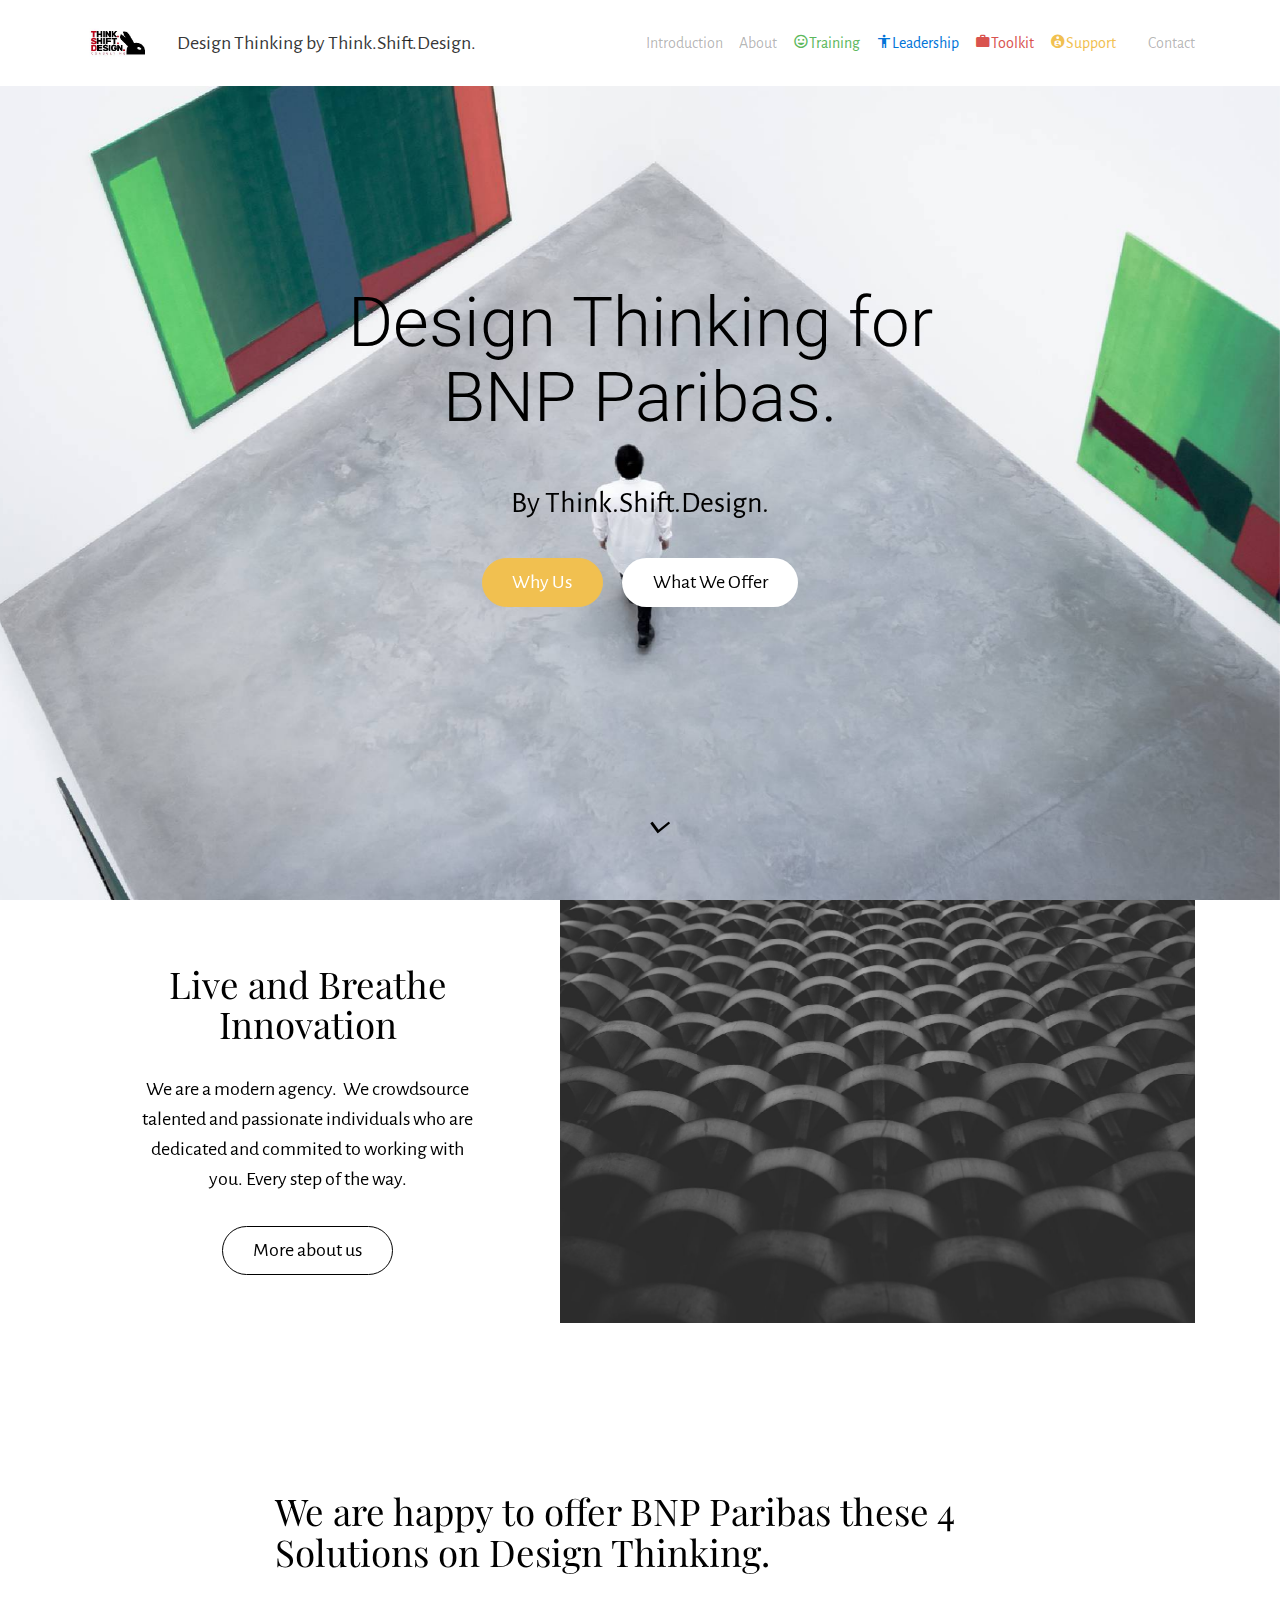
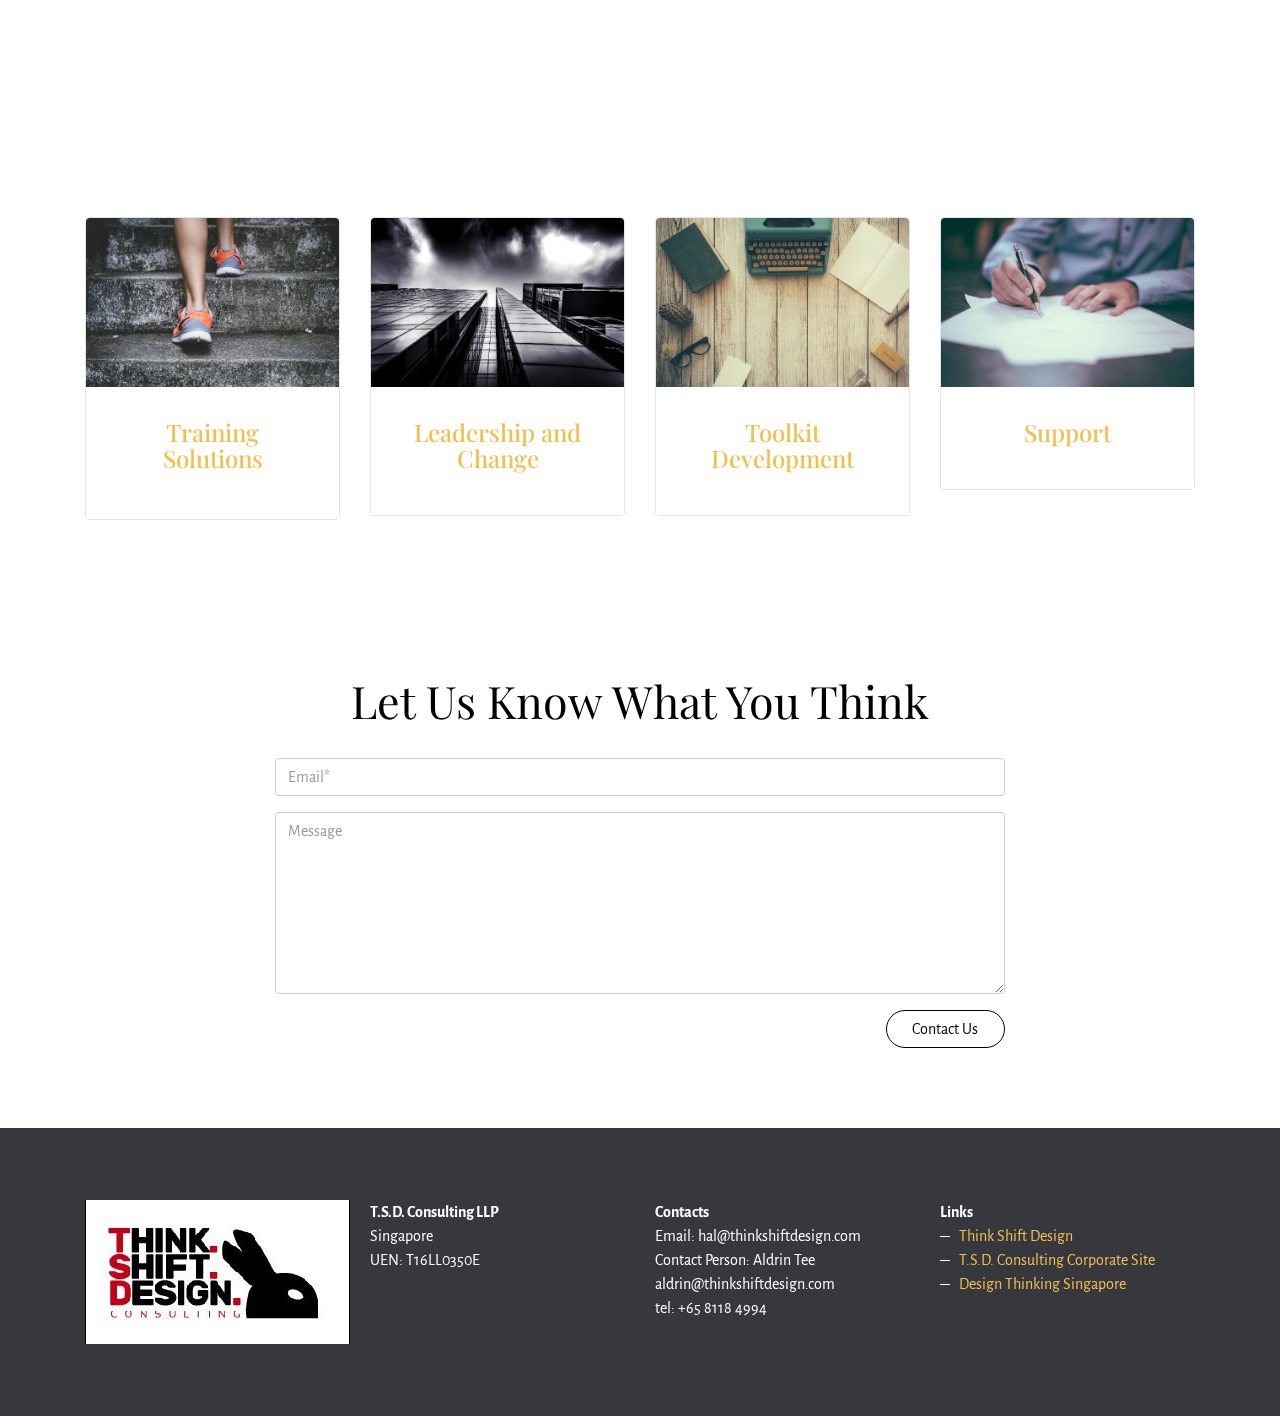
<file: index.html>
<!DOCTYPE html>
<html>
<head>
  <!-- Site made with Mobirise Website Builder v3.10.3, https://mobirise.com -->
  <meta charset="UTF-8">
  <meta http-equiv="X-UA-Compatible" content="IE=edge">
  <meta name="generator" content="Mobirise v3.10.3, mobirise.com">
  <meta name="viewport" content="width=device-width, initial-scale=1">
  <link rel="shortcut icon" href="assets/images/tsd-logo-01-whitered-236x128-18.jpg" type="image/x-icon">
  <meta name="description" content="">
  
  <link rel="stylesheet" href="https://fonts.googleapis.com/css?family=Playfair+Display:400,700&subset=latin,cyrillic">
  <link rel="stylesheet" href="https://fonts.googleapis.com/css?family=Alegreya+Sans:400,700&subset=latin,vietnamese,latin-ext">
  <link rel="stylesheet" href="assets/bootstrap-material-design-font/css/material.css">
  <link rel="stylesheet" href="assets/font-awesome/css/font-awesome.min.css">
  <link rel="stylesheet" href="assets/tether/tether.min.css">
  <link rel="stylesheet" href="assets/bootstrap/css/bootstrap.min.css">
  <link rel="stylesheet" href="assets/font-awesome/css/font-awesome.min.css">
  <link rel="stylesheet" href="assets/puritym/css/style.css">
  <link rel="stylesheet" href="assets/mobirise/css/mbr-additional.css" type="text/css">
  
  
  
</head>
<body>
<nav class="navbar navbar-light mbr-navbar navbar-fixed-top" id="menu-6" style="background-color: rgb(255, 255, 255);">
    <div class="container">
        <button class="navbar-toggler pull-right hidden-md-up" type="button" data-toggle="collapse" data-target="#exCollapsingNavbar2">
            ☰
        </button>
        <div class="clearfix"></div>
        <div class="collapse navbar-toggleable-sm" id="exCollapsingNavbar2">
            <span class="navbar-logo"><a href="http://www.thinkshiftdesign.com" target="_blank"><img src="assets/images/tsd-logo-01-whitered-236x128-18.jpg" alt="Mobirise"></a></span>
            <span><a class="navbar-brand" href="index.html">Design Thinking by Think.Shift.Design.</a></span>

            

            <ul class="nav navbar-nav pull-xs-right"><li class="nav-item"><a class="nav-link" href="index.html">Introduction</a></li> <li class="nav-item"><a class="nav-link" href="about.html">About</a></li> <li class="nav-item"><a class="nav-link text-success" href="training.html"><span class="mdi-editor-insert-emoticon mbr-iconfont mbr-iconfont-btn-parent"></span>Training</a></li> <li class="nav-item"><a class="nav-link text-primary" href="leadership.html"><span class="mdi-action-accessibility mbr-iconfont mbr-iconfont-btn-parent"></span>Leadership</a></li> <li class="nav-item"><a class="nav-link text-danger" href="toolkit.html"><span class="mdi-action-work mbr-iconfont mbr-iconfont-btn-parent"></span>Toolkit</a></li> <li class="nav-item"><a class="nav-link text-warning" href="support.html"><span class="mdi-action-account-child mbr-iconfont mbr-iconfont-btn-parent"></span>Support</a></li> <li class="nav-item"><a class="nav-link text-warning" href="toolkit.html"></a></li>   <li class="nav-item"><a class="nav-link" href="index.html#form1-19">Contact</a></li></ul>
        </div>
    </div>
</nav>

<section class="mbr-section mbr-section-full mbr-parallax-background mbr-after-navbar" id="header4-0" style="background-image: url(assets/images/full-unsplash-photo-1470072242968-5602a4283d62-2000x1344-5.jpg);">
    <div class="mbr-table-cell">
        
        <div class="container">
            <div class="row">
                <div class="col-md-8 col-md-offset-2 text-xs-center">

                    <h1 class="mbr-section-title display-1">Design Thinking for BNP Paribas.</h1>
                    <p class="lead">By Think.Shift.Design.</p>
                    <div class="mbr-buttons--center"><a class="btn btn-lg btn-warning" href="index.html#msg-box4-1">Why Us</a> <a class="btn btn-lg btn-white" href="index.html#features1-5">What We Offer</a></div>
                </div>
            </div>
        </div>
        <a class="mbr-arrow" href="#msg-box4-1"><i class="fa fa-angle-down"></i></a>
    </div>
</section>

<section class="mbr-section mbr-section-nopadding" id="msg-box4-1" style="background-color: rgb(255, 255, 255);">
    
    <div class="container">
        <div class="row">
            
            <div class="col-xs-12 col-md-6 col-lg-5 mbr-inner-padding text-xs-center">
                <h3 class="mbr-section-title display-4">Live and Breathe Innovation</h3>
                
                <div class="lead"><p>We are a modern agency. &nbsp;We crowdsource talented and passionate individuals who are dedicated and commited to working with you. Every step of the way.</p></div>
                <div><a class="btn btn-lg btn-secondary-outline" href="about.html" target="_blank">More about us</a> </div>
            </div>
            <div class="col-md-6 col-lg-7">
                <div class="mbr-figure"><img src="assets/images/full-unsplash-photo-1445630945852-d2fe3e22edf9-1400x933-33.jpg"></div>
            </div>
        </div>
    </div>
</section>

<section class="mbr-section mbr-section__container mbr-section__container--isolated" id="header3-u">
    <div class="container">
        <div class="row">
            <div class="col-md-8 col-md-offset-2">
                <h3 class="mbr-section-title display-4">We are happy to offer BNP Paribas these 4 Solutions on Design Thinking.<br></h3>
                
            </div>
        </div>
    </div>
</section>

<section class="mbr-section mbr-section-small" id="features1-5" style="background-color: rgb(255, 255, 255);">
    
    <div class="container">
        <div class="row">
            <div class="col-sm-6 col-md-3">
                <div class="card cart-block">
                    <div><a href="training.html"><img src="assets/images/full-unsplash-photo-1476480862126-209bfaa8edc8-600x400-18.jpg" class="card-img-top"></a></div>
                    <div class="card-block">
                        <h4 class="card-title text-xs-center"><p><a href="training.html" target="_blank">Training Solutions</a><a href="training.html" target="_blank"></a><a href="training.html" target="_blank"></a></p></h4>
                        
                        
                    </div>
                </div>
            </div>
            <div class="col-sm-6 col-md-3">
                <div class="card cart-block">
                    <div><a href="leadership.html"><img src="assets/images/full-unsplash-photo-1471523094700-e1ec9d935a90-600x400-56.jpg" class="card-img-top"></a></div>
                    <div class="card-block">
                        <h4 class="card-title text-xs-center"><a href="leadership.html" target="_blank">Leadership and Change</a></h4>
                        
                        
                    </div>
                </div>
            </div>
            <div class="col-sm-6 col-md-3">
                <div class="card cart-block">
                    <div><img src="assets/images/full-unsplash-photo-1432821596592-e2c18b78144f-600x400-53.jpg" class="card-img-top"></div>
                    <div class="card-block">
                        <h4 class="card-title text-xs-center"><a href="toolkit.html" target="_blank">Toolkit Development</a></h4>
                        
                        
                    </div>
                </div>
            </div>
            <div class="col-sm-6 col-md-3">
                <div class="card cart-block">
                    <div><img src="assets/images/full-unsplash-photo-1450101499163-c8848c66ca85-600x400-74.jpg" class="card-img-top"></div>
                    <div class="card-block">
                        <h4 class="card-title text-xs-center"><a href="consult.html" target="_blank">Support</a></h4>
                        
                        
                    </div>
                </div>
            </div>
        </div>
    </div>
</section>

<section class="mbr-section mbr-section-small" id="form1-19" style="background-color: rgb(255, 255, 255);">
    
    <div class="container">
        <div class="row">
            <div class="col-sm-8 col-sm-offset-2" data-form-type="formoid">
                <h2 class="mbr-section-title display-3 text-xs-center">Let Us Know What You Think</h2>

                <div data-form-alert="true"><div hidden="" data-form-alert-success="true">Thank You!</div></div>
                <form action="https://mobirise.com/" method="post" data-form-title="Let Us Know What You Think">
                    <input type="hidden" value="vPfOGq3w1CQr6xhQQACQlZstsvgDwd1WQoJ5+l4aiOnxbT8bMUJmErnctY9VEDDtEAkNGpxf9tsWK0qqMJ7KYnhhzlM4W0uSDJZ9Pt2Tuy2i8H55TG1LU2545DwjMz/f" data-form-email="true">
                    
                    <div class="form-group">
                        <input type="email" class="form-control" name="email" required="" placeholder="Email*" data-form-field="Email">
                    </div>
                    
                    <div class="form-group">
                        <textarea class="form-control" name="message" rows="7" placeholder="Message" data-form-field="Message"></textarea>
                    </div>
                    <div class="text-xs-right"><button type="submit" class="btn btn-secondary-outline">Contact Us</button></div>
                </form>
            </div>
        </div>
    </div>
</section>

<section class="mbr-section mbr-section-small mbr-footer" id="contacts1-1b" style="background-color: rgb(55, 56, 62);">
    
    <div class="container">
        <div class="row">
            <div class="col-xs-12 col-md-3">
                <div><img src="assets/images/tsd-logo-01-265x144-5.jpg"></div>
            </div>
            <div class="col-xs-12 col-md-3">
                <p><strong>T.S.D. Consulting LLP</strong><br>
Singapore<br>
UEN:&nbsp;T16LL0350E</p>
            </div>
            <div class="col-xs-12 col-md-3">
                <p><strong>Contacts</strong><br>Email: hal@thinkshiftdesign.com<br>Contact Person: Aldrin Tee aldrin@thinkshiftdesign.com<br>
tel: +65 8118 4994</p>
            </div>
            <div class="col-xs-12 col-md-3"><strong>Links</strong><ul><li><a href="http://www.thinkshiftdesign.com" target="_blank">Think Shift Design</a><a href="https://mobirise.com/"></a></li><li><a href="http://corporate.thinkshiftdesign.com" target="_blank">T.S.D. Consulting Corporate Site</a><a href="https://mobirise.com/mobirise-free-win.zip"></a></li><li><a href="http://www.designthinkingsingapore.com" target="_blank">Design Thinking Singapore</a><a href="https://mobirise.com/mobirise-free-mac.zip"></a></li></ul></div>
        </div>
    </div>
</section>


  <script src="assets/web/assets/jquery/jquery.min.js"></script>
  <script src="assets/tether/tether.min.js"></script>
  <script src="assets/bootstrap/js/bootstrap.min.js"></script>
  <script src="assets/smooth-scroll/SmoothScroll.js"></script>
  <script src="assets/jarallax/jarallax.js"></script>
  <script src="assets/puritym/js/script.js"></script>
  <script src="assets/formoid/formoid.min.js"></script>
  
  
</body>
</html>
</file>
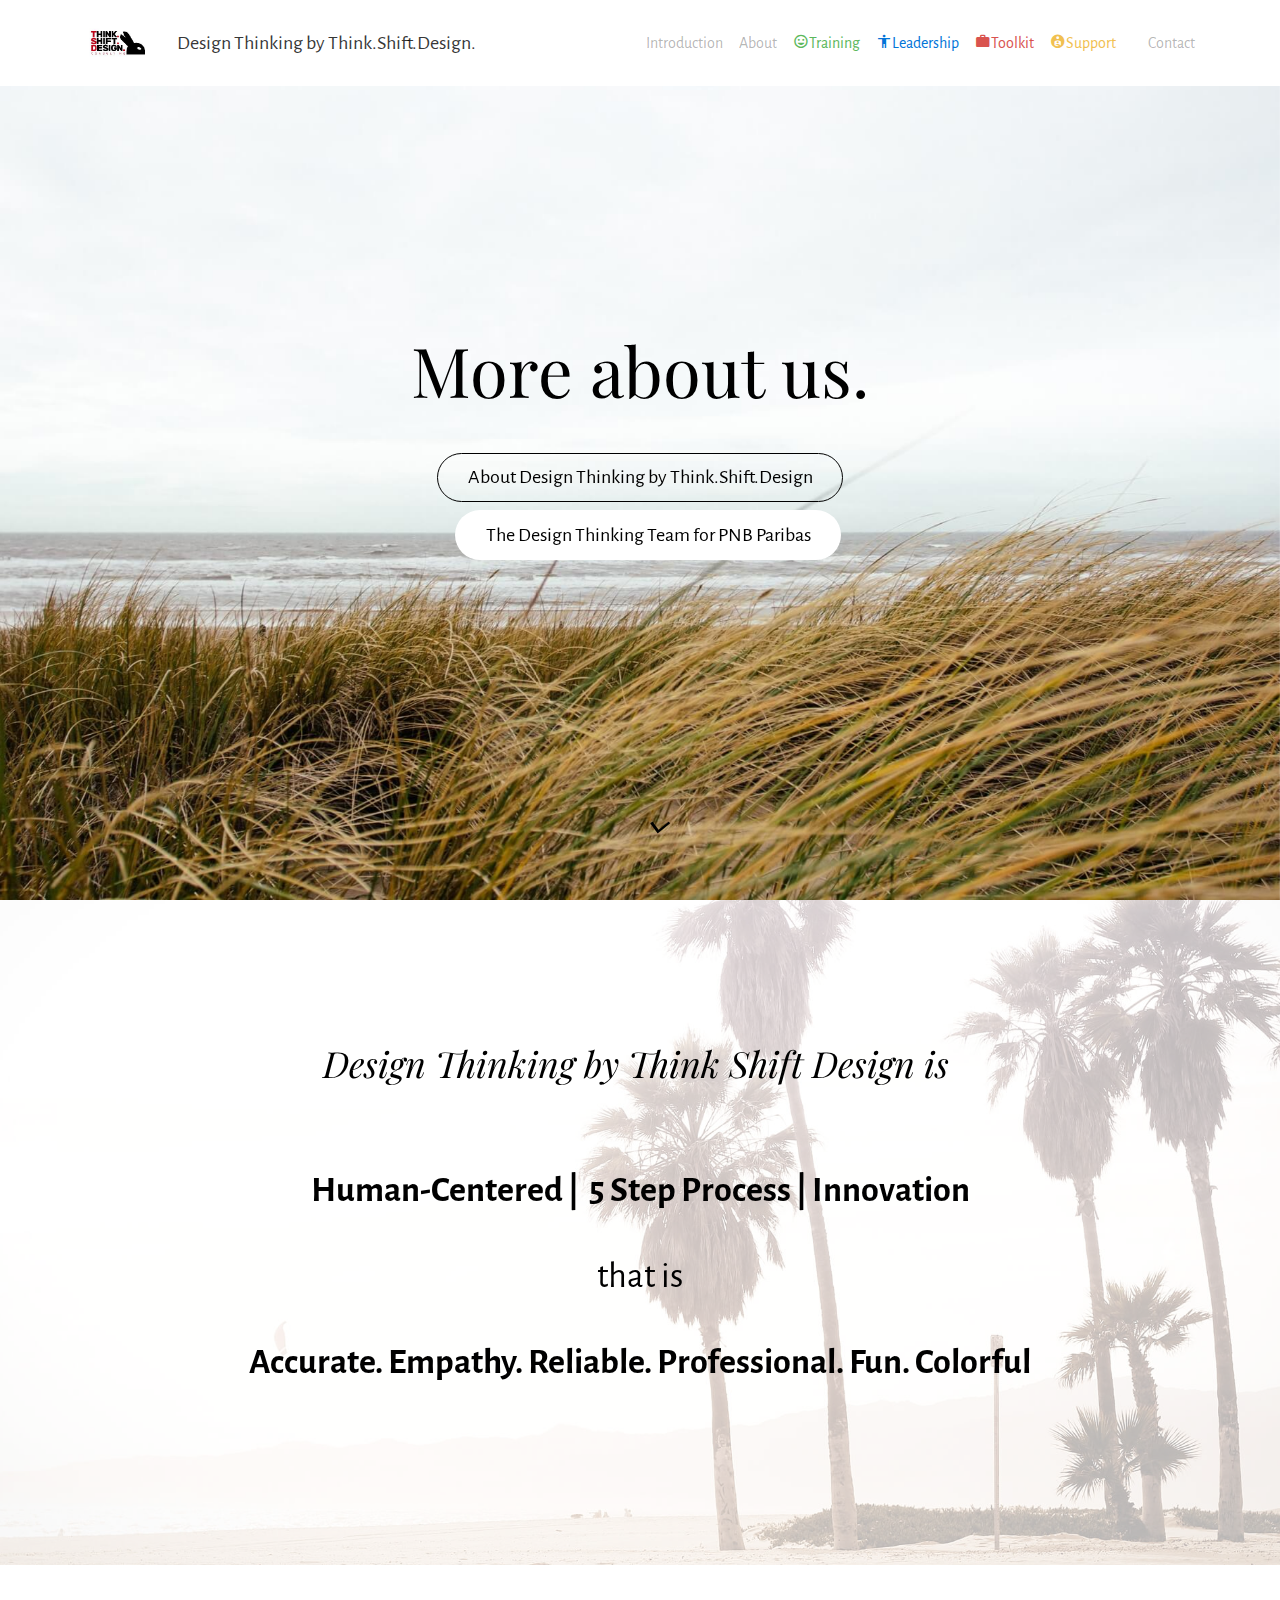
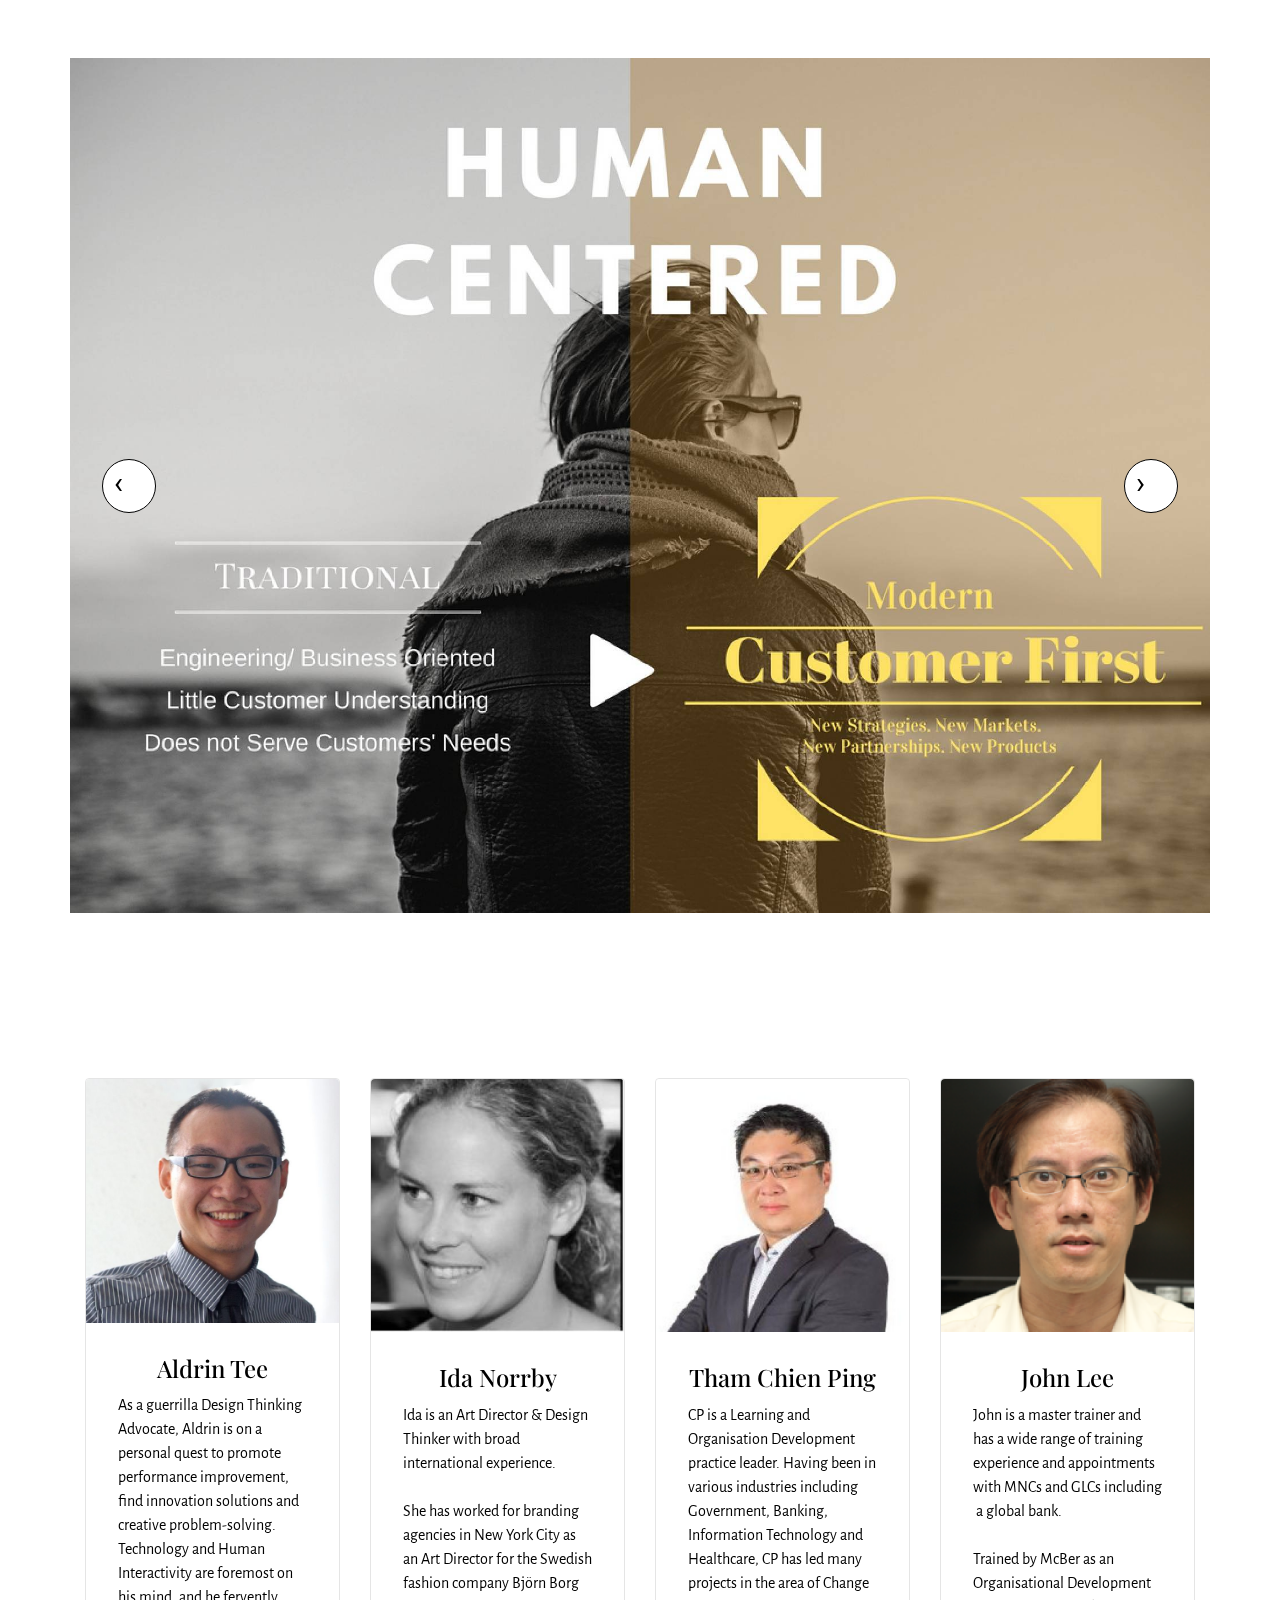
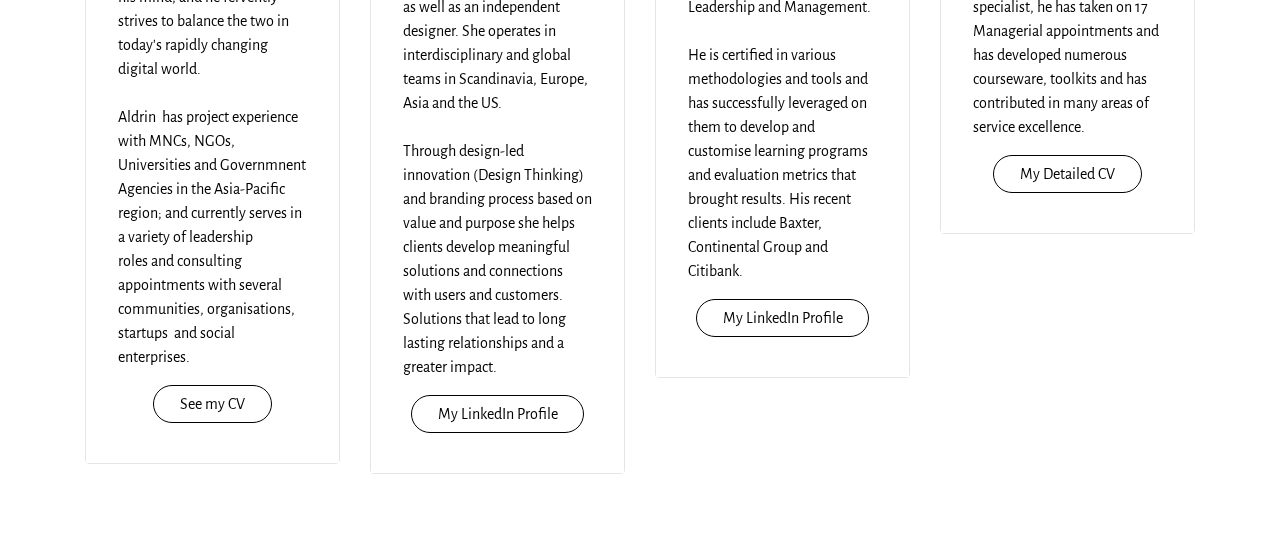
<file: about.html>
<!DOCTYPE html>
<html>
<head>
  <!-- Site made with Mobirise Website Builder v3.10.3, https://mobirise.com -->
  <meta charset="UTF-8">
  <meta http-equiv="X-UA-Compatible" content="IE=edge">
  <meta name="generator" content="Mobirise v3.10.3, mobirise.com">
  <meta name="viewport" content="width=device-width, initial-scale=1">
  <link rel="shortcut icon" href="assets/images/tsd-logo-01-whitered-236x128-18.jpg" type="image/x-icon">
  <meta name="description" content="">
  <title>Design Thinking about & Team</title>
  <link rel="stylesheet" href="https://fonts.googleapis.com/css?family=Playfair+Display:400,700&subset=latin,cyrillic">
  <link rel="stylesheet" href="https://fonts.googleapis.com/css?family=Alegreya+Sans:400,700&subset=latin,vietnamese,latin-ext">
  <link rel="stylesheet" href="assets/bootstrap-material-design-font/css/material.css">
  <link rel="stylesheet" href="assets/font-awesome/css/font-awesome.min.css">
  <link rel="stylesheet" href="assets/tether/tether.min.css">
  <link rel="stylesheet" href="assets/bootstrap/css/bootstrap.min.css">
  <link rel="stylesheet" href="assets/font-awesome/css/font-awesome.min.css">
  <link rel="stylesheet" href="assets/puritym/css/style.css">
  <link rel="stylesheet" href="assets/mobirise/css/mbr-additional.css" type="text/css">
  
  
  
</head>
<body>
<nav class="navbar navbar-light mbr-navbar navbar-fixed-top" id="menu-13" style="background-color: rgb(255, 255, 255);">
    <div class="container">
        <button class="navbar-toggler pull-right hidden-md-up" type="button" data-toggle="collapse" data-target="#exCollapsingNavbar2">
            ☰
        </button>
        <div class="clearfix"></div>
        <div class="collapse navbar-toggleable-sm" id="exCollapsingNavbar2">
            <span class="navbar-logo"><a href="http://www.thinkshiftdesign.com" target="_blank"><img src="assets/images/tsd-logo-01-whitered-236x128-18.jpg" alt="Mobirise"></a></span>
            <span><a class="navbar-brand" href="index.html">Design Thinking by Think.Shift.Design.</a></span>

            

            <ul class="nav navbar-nav pull-xs-right"><li class="nav-item"><a class="nav-link" href="index.html">Introduction</a></li> <li class="nav-item"><a class="nav-link" href="about.html">About</a></li> <li class="nav-item"><a class="nav-link text-success" href="training.html"><span class="mdi-editor-insert-emoticon mbr-iconfont mbr-iconfont-btn-parent"></span>Training</a></li> <li class="nav-item"><a class="nav-link text-primary" href="leadership.html"><span class="mdi-action-accessibility mbr-iconfont mbr-iconfont-btn-parent"></span>Leadership</a></li> <li class="nav-item"><a class="nav-link text-danger" href="toolkit.html"><span class="mdi-action-work mbr-iconfont mbr-iconfont-btn-parent"></span>Toolkit</a></li> <li class="nav-item"><a class="nav-link text-warning" href="support.html"><span class="mdi-action-account-child mbr-iconfont mbr-iconfont-btn-parent"></span>Support</a></li> <li class="nav-item"><a class="nav-link text-warning" href="toolkit.html"></a></li>   <li class="nav-item"><a class="nav-link" href="index.html#form1-19">Contact</a></li></ul>
        </div>
    </div>
</nav>

<section class="mbr-section mbr-section-full mbr-parallax-background mbr-after-navbar" id="header1-15" style="background-image: url(assets/images/photo-1.jpg);">
    <div class="mbr-table-cell">
        
        <div class="container">
            <div class="row">
                <div class="col-md-8 col-md-offset-2 text-xs-center">

                    <h1 class="mbr-section-title display-1">More about us.</h1>
                    
                    <div class="mbr-buttons--center"><a class="btn btn-lg btn-secondary-outline" href="about.html#content5-1f">About Design Thinking by Think.Shift.Design</a> <a class="btn btn-lg btn-white" href="team.html#features1-14">The Design Thinking Team for PNB Paribas</a></div>
                </div>
            </div>
        </div>
        <a class="mbr-arrow" href="#content5-1f"><i class="fa fa-angle-down"></i></a>
    </div>
</section>

<section class="mbr-section col-undefined mbr-parallax-background" id="content5-1f" style="background-image: url(assets/images/photo-3.jpg);">
    <div class="mbr-overlay" style="opacity: 0.7; background-color: rgb(255, 255, 255);"></div>
    <div class="container">
        <h3 class="mbr-section-title display-2"><em>Design Thinking by Think Shift Design is&nbsp;<br></em><br></h3>
        <div class="lead"><p><strong>Human-Centered | &nbsp;5 Step Process | Innovation</strong></p><p>that is</p><p><strong>Accurate. Empathy. Reliable. Professional. Fun. Colorful</strong></p></div>
    </div>
</section>

<section class="mbr-slider mbr-section mbr-section__container carousel slide mbr-section-nopadding" data-ride="carousel" data-keyboard="false" data-wrap="true" data-interval="5000" id="slider-17" style="background-color: rgb(255, 255, 255);">
    <div class=" container boxed-slider">
        <div>
            <div>
                
                <div class="carousel-inner" role="listbox">
                    <div class="mbr-section carousel-item dark center active">
                        <div class="mbr-table-cell">
                         
                            <div>
                                <img src="assets/images/human-centered-2000x1500-2.jpg">
                                <div class="row">
                                    <div class="col-md-8 col-md-offset-2 text-xs-center">
                                        
                                        

                                        
                                    </div>
                                </div>
                            </div>
                        </div>
                    </div><div class="mbr-section carousel-item dark center">
                        <div class="mbr-table-cell">
                         
                            <div>
                                <img src="assets/images/5-step-design-thinking-2000x1500-93.png">
                                <div class="row">
                                    <div class="col-md-8 col-md-offset-2 text-xs-center">
                                        
                                        

                                        
                                    </div>
                                </div>
                            </div>
                        </div>
                    </div><div class="mbr-section carousel-item dark center">
                        <div class="mbr-table-cell">
                         
                            <div>
                                <img src="assets/images/innovationfeasibilitydesirabilityviability-plain-2000x1333-32.jpg">
                                <div class="row">
                                    <div class="col-md-8 col-md-offset-2 text-xs-center">
                                        <h2 class="mbr-section-title display-1"><span style="color: inherit; line-height: 1.1;"><br></span><br><br></h2>
                                        <p class="lead"></p>

                                        
                                    </div>
                                </div>
                            </div>
                        </div>
                    </div><div class="mbr-section carousel-item dark center">
                        <div class="mbr-table-cell">
                         
                            <div>
                                <img src="assets/images/4-points-about-dts-2000x1500-55.png">
                                <div class="row">
                                    <div class="col-md-8 col-md-offset-2 text-xs-center">
                                        
                                        

                                        
                                    </div>
                                </div>
                            </div>
                        </div>
                    </div>
                </div>
                
                <a data-app-prevent-settings="" class="left carousel-control" role="button" data-slide="prev" href="#slider-17">
                    <span class="icon-prev" aria-hidden="true"></span>
                    <span class="sr-only">Previous</span>
                </a>
                <a data-app-prevent-settings="" class="right carousel-control" role="button" data-slide="next" href="#slider-17">
                    <span class="icon-next" aria-hidden="true"></span>
                    <span class="sr-only">Next</span>
                </a>
            </div>
        </div>
    </div>
</section>

<section class="mbr-section mbr-section-small" id="features1-14" style="background-color: rgb(255, 255, 255);">
    
    <div class="container">
        <div class="row">
            <div class="col-sm-6 col-md-3">
                <div class="card cart-block">
                    <div><img src="assets/images/aldrin-tee-the-professional-cut-600x578-55.jpg" class="card-img-top"></div>
                    <div class="card-block">
                        <h4 class="card-title text-xs-center">Aldrin Tee</h4>
                        <p class="card-text">As a guerrilla Design Thinking Advocate, Aldrin is on a personal quest to promote performance improvement, find innovation solutions&nbsp;<span style="font-size: 1rem; line-height: 1.5;">and creative problem-solving. Technology and Human Interactivity are foremost on his mind, and he fervently strives to balance the two in today's rapidly changing digital world.&nbsp;</span><br><span style="font-size: 1rem; line-height: 1.5;"><br></span><span style="font-size: 1rem; line-height: 1.5;">Aldrin &nbsp;has project experience with MNCs, NGOs, Universities and Governmnent Agencies in the&nbsp;</span>Asia-Pacific region; and c<span style="font-size: 1rem; line-height: 1.5;">urrently serves in a variety of leadership roles&nbsp;</span><span style="font-size: 1rem; line-height: 1.5;">and consulting appointments with several communities, organisations, startups &nbsp;and social enterprises.</span><br></p>
                        <div class="text-xs-center"><a href="https://drive.google.com/open?id=0B2Mlxd1VkeqccWs4UE1WeGlISFk" class="btn btn-secondary-outline" target="_blank">See my CV</a></div>
                    </div>
                </div>
            </div>
            <div class="col-sm-6 col-md-3">
                <div class="card cart-block">
                    <div><img src="assets/images/idanorrby-600x600-72.jpg" class="card-img-top"></div>
                    <div class="card-block">
                        <h4 class="card-title text-xs-center">Ida Norrby</h4>
                        <p class="card-text">Ida is an Art Director &amp; Design Thinker with broad international experience.<br><br>She has worked for branding agencies in New York City as an Art Director for the Swedish fashion company Björn Borg as well as an independent designer. She operates in interdisciplinary and global teams in Scandinavia, Europe, Asia and the US.<br><br>Through design-led innovation (Design Thinking) and branding process based on value and purpose she helps clients develop meaningful solutions and connections with users and customers. Solutions that lead to long lasting relationships and a greater impact.<br></p>
                        <div class="text-xs-center"><a href="https://www.linkedin.com/in/idanorrby" class="btn btn-secondary-outline" target="_blank">My LinkedIn Profile</a></div>
                    </div>
                </div>
            </div>
            <div class="col-sm-6 col-md-3">
                <div class="card cart-block">
                    <div><img src="assets/images/thamcp-600x600-55.jpg" class="card-img-top"></div>
                    <div class="card-block">
                        <h4 class="card-title text-xs-center">Tham Chien Ping</h4>
                        <p class="card-text">CP is a Learning and Organisation Development practice leader.  Having been in various industries including Government, Banking, Information Technology and Healthcare, CP has led many projects in the area of Change Leadership and Management.  <br><br>He is certified in various methodologies and tools and has successfully leveraged on them to develop and customise learning programs and evaluation metrics that brought results. His recent clients include Baxter, Continental Group and Citibank.&nbsp;<br></p>
                        <div class="text-xs-center"><a href="https://www.linkedin.com/in/thamcp" class="btn btn-secondary-outline" target="_blank">My LinkedIn Profile</a></div>
                    </div>
                </div>
            </div>
            <div class="col-sm-6 col-md-3">
                <div class="card cart-block">
                    <div><img src="assets/images/john-lee-600x600-83.png" class="card-img-top" title="John Lee"></div>
                    <div class="card-block">
                        <h4 class="card-title text-xs-center">John Lee</h4>
                        <p class="card-text">John is a master trainer and has a wide range of training experience and appointments with MNCs and GLCs including &nbsp;a global bank. <br><br>Trained by McBer as an Organisational Development specialist, he has taken on 17 Managerial appointments and has developed numerous courseware, toolkits and has contributed in many areas of service excellence.&nbsp;</p>
                        <div class="text-xs-center"><a href="https://drive.google.com/open?id=0B2Mlxd1VkeqcOW1zNjc2WUFUOEU" class="btn btn-secondary-outline" target="_blank">My Detailed CV</a></div>
                    </div>
                </div>
            </div>
        </div>
    </div>
</section>


  <script src="assets/web/assets/jquery/jquery.min.js"></script>
  <script src="assets/tether/tether.min.js"></script>
  <script src="assets/bootstrap/js/bootstrap.min.js"></script>
  <script src="assets/smooth-scroll/SmoothScroll.js"></script>
  <script src="assets/jarallax/jarallax.js"></script>
  <script src="assets/bootstrap-carousel-swipe/bootstrap-carousel-swipe.js"></script>
  <script src="assets/puritym/js/script.js"></script>
  
  
</body>
</html>
</file>
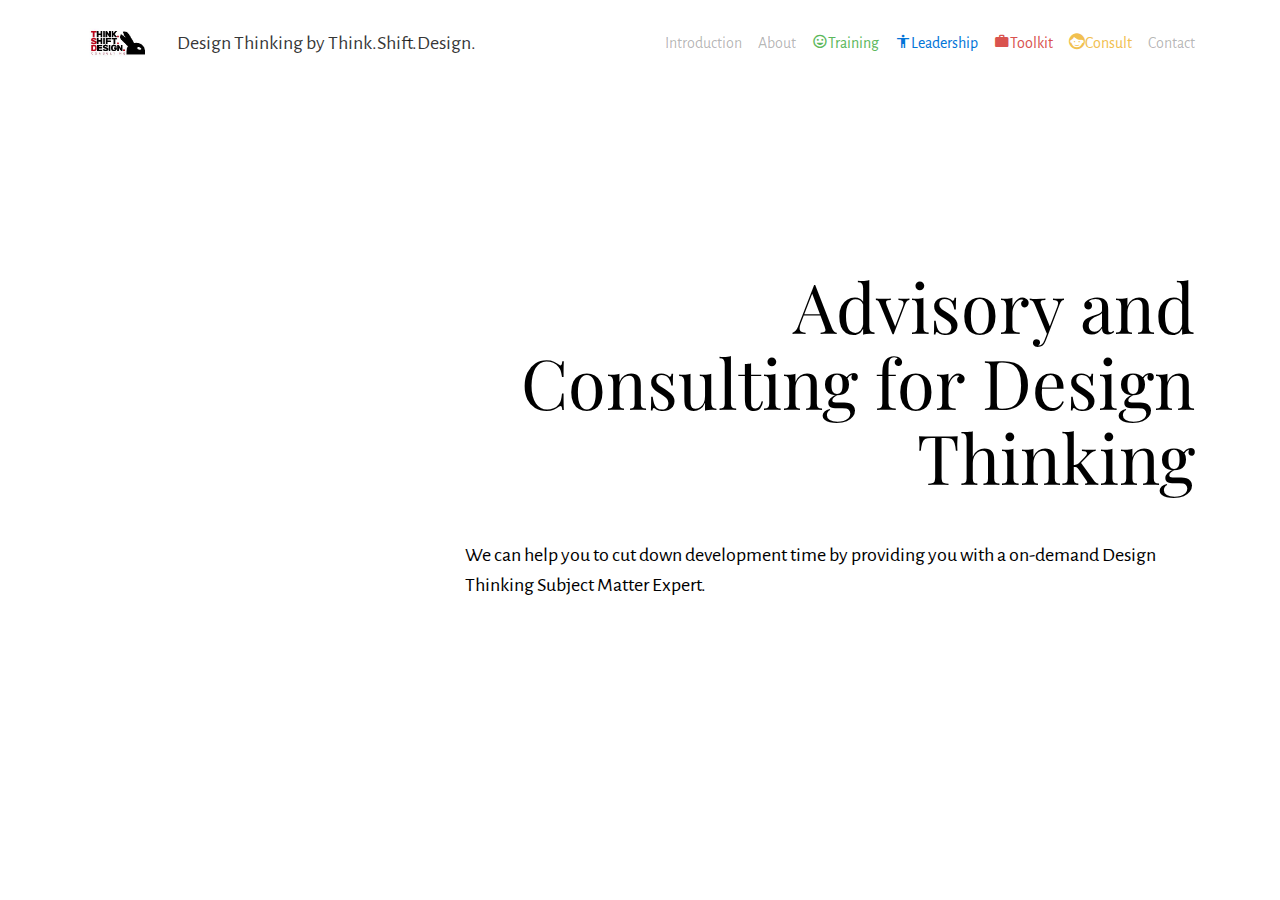
<file: consult.html>
<!DOCTYPE html>
<html>
<head>
  <!-- Site made with Mobirise Website Builder v3.10.3, https://mobirise.com -->
  <meta charset="UTF-8">
  <meta http-equiv="X-UA-Compatible" content="IE=edge">
  <meta name="generator" content="Mobirise v3.10.3, mobirise.com">
  <meta name="viewport" content="width=device-width, initial-scale=1">
  <link rel="shortcut icon" href="assets/images/tsd-logo-01-whitered-236x128-18.jpg" type="image/x-icon">
  <meta name="description" content="">
  <title>Design Thinking On-demand Consultation</title>
  <link rel="stylesheet" href="https://fonts.googleapis.com/css?family=Playfair+Display:400,700&subset=latin,cyrillic">
  <link rel="stylesheet" href="https://fonts.googleapis.com/css?family=Alegreya+Sans:400,700&subset=latin,vietnamese,latin-ext">
  <link rel="stylesheet" href="assets/bootstrap-material-design-font/css/material.css">
  <link rel="stylesheet" href="assets/font-awesome/css/font-awesome.min.css">
  <link rel="stylesheet" href="assets/tether/tether.min.css">
  <link rel="stylesheet" href="assets/bootstrap/css/bootstrap.min.css">
  <link rel="stylesheet" href="assets/font-awesome/css/font-awesome.min.css">
  <link rel="stylesheet" href="assets/puritym/css/style.css">
  <link rel="stylesheet" href="assets/mobirise/css/mbr-additional.css" type="text/css">
  
  
  
</head>
<body>
<nav class="navbar navbar-light mbr-navbar navbar-fixed-top" id="menu-t" style="background-color: rgb(255, 255, 255);">
    <div class="container">
        <button class="navbar-toggler pull-right hidden-md-up" type="button" data-toggle="collapse" data-target="#exCollapsingNavbar2">
            ☰
        </button>
        <div class="clearfix"></div>
        <div class="collapse navbar-toggleable-sm" id="exCollapsingNavbar2">
            <span class="navbar-logo"><a href="http://www.thinkshiftdesign.com" target="_blank"><img src="assets/images/tsd-logo-01-whitered-236x128-73.jpg" alt="Mobirise"></a></span>
            <span><a class="navbar-brand" href="index.html">Design Thinking by Think.Shift.Design.</a></span>

            

            <ul class="nav navbar-nav pull-xs-right"><li class="nav-item"><a class="nav-link" href="index.html">Introduction</a></li> <li class="nav-item"><a class="nav-link" href="index.html">About</a></li> <li class="nav-item"><a class="nav-link text-success" href="training.html"><span class="mdi-editor-insert-emoticon mbr-iconfont mbr-iconfont-btn-parent"></span>Training</a></li> <li class="nav-item"><a class="nav-link text-primary" href="leadership.html"><span class="mdi-action-accessibility mbr-iconfont mbr-iconfont-btn-parent"></span>Leadership</a></li> <li class="nav-item"><a class="nav-link text-danger" href="toolkit.html"><span class="mdi-action-work mbr-iconfont mbr-iconfont-btn-parent"></span>Toolkit</a></li> <li class="nav-item"><a class="nav-link text-warning" href="leadership.html"><span class="mdi-action-face-unlock mbr-iconfont mbr-iconfont-btn-parent"></span>Consult</a></li><li class="nav-item"><a class="nav-link" href="http://www.thinkshiftdesign.com" target="_blank">Contact</a></li></ul>
        </div>
    </div>
</nav>

<section class="mbr-section mbr-section-full mbr-after-navbar" id="header2-z" style="background-color: rgb(255, 255, 255);">
    <div class="mbr-table-cell">
        
        <div class="container">
            <div class="row">
                <div class="col-md-8 col-md-offset-4 text-xs-right">

                    <h1 class="mbr-section-title display-1">Advisory and Consulting for Design Thinking</h1>
                    <p class="lead">We can help you to cut down development time by providing you with a on-demand Design Thinking Subject Matter Expert.</p>
                    
                </div>
            </div>
        </div>
        
    </div>
</section>


  <script src="assets/web/assets/jquery/jquery.min.js"></script>
  <script src="assets/tether/tether.min.js"></script>
  <script src="assets/bootstrap/js/bootstrap.min.js"></script>
  <script src="assets/smooth-scroll/SmoothScroll.js"></script>
  <script src="assets/puritym/js/script.js"></script>
  
  
</body>
</html>
</file>
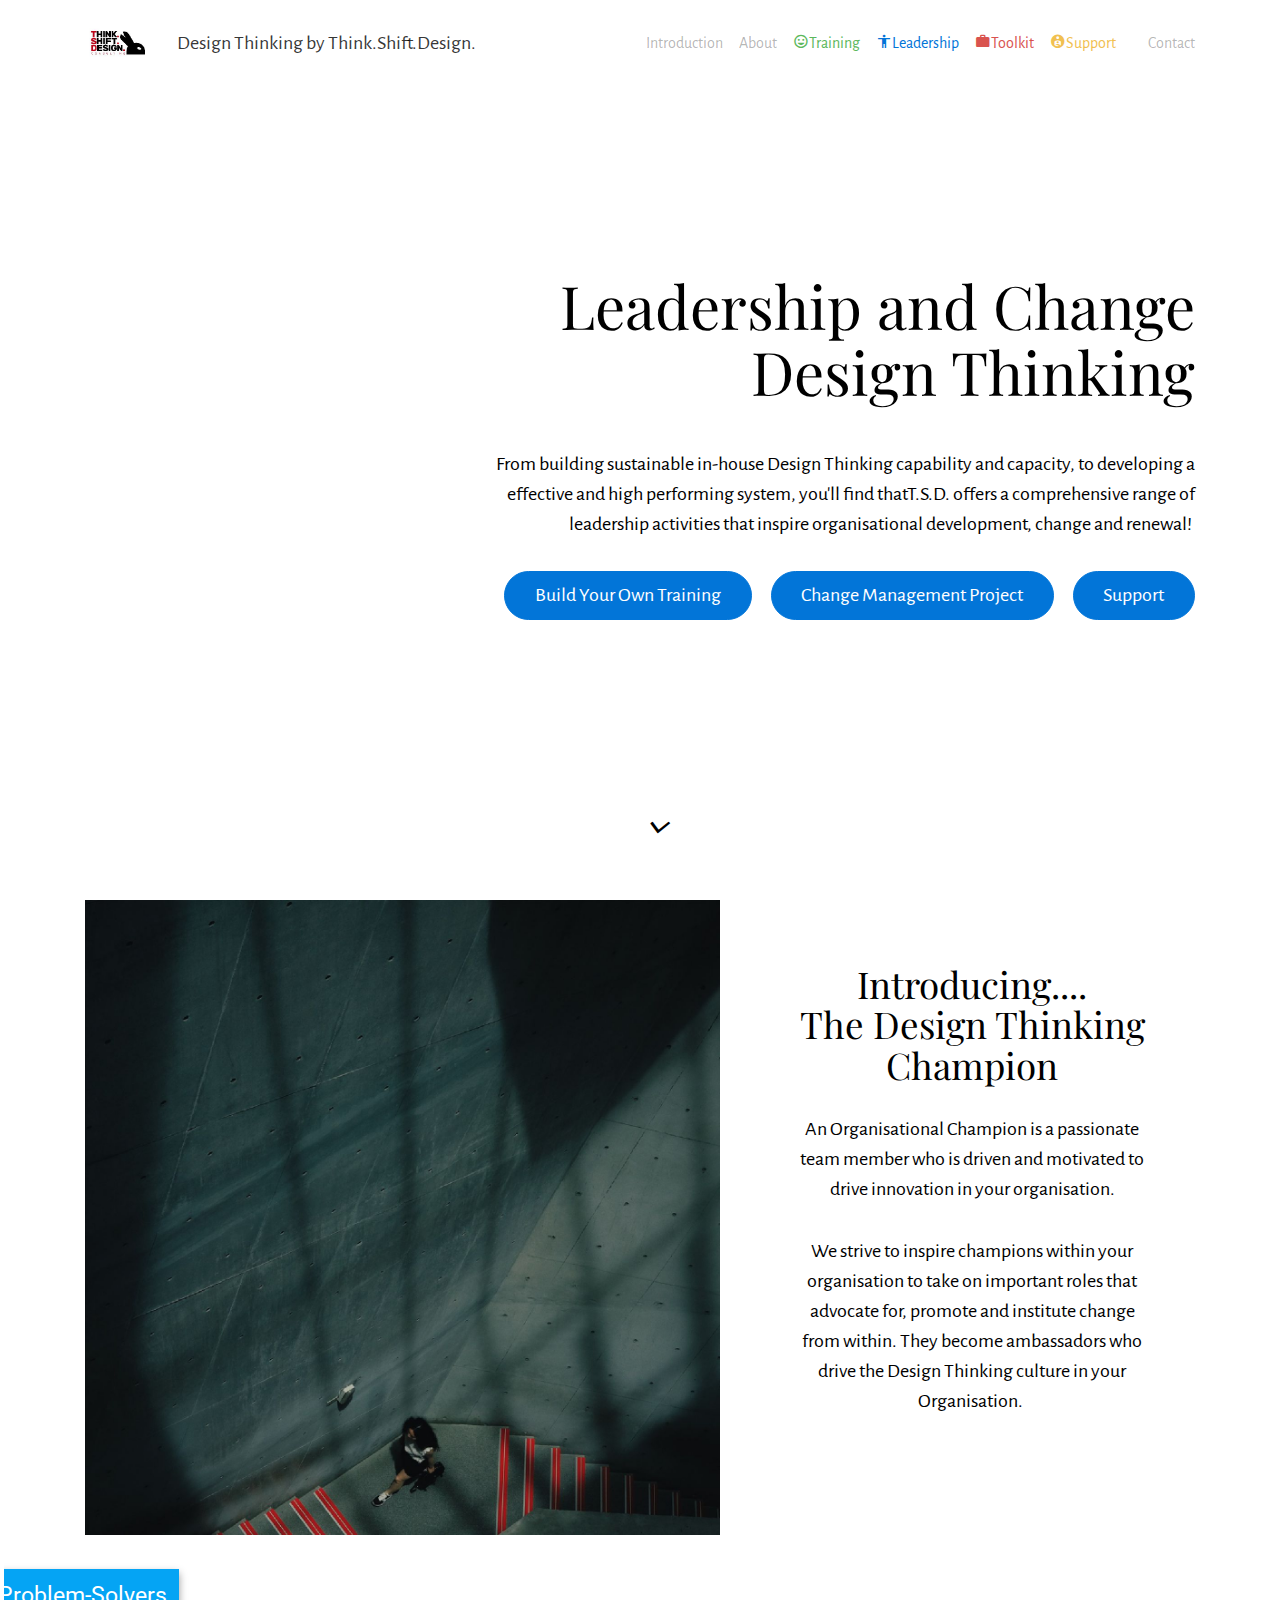
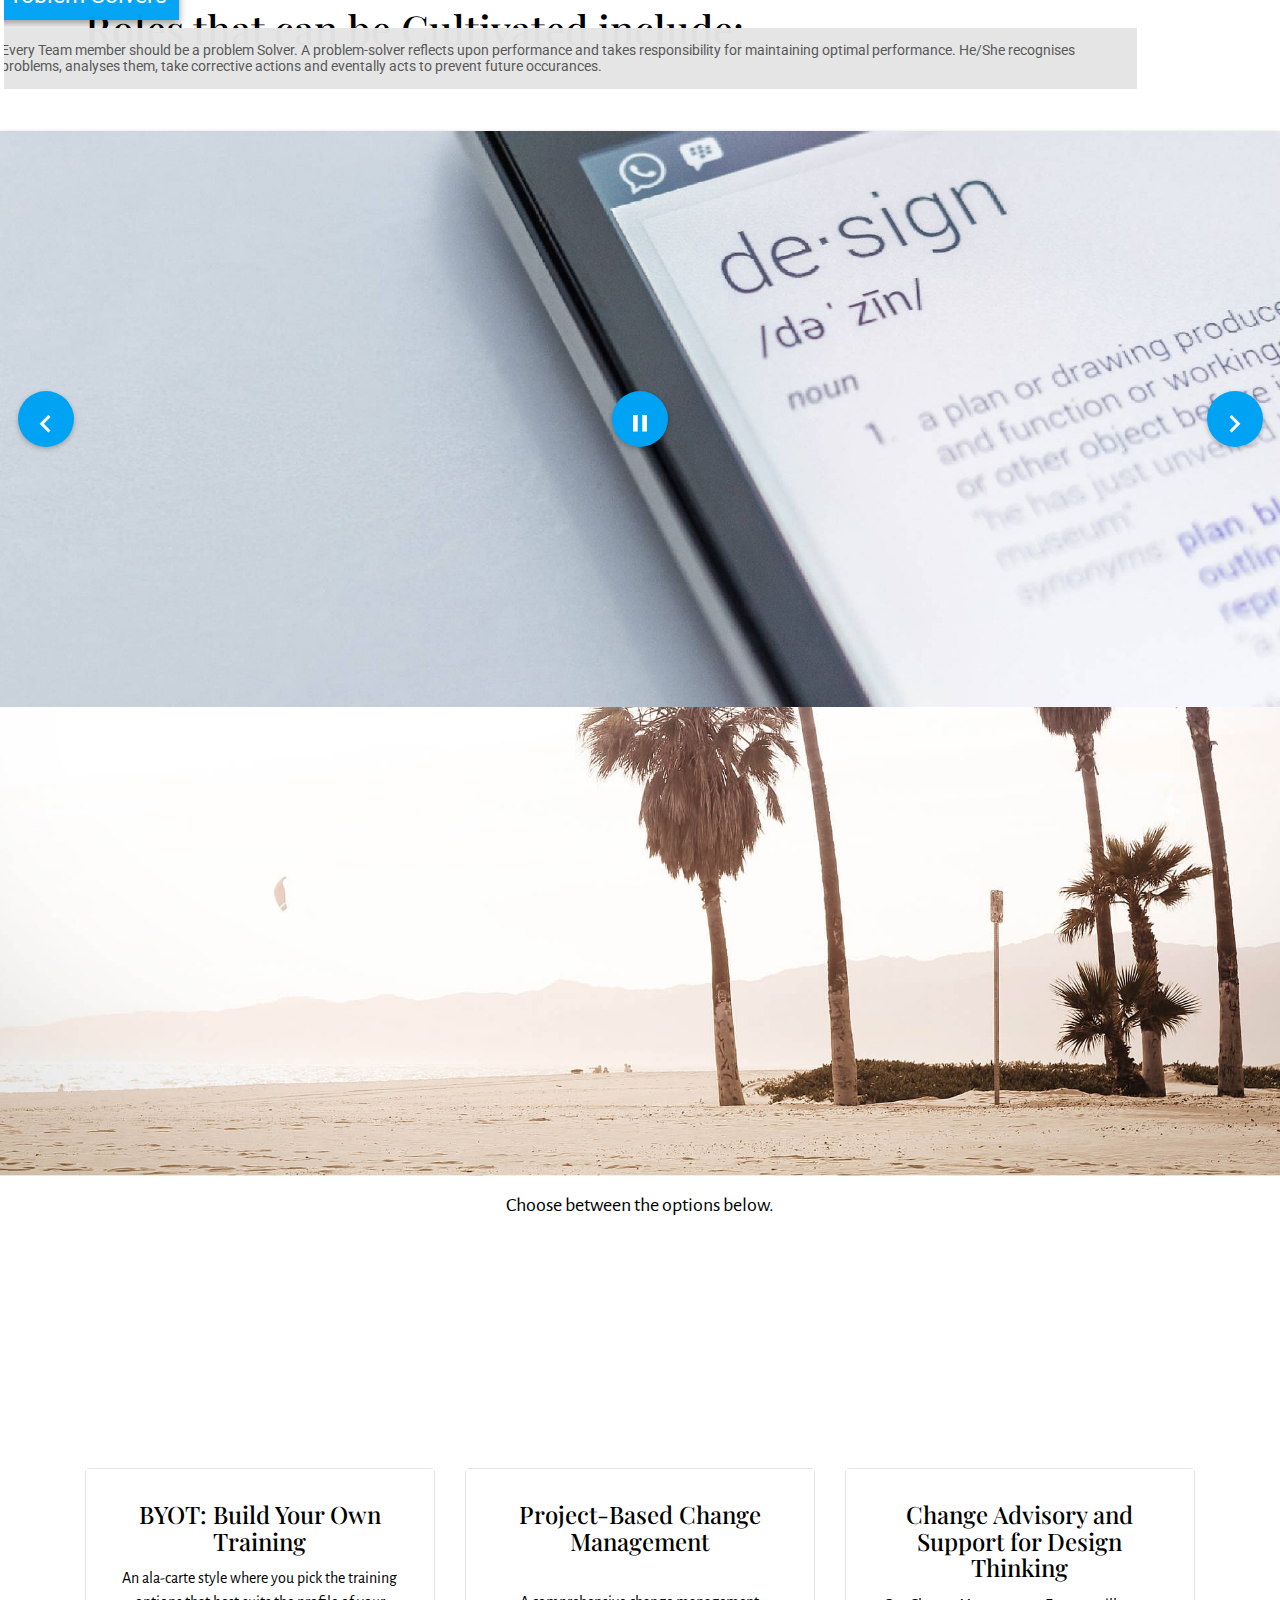
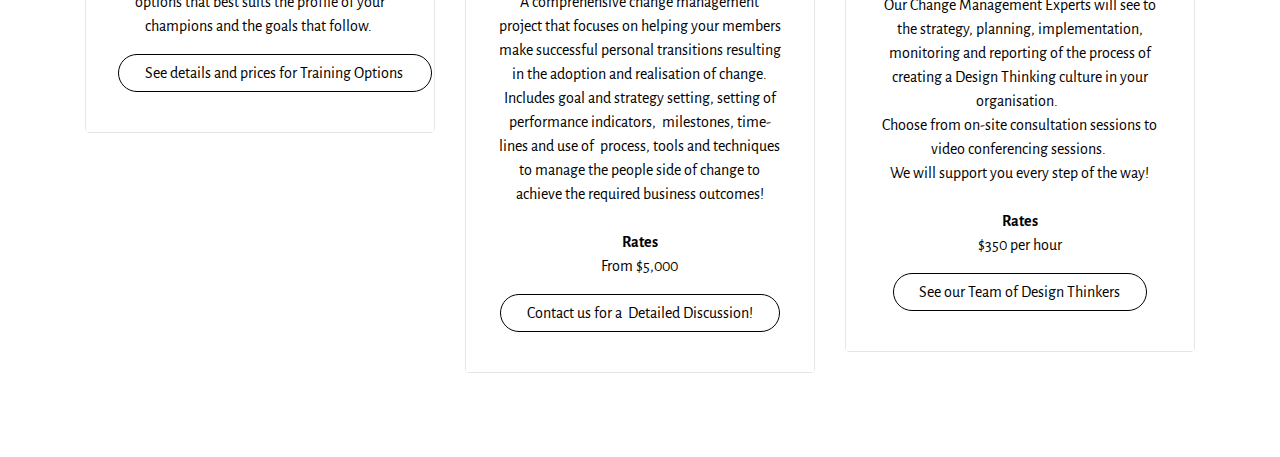
<file: leadership.html>
<!DOCTYPE html>
<html>
<head>
  <!-- Site made with Mobirise Website Builder v3.10.3, https://mobirise.com -->
  <meta charset="UTF-8">
  <meta http-equiv="X-UA-Compatible" content="IE=edge">
  <meta name="generator" content="Mobirise v3.10.3, mobirise.com">
  <meta name="viewport" content="width=device-width, initial-scale=1">
  <link rel="shortcut icon" href="assets/images/tsd-logo-01-whitered-236x128-18.jpg" type="image/x-icon">
  <meta name="description" content="">
  <title>Design Thinking Leadership</title>
  <link rel="stylesheet" href="https://fonts.googleapis.com/css?family=Playfair+Display:400,700&subset=latin,cyrillic">
  <link rel="stylesheet" href="https://fonts.googleapis.com/css?family=Alegreya+Sans:400,700&subset=latin,vietnamese,latin-ext">
  <link rel="stylesheet" href="assets/bootstrap-material-design-font/css/material.css">
  <link rel="stylesheet" href="assets/font-awesome/css/font-awesome.min.css">
  <link rel="stylesheet" href="assets/tether/tether.min.css">
  <link rel="stylesheet" href="assets/bootstrap/css/bootstrap.min.css">
  <link rel="stylesheet" href="assets/font-awesome/css/font-awesome.min.css">
  <link rel="stylesheet" href="assets/puritym/css/style.css">
  <link rel="stylesheet" href="assets/wowslider-init/style.css">
  <link rel="stylesheet" href="assets/mobirise/css/mbr-additional.css" type="text/css">
  
  
  
<link rel="stylesheet" href = "assets/wowslider-init/material/style.css"></link></head>
<body>
<nav class="navbar navbar-light mbr-navbar navbar-fixed-top" id="menu-e" style="background-color: rgb(255, 255, 255);">
    <div class="container">
        <button class="navbar-toggler pull-right hidden-md-up" type="button" data-toggle="collapse" data-target="#exCollapsingNavbar2">
            ☰
        </button>
        <div class="clearfix"></div>
        <div class="collapse navbar-toggleable-sm" id="exCollapsingNavbar2">
            <span class="navbar-logo"><a href="http://www.thinkshiftdesign.com" target="_blank"><img src="assets/images/tsd-logo-01-whitered-236x128-73.jpg" alt="Mobirise"></a></span>
            <span><a class="navbar-brand" href="index.html">Design Thinking by Think.Shift.Design.</a></span>

            

            <ul class="nav navbar-nav pull-xs-right"><li class="nav-item"><a class="nav-link" href="index.html">Introduction</a></li> <li class="nav-item"><a class="nav-link" href="about.html">About</a></li> <li class="nav-item"><a class="nav-link text-success" href="training.html"><span class="mdi-editor-insert-emoticon mbr-iconfont mbr-iconfont-btn-parent"></span>Training</a></li> <li class="nav-item"><a class="nav-link text-primary" href="leadership.html"><span class="mdi-action-accessibility mbr-iconfont mbr-iconfont-btn-parent"></span>Leadership</a></li> <li class="nav-item"><a class="nav-link text-danger" href="toolkit.html"><span class="mdi-action-work mbr-iconfont mbr-iconfont-btn-parent"></span>Toolkit</a></li> <li class="nav-item"><a class="nav-link text-warning" href="support.html"><span class="mdi-action-account-child mbr-iconfont mbr-iconfont-btn-parent"></span>Support</a></li> <li class="nav-item"><a class="nav-link text-warning" href="toolkit.html"></a></li>   <li class="nav-item"><a class="nav-link" href="index.html#form1-19">Contact</a></li></ul>
        </div>
    </div>
</nav>

<section class="mbr-section mbr-section-full mbr-after-navbar" id="header2-f" style="background-color: rgb(255, 255, 255);">
    <div class="mbr-table-cell">
        
        <div class="container">
            <div class="row">
                <div class="col-md-8 col-md-offset-4 text-xs-right">

                    <h1 class="mbr-section-title display-1">Leadership and Change<br>Design Thinking</h1>
                    <p class="lead">From building sustainable in-house Design Thinking capability and capacity, to developing a effective and high performing system, you'll find thatT.S.D. offers a comprehensive range of &nbsp;leadership activities that inspire organisational development, change and renewal!&nbsp;</p>
                    <div class="mbr-buttons--left"><a class="btn btn-lg btn-primary" href="leadership.html#features1-y">Build Your Own Training</a> <a class="btn btn-lg btn-primary" href="leadership.html#features1-y">Change Management Project</a> <a class="btn btn-lg btn-primary" href="leadership.html#features1-y">Support</a></div>
                </div>
            </div>
        </div>
        <a class="mbr-arrow" href="#msg-box4-g"><i class="fa fa-angle-down"></i></a>
    </div>
</section>

<section class="mbr-section mbr-section-nopadding" id="msg-box4-g" style="background-color: rgb(255, 255, 255);">
    
    <div class="container">
        <div class="row">
            <div class="col-xs-12 col-md-6 col-lg-7">
                <div class="mbr-figure"><img src="assets/images/full-unsplash-photo-1463671065373-86eb1ee0b98c-1400x1400-82.jpg"></div>
            </div>
            <div class="col-xs-12 col-md-6 col-lg-5 mbr-inner-padding text-xs-center">
                <h3 class="mbr-section-title display-4">Introducing.... <br>The Design Thinking Champion</h3>
                
                <div class="lead"><p>An Organisational Champion is a passionate team member who is driven and motivated to drive innovation in your organisation. </p><p>We strive to inspire champions within your organisation to take on important roles that advocate for, promote and&nbsp;<span style="font-size: 1.25rem; line-height: 1.5;">institute change from within. They become ambassadors who drive the Design Thinking culture in your Organisation.&nbsp;</span></p></div>
                
            </div>
            
        </div>
    </div>
</section>

<section class="mbr-section mbr-section-small" id="msg-box2-x" style="background-color: rgb(255, 255, 255);">
    

    <div class="container">
        <div class="row">
            
            <div>

                <div class="col-sm-8">
                    <h2 class="mbr-section-title h1">Roles that can be Cultivated include:</h2>
                    
                </div>                
                
            </div>
        </div>
    </div>
</section>

<section class="mbr-wowslider-container mbr-section mbr-section__container carousel slide mbr-wowslider-container--material mbr-section-nopadding" data-ride="carousel" data-keyboard="false" data-wrap="true" data-interval="false" id="wowslider-i" style="background-color: rgb(255, 255, 255);">
    <div class="mbr-wowslider">
        <div class="ws_images">
            <ul>
                <li>
                    
                    <img src="assets/images/full-unsplash-photo-1476357471311-43c0db9fb2b4-2000x1333-32-1600x900-92.jpg" alt="Problem-Solvers" title="Problem-Solvers"> Every Team member should be a problem Solver. A problem-solver reflects upon performance and takes responsibility for maintaining optimal performance. He/She recognises problems, analyses them, take corrective actions and eventally acts to prevent future occurances. 
                </li><li>
                    
                    <img src="assets/images/full-unsplash-photo-1478809846154-d4ca173df3e0-2000x1365-40-1600x900-93.jpg" alt="Innovators" title="Innovators"> Every Problem Solver should aspire to be an Innovator.  An Innovator takes responsibiity for introducing something new to improve the system. He/She invents, seek practical applications, and provide the agility and flexibility to keep pace with change.
                </li><li>
                    
                    <img src="assets/images/full-unsplash-photo-1472057313365-2c5fd36c02bb-2000x3000-6-1600x900-55.jpg" alt="Coaches" title="Coaches"> Every leader should be a Coach. Coaches enable performers to continuously increase effectiveness. He/She motivates and potentiates the competence of performers while avoiding underachievement from misdirection of talent. 
                </li><li>
                    
                    <img src="assets/images/full-unsplash-photo-1470611529594-9a532103aad2-2000x1333-71-1600x900-98.jpg" alt="Team-Builders" title="Team-Builders"> Every Manager should be a Team Builder. A Team Builder transforms people into a cohesive unit focused on achieving high-performance goals. He/She facilitates, pays attention to task progress, builds social capital and make members feel accountable for their team.
                </li><li>
                    
                    <img src="assets/images/full-unsplash-photo-1473625247510-8ceb1760943f-2000x1431-84-1600x900-46.jpg" alt="Change-Masters" title="Change-Masters"> Every Manager should be a change master. A Change Master is a catalyst in implementing organisational improvements and renewal. He/She creates unity of purpose, identify realistic steps and maintains momentum for sustained development of capabilities over quick fixes.
                </li><li>
                    
                    <img src="assets/images/full-unsplash-photo-1461691856507-0d746661713f-2000x1333-54-1600x900-10.jpg" alt="Social-Architects" title="Social-Architects"> Every senior managemer should be a Social Architect. Social architects are the masters of orgnisational transformation. They focus on changes that renew the total orgnisation and strive for sustained competitive advantage. They integrate responsive strategies, utilize the latest technologies and best practices, and engage stakeholders for continuous orgnisational excellence.
                </li>
            </ul>
        </div>
        <div class="ws_bullets">
            <div>
                <a href="#" title="">
                    <span><img alt="slide1" src="assets/images/full-unsplash-photo-1476357471311-43c0db9fb2b4-2000x1333-32-85x48-87.jpg"></span>
                </a><a href="#" title="">
                    <span><img alt="slide1" src="assets/images/full-unsplash-photo-1478809846154-d4ca173df3e0-2000x1365-40-85x48-6.jpg"></span>
                </a><a href="#" title="">
                    <span><img alt="slide1" src="assets/images/full-unsplash-photo-1472057313365-2c5fd36c02bb-2000x3000-6-85x48-1.jpg"></span>
                </a><a href="#" title="">
                    <span><img alt="slide1" src="assets/images/full-unsplash-photo-1470611529594-9a532103aad2-2000x1333-71-85x48-78.jpg"></span>
                </a><a href="#" title="">
                    <span><img alt="slide1" src="assets/images/full-unsplash-photo-1473625247510-8ceb1760943f-2000x1431-84-85x48-72.jpg"></span>
                </a><a href="#" title="">
                    <span><img alt="slide1" src="assets/images/full-unsplash-photo-1461691856507-0d746661713f-2000x1333-54-85x48-19.jpg"></span>
                </a>
            </div>
        </div>
        <div class="ws_shadow"></div>
        <div class="mbr-wowslider-options">
            <div class="params" data-anim-type="blur" data-theme="material" data-autoplay="true" data-paddingtop="0" data-paddingbottom="0" data-fullscreen="true" data-showbullets="false" data-timeout="2" data-duration="2" data-height="576" data-width="1024" data-responsive="2" data-showcaptions="true" data-captionseffect="slide" data-hidecontrols="false"></div>
        </div>
</div></section>

<section class="mbr-section col-undefined mbr-parallax-background" id="content5-v" style="background-image: url(assets/images/photo-3.jpg);">
    <div class="mbr-overlay" style="opacity: 0.7; background-color: rgb(255, 255, 255);"></div>
    <div class="container">
        <h3 class="mbr-section-title display-2">Problem Solvers | Innovators | Coaches | Team Builders | Change Masters | Social Architects</h3>
        <div class="lead"><p>We work with management to identify potential candidates and/or volunteers. <br>Together, we will create a series of&nbsp;<span style="font-size: 1.25rem; line-height: 1.5;">specially targeted and formulated professional development activities such as:&nbsp;</span></p><p><span style="font-size: 1.25rem; line-height: 1.5;">Training Workshops<br>Knowledge Transfer/ Mentorship Programmes<br>&nbsp;Facilitated Design Thinking Projects<br>Community of Practice<br>and more...<br><br>Choose between the options below.</span></p></div>
    </div>
</section>

<section class="mbr-section mbr-section-small" id="features1-y" style="background-color: rgb(255, 255, 255);">
    
    <div class="container">
        <div class="row">
            <div class="col-sm-6 col-md-4">
                <div class="card cart-block">
                    
                    <div class="card-block">
                        <h4 class="card-title text-xs-center">BYOT: Build Your Own Training</h4>
                        <p class="card-text">An ala-carte style where you pick the training options that best suits the profile of your champions and the goals that follow.&nbsp;</p>
                        <div class="text-xs-center"><a href="training.html" class="btn btn-secondary-outline">See details and prices for Training Options&nbsp;</a></div>
                    </div>
                </div>
            </div>
            <div class="col-sm-6 col-md-4">
                <div class="card cart-block">
                    
                    <div class="card-block">
                        <h4 class="card-title text-xs-center">Project-Based Change Management</h4>
                        <p class="card-text"><br>A comprehensive change management project that focuses on helping your members make successful personal transitions resulting in the adoption and realisation of change. <br><span style="font-size: 1rem; line-height: 1.5;">Includes goal and strategy setting, setting of performance indicators, &nbsp;milestones, time- lines and use of &nbsp;process, tools and techniques to manage the people side of change to achieve the required business outcomes!</span><br><br><strong>Rates</strong><br>From $5,000</p>
                        <div class="text-xs-center"><a href="index.html" class="btn btn-secondary-outline">Contact us for a &nbsp;Detailed Discussion!</a></div>
                    </div>
                </div>
            </div>
            <div class="col-sm-6 col-md-4">
                <div class="card cart-block">
                    
                    <div class="card-block">
                        <h4 class="card-title text-xs-center">Change Advisory and Support for Design Thinking</h4>
                        <p class="card-text">Our Change Management Experts will see to the strategy, planning, implementation, monitoring and reporting of the process of creating a Design Thinking culture in your organisation. &nbsp;<br>Choose from on-site consultation sessions to video conferencing sessions.&nbsp;<br>We will support you every step of the way!<br><br><strong>Rates</strong><br>$350 per hour</p>
                        <div class="text-xs-center"><a href="about.html" class="btn btn-secondary-outline">See our Team of Design Thinkers</a></div>
                    </div>
                </div>
            </div>
            
        </div>
    </div>
</section>


  <script src="assets/web/assets/jquery/jquery.min.js"></script>
  <script src="assets/tether/tether.min.js"></script>
  <script src="assets/bootstrap/js/bootstrap.min.js"></script>
  <script src="assets/smooth-scroll/SmoothScroll.js"></script>
  <script src="assets/wowslider-plugin/wowslider.js"></script>
  <script src="assets/jarallax/jarallax.js"></script>
  <script src="assets/puritym/js/script.js"></script>
  <script src="assets/wowslider-effect/effects.js"></script>
  <script src="assets/wowslider-init/script.js"></script>
  
  
</body>
</html>
</file>
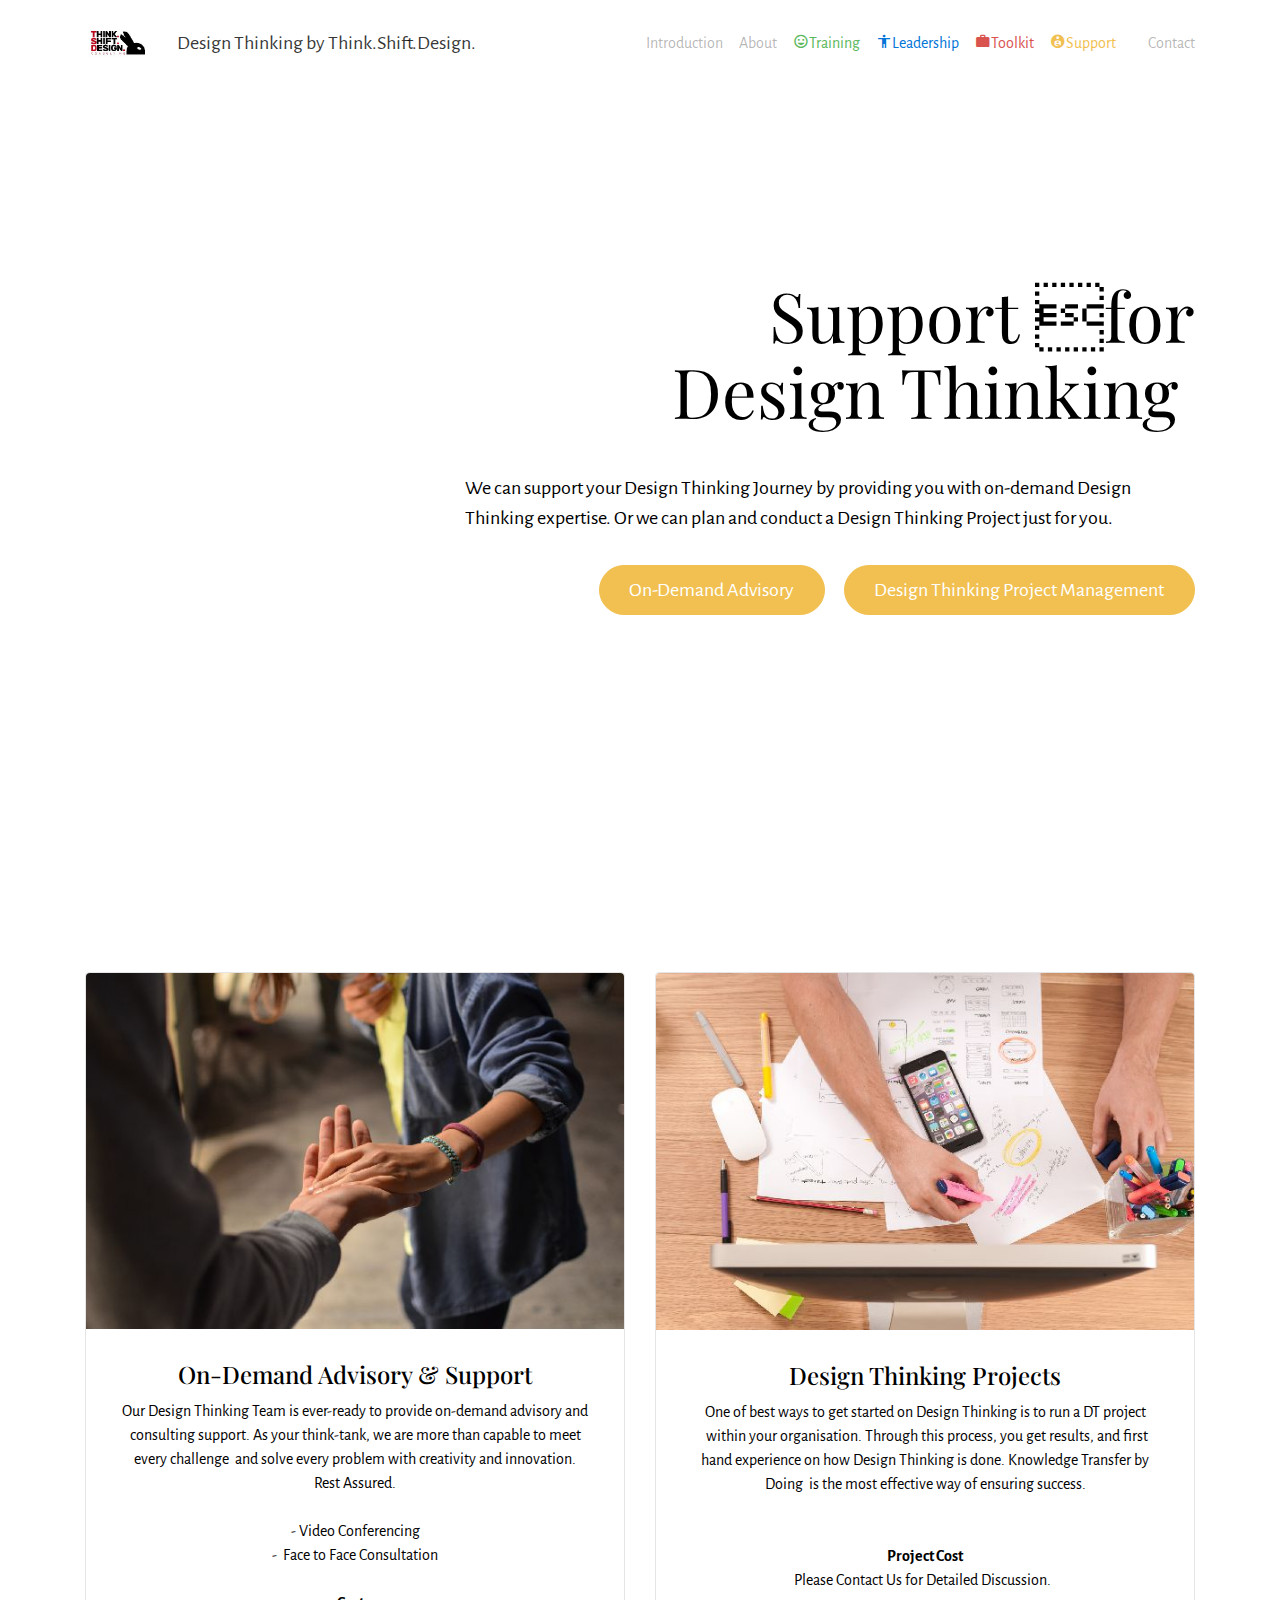
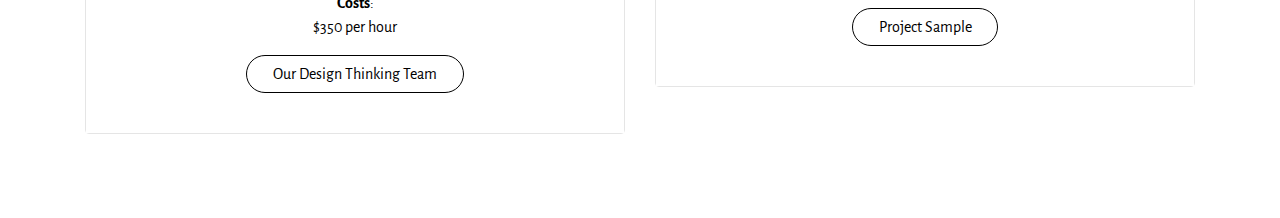
<file: support.html>
<!DOCTYPE html>
<html>
<head>
  <!-- Site made with Mobirise Website Builder v3.10.3, https://mobirise.com -->
  <meta charset="UTF-8">
  <meta http-equiv="X-UA-Compatible" content="IE=edge">
  <meta name="generator" content="Mobirise v3.10.3, mobirise.com">
  <meta name="viewport" content="width=device-width, initial-scale=1">
  <link rel="shortcut icon" href="assets/images/tsd-logo-01-whitered-236x128-18.jpg" type="image/x-icon">
  <meta name="description" content="">
  <title>Design Thinking Support</title>
  <link rel="stylesheet" href="https://fonts.googleapis.com/css?family=Playfair+Display:400,700&subset=latin,cyrillic">
  <link rel="stylesheet" href="https://fonts.googleapis.com/css?family=Alegreya+Sans:400,700&subset=latin,vietnamese,latin-ext">
  <link rel="stylesheet" href="assets/bootstrap-material-design-font/css/material.css">
  <link rel="stylesheet" href="assets/font-awesome/css/font-awesome.min.css">
  <link rel="stylesheet" href="assets/tether/tether.min.css">
  <link rel="stylesheet" href="assets/bootstrap/css/bootstrap.min.css">
  <link rel="stylesheet" href="assets/font-awesome/css/font-awesome.min.css">
  <link rel="stylesheet" href="assets/puritym/css/style.css">
  <link rel="stylesheet" href="assets/mobirise/css/mbr-additional.css" type="text/css">
  
  
  
</head>
<body>
<nav class="navbar navbar-light mbr-navbar navbar-fixed-top" id="menu-t" style="background-color: rgb(255, 255, 255);">
    <div class="container">
        <button class="navbar-toggler pull-right hidden-md-up" type="button" data-toggle="collapse" data-target="#exCollapsingNavbar2">
            ☰
        </button>
        <div class="clearfix"></div>
        <div class="collapse navbar-toggleable-sm" id="exCollapsingNavbar2">
            <span class="navbar-logo"><a href="http://www.thinkshiftdesign.com" target="_blank"><img src="assets/images/tsd-logo-01-whitered-236x128-73.jpg" alt="Mobirise"></a></span>
            <span><a class="navbar-brand" href="index.html">Design Thinking by Think.Shift.Design.</a></span>

            

            <ul class="nav navbar-nav pull-xs-right"><li class="nav-item"><a class="nav-link" href="index.html">Introduction</a></li> <li class="nav-item"><a class="nav-link" href="about.html">About</a></li> <li class="nav-item"><a class="nav-link text-success" href="training.html"><span class="mdi-editor-insert-emoticon mbr-iconfont mbr-iconfont-btn-parent"></span>Training</a></li> <li class="nav-item"><a class="nav-link text-primary" href="leadership.html"><span class="mdi-action-accessibility mbr-iconfont mbr-iconfont-btn-parent"></span>Leadership</a></li> <li class="nav-item"><a class="nav-link text-danger" href="toolkit.html"><span class="mdi-action-work mbr-iconfont mbr-iconfont-btn-parent"></span>Toolkit</a></li> <li class="nav-item"><a class="nav-link text-warning" href="support.html"><span class="mdi-action-account-child mbr-iconfont mbr-iconfont-btn-parent"></span>Support</a></li> <li class="nav-item"><a class="nav-link text-warning" href="toolkit.html"></a></li>   <li class="nav-item"><a class="nav-link" href="index.html#form1-19">Contact</a></li></ul>
        </div>
    </div>
</nav>

<section class="mbr-section mbr-section-full mbr-after-navbar" id="header2-z" style="background-color: rgb(255, 255, 255);">
    <div class="mbr-table-cell">
        
        <div class="container">
            <div class="row">
                <div class="col-md-8 col-md-offset-4 text-xs-right">

                    <h1 class="mbr-section-title display-1">Support for <br>Design Thinking&nbsp;</h1>
                    <p class="lead">We can support your Design Thinking Journey by providing you with on-demand Design Thinking expertise.&nbsp;Or we can plan and conduct a Design Thinking Project just for you.<br></p>
                    <div class="mbr-buttons--left"><a class="btn btn-lg btn-warning" href="support.html#features1-18">On-Demand Advisory</a> <a class="btn btn-lg btn-warning" href="support.html#features1-18">Design Thinking Project Management</a></div>
                </div>
            </div>
        </div>
        
    </div>
</section>

<section class="mbr-section mbr-section-small" id="features1-18" style="background-color: rgb(255, 255, 255);">
    
    <div class="container">
        <div class="row">
            <div class="col-sm-6 col-md-6">
                <div class="card cart-block">
                    <div><img src="assets/images/full-unsplash-photo-1461532257246-777de18cd58b-600x397-72.jpg" class="card-img-top"></div>
                    <div class="card-block">
                        <h4 class="card-title text-xs-center">On-Demand Advisory &amp; Support</h4>
                        <p class="card-text">Our Design Thinking Team is ever-ready to provide on-demand advisory and consulting support. As your think-tank, we are more than capable to meet every challenge &nbsp;and solve every problem with creativity and innovation. <br>Rest Assured.<br><br>- Video Conferencing<br>- &nbsp;Face to Face Consultation<br><br><strong>Costs</strong>:<br>$350 per hour<br></p>
                        <div class="text-xs-center"><a href="about.html" class="btn btn-secondary-outline">Our Design Thinking Team</a></div>
                    </div>
                </div>
            </div>
            <div class="col-sm-6 col-md-6">
                <div class="card cart-block">
                    <div><img src="assets/images/full-unsplash-photo-1432888498266-38ffec3eaf0a-600x398-35.jpg" class="card-img-top"></div>
                    <div class="card-block">
                        <h4 class="card-title text-xs-center">Design Thinking Projects</h4>
                        <p class="card-text">One of best ways to get started on Design Thinking is to run a DT project &nbsp;within your organisation. Through this process, you get results, and first hand experience on how Design Thinking is done. Knowledge Transfer by Doing &nbsp;is the most effective way of ensuring success.<br><strong><br></strong><br><strong>Project Cost<br></strong>Please Contact Us for Detailed Discussion. &nbsp;</p>
                        <div class="text-xs-center"><a href="https://drive.google.com/open?id=0B2Mlxd1VkeqcQU54cXdFbHMzZzg" class="btn btn-secondary-outline" target="_blank">Project Sample</a></div>
                    </div>
                </div>
            </div>
            
            
        </div>
    </div>
</section>


  <script src="assets/web/assets/jquery/jquery.min.js"></script>
  <script src="assets/tether/tether.min.js"></script>
  <script src="assets/bootstrap/js/bootstrap.min.js"></script>
  <script src="assets/smooth-scroll/SmoothScroll.js"></script>
  <script src="assets/puritym/js/script.js"></script>
  
  
</body>
</html>
</file>
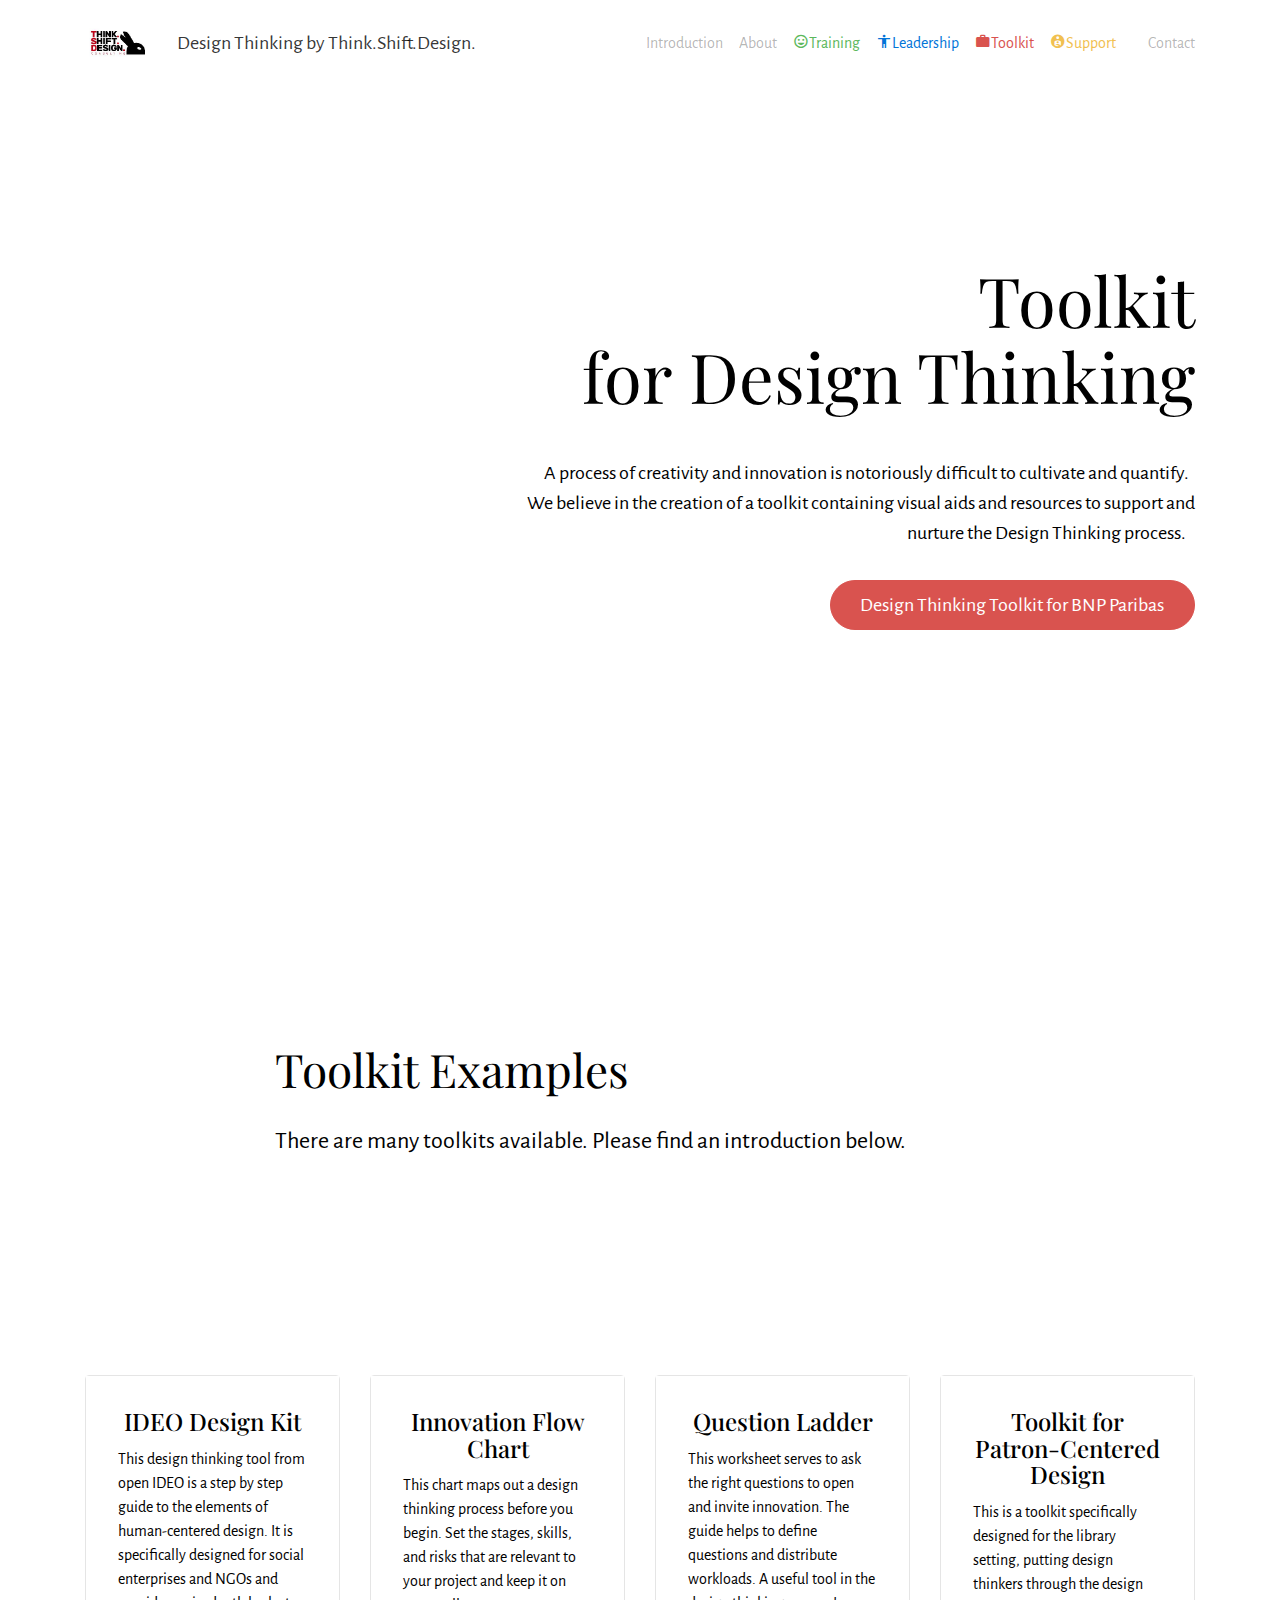
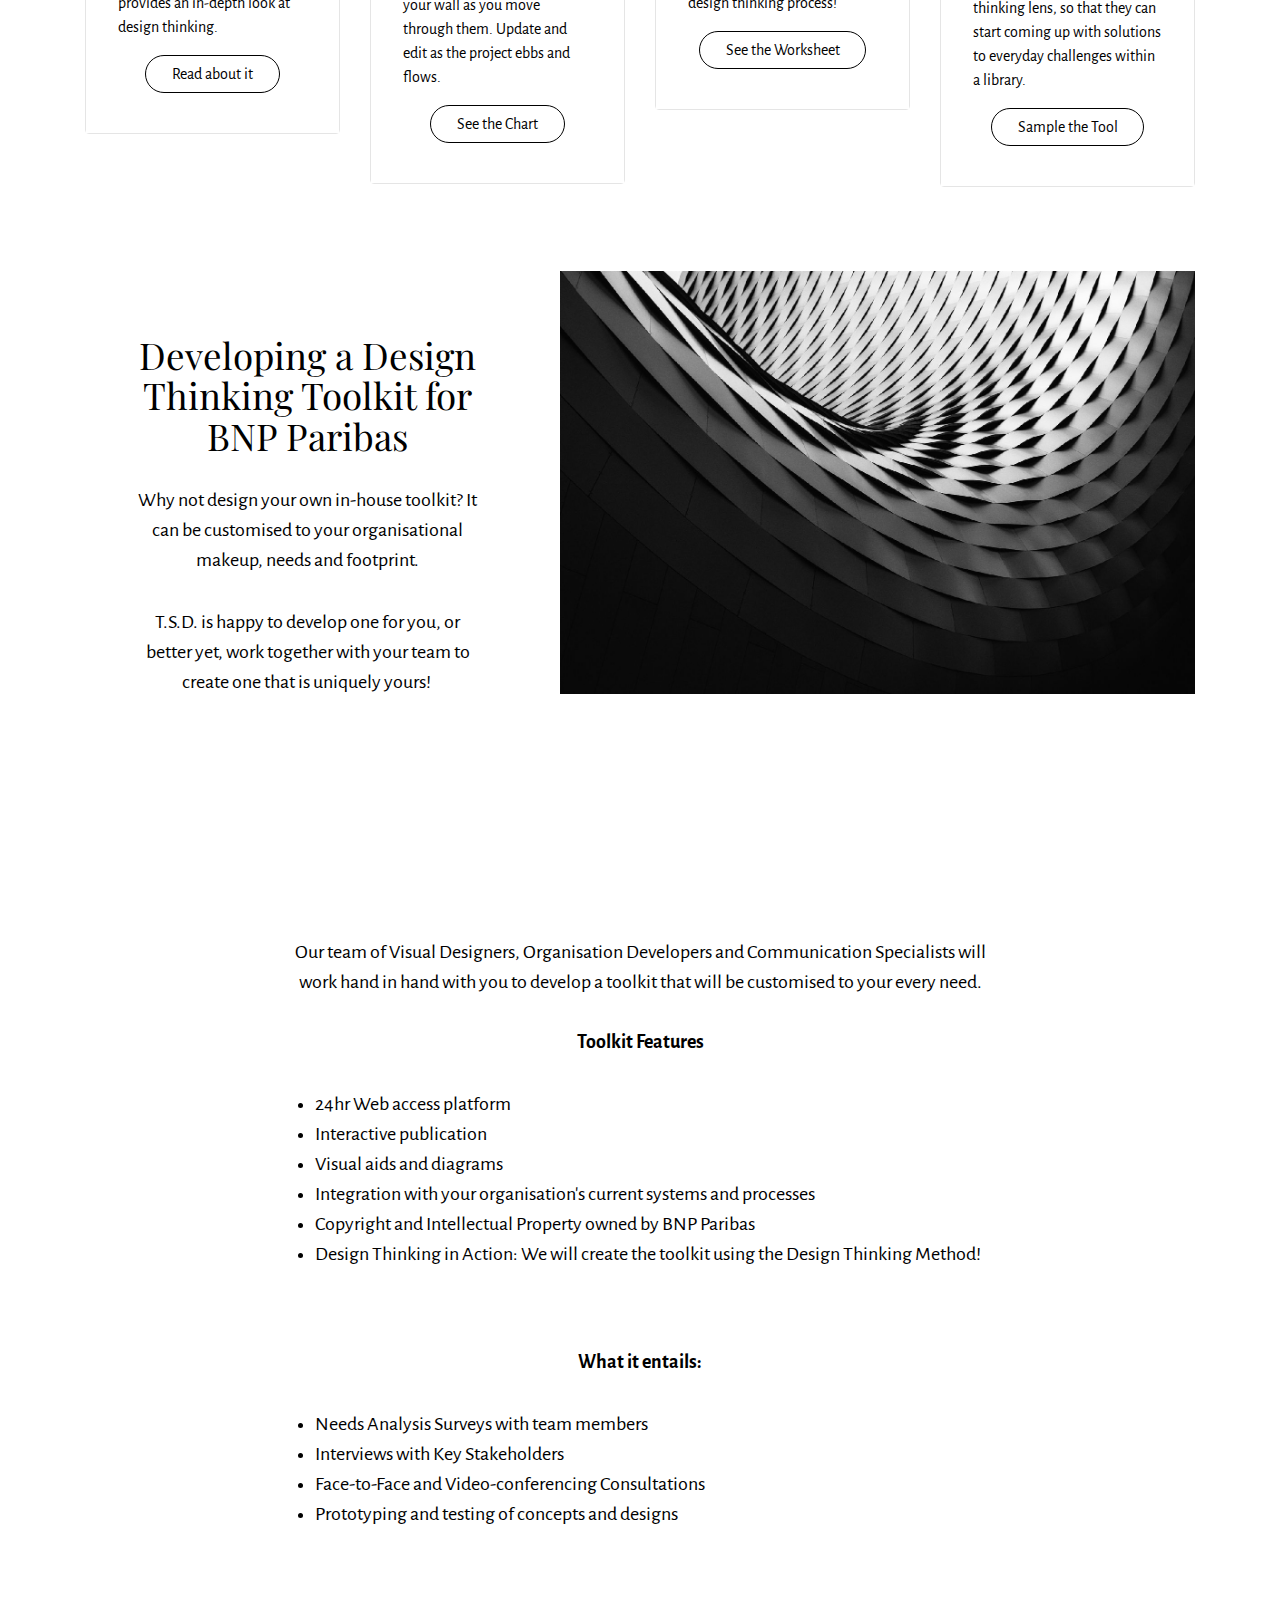
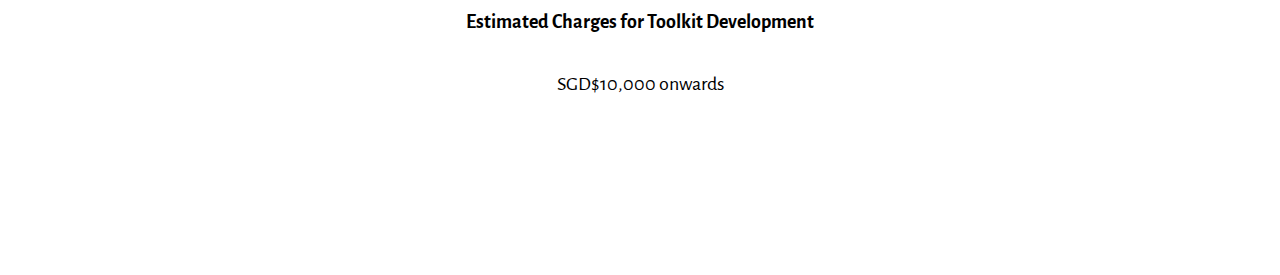
<file: toolkit.html>
<!DOCTYPE html>
<html>
<head>
  <!-- Site made with Mobirise Website Builder v3.10.3, https://mobirise.com -->
  <meta charset="UTF-8">
  <meta http-equiv="X-UA-Compatible" content="IE=edge">
  <meta name="generator" content="Mobirise v3.10.3, mobirise.com">
  <meta name="viewport" content="width=device-width, initial-scale=1">
  <link rel="shortcut icon" href="assets/images/tsd-logo-01-whitered-236x128-18.jpg" type="image/x-icon">
  <meta name="description" content="">
  <title>Design Thinking Toolkit</title>
  <link rel="stylesheet" href="https://fonts.googleapis.com/css?family=Playfair+Display:400,700&subset=latin,cyrillic">
  <link rel="stylesheet" href="https://fonts.googleapis.com/css?family=Alegreya+Sans:400,700&subset=latin,vietnamese,latin-ext">
  <link rel="stylesheet" href="assets/bootstrap-material-design-font/css/material.css">
  <link rel="stylesheet" href="assets/font-awesome/css/font-awesome.min.css">
  <link rel="stylesheet" href="assets/tether/tether.min.css">
  <link rel="stylesheet" href="assets/bootstrap/css/bootstrap.min.css">
  <link rel="stylesheet" href="assets/font-awesome/css/font-awesome.min.css">
  <link rel="stylesheet" href="assets/puritym/css/style.css">
  <link rel="stylesheet" href="assets/mobirise/css/mbr-additional.css" type="text/css">
  
  
  
</head>
<body>
<nav class="navbar navbar-light mbr-navbar navbar-fixed-top" id="menu-j" style="background-color: rgb(255, 255, 255);">
    <div class="container">
        <button class="navbar-toggler pull-right hidden-md-up" type="button" data-toggle="collapse" data-target="#exCollapsingNavbar2">
            ☰
        </button>
        <div class="clearfix"></div>
        <div class="collapse navbar-toggleable-sm" id="exCollapsingNavbar2">
            <span class="navbar-logo"><a href="http://www.thinkshiftdesign.com" target="_blank"><img src="assets/images/tsd-logo-01-whitered-236x128-73.jpg" alt="Mobirise"></a></span>
            <span><a class="navbar-brand" href="index.html">Design Thinking by Think.Shift.Design.</a></span>

            

            <ul class="nav navbar-nav pull-xs-right"><li class="nav-item"><a class="nav-link" href="index.html">Introduction</a></li> <li class="nav-item"><a class="nav-link" href="about.html">About</a></li> <li class="nav-item"><a class="nav-link text-success" href="training.html"><span class="mdi-editor-insert-emoticon mbr-iconfont mbr-iconfont-btn-parent"></span>Training</a></li> <li class="nav-item"><a class="nav-link text-primary" href="leadership.html"><span class="mdi-action-accessibility mbr-iconfont mbr-iconfont-btn-parent"></span>Leadership</a></li> <li class="nav-item"><a class="nav-link text-danger" href="toolkit.html"><span class="mdi-action-work mbr-iconfont mbr-iconfont-btn-parent"></span>Toolkit</a></li> <li class="nav-item"><a class="nav-link text-warning" href="support.html"><span class="mdi-action-account-child mbr-iconfont mbr-iconfont-btn-parent"></span>Support</a></li> <li class="nav-item"><a class="nav-link text-warning" href="toolkit.html"></a></li>   <li class="nav-item"><a class="nav-link" href="index.html#form1-19">Contact</a></li></ul>
        </div>
    </div>
</nav>

<section class="mbr-section mbr-section-full mbr-after-navbar" id="header2-k" style="background-color: rgb(255, 255, 255);">
    <div class="mbr-table-cell">
        
        <div class="container">
            <div class="row">
                <div class="col-md-8 col-md-offset-4 text-xs-right">

                    <h1 class="mbr-section-title display-1">Toolkit <br>for Design Thinking</h1>
                    <p class="lead">A process of creativity and innovation is notoriously difficult to cultivate and quantify. &nbsp;<br>We believe in the creation of a toolkit containing visual aids and resources to support and &nbsp;nurture the Design Thinking process. &nbsp;&nbsp;</p>
                    <div class="mbr-buttons--left"><a class="btn btn-lg btn-danger" href="toolkit.html#content1-r">Design Thinking Toolkit for BNP Paribas</a></div>
                </div>
            </div>
        </div>
        
    </div>
</section>

<section class="mbr-section mbr-section__container mbr-section__container--isolated" id="header3-1d">
    <div class="container">
        <div class="row">
            <div class="col-md-8 col-md-offset-2">
                <h3 class="mbr-section-title display-4">Toolkit Examples</h3>
                <small>There are many toolkits available. Please find an introduction below.</small>
            </div>
        </div>
    </div>
</section>

<section class="mbr-section mbr-section-small" id="features1-o" style="background-color: rgb(255, 255, 255);">
    
    <div class="container">
        <div class="row">
            <div class="col-sm-6 col-md-3">
                <div class="card cart-block">
                    
                    <div class="card-block">
                        <h4 class="card-title text-xs-center">IDEO Design Kit</h4>
                        <p class="card-text">This design thinking tool from open IDEO is a step by step guide to the elements of human-centered design. It is specifically designed for social enterprises and NGOs and provides an in-depth look at design thinking.</p>
                        <div class="text-xs-center"><a href="https://www.ideo.com/post/design-kit" class="btn btn-secondary-outline" target="_blank">Read about it<br></a></div>
                    </div>
                </div>
            </div>
            <div class="col-sm-6 col-md-3">
                <div class="card cart-block">
                    
                    <div class="card-block">
                        <h4 class="card-title text-xs-center">Innovation Flow Chart</h4>
                        <p class="card-text">This chart maps out a design thinking process before you begin. Set the stages, skills, and risks that are relevant to your project and keep it on your wall as you move through them. Update and edit as the project ebbs and flows.</p>
                        <div class="text-xs-center"><a href="http://diytoolkit.org/tools/innovation-flowchart-2/" class="btn btn-secondary-outline" target="_blank">See the Chart</a></div>
                    </div>
                </div>
            </div>
            <div class="col-sm-6 col-md-3">
                <div class="card cart-block">
                    
                    <div class="card-block">
                        <h4 class="card-title text-xs-center">Question Ladder</h4>
                        <p class="card-text">This worksheet serves to ask the right questions to open and invite innovation. The guide helps to define questions and distribute workloads. A useful tool in the design thinking process!</p>
                        <div class="text-xs-center"><a href="http://diytoolkit.org/tools/question-ladder/" class="btn btn-secondary-outline" target="_blank">See the Worksheet</a></div>
                    </div>
                </div>
            </div>
            <div class="col-sm-6 col-md-3">
                <div class="card cart-block">
                    
                    <div class="card-block">
                        <h4 class="card-title text-xs-center">Toolkit for Patron-Centered Design</h4>
                        <p class="card-text">This is a toolkit specifically designed for the library setting, putting design thinkers through the design thinking lens, so that they can start coming up with solutions to everyday challenges within a library.</p>
                        <div class="text-xs-center"><a href="http://designthinkingforlibraries.com/" class="btn btn-secondary-outline" target="_blank">Sample the Tool</a></div>
                    </div>
                </div>
            </div>
        </div>
    </div>
</section>

<section class="mbr-section mbr-section-nopadding" id="msg-box4-q" style="background-color: rgb(255, 255, 255);">
    
    <div class="container">
        <div class="row">
            
            <div class="col-xs-12 col-md-6 col-lg-5 mbr-inner-padding text-xs-center">
                <h3 class="mbr-section-title display-4">Developing a Design Thinking Toolkit for BNP Paribas</h3>
                
                <div class="lead"><p><span style="font-size: 1.25rem; line-height: 1.5;">Why not design your own in-house toolkit? It can be customised to your organisational makeup, needs and footprint. </span></p><p><span style="font-size: 1.25rem; line-height: 1.5;">T.S.D. is happy to develop one for you, or better yet, work together with your team to create one that is  uniquely yours!&nbsp;</span></p></div>
                
            </div>
            <div class="col-md-6 col-lg-7">
                <div class="mbr-figure"><img src="assets/images/full-unsplash-photo-1442406964439-e46ab8eff7c4-1400x933-20.jpg"></div>
            </div>
        </div>
    </div>
</section>

<section class="mbr-section mbr-section__container mbr-section__container--isolated" id="content1-r">
    <div class="container">
        <div class="row">
            <div class="col-md-8 col-md-offset-2 lead"><p>Our team of Visual Designers, Organisation Developers and Communication Specialists will work hand in hand with you to develop a toolkit that will be customised to your every need.<br><br><strong>Toolkit Features</strong></p><ul><li>24hr Web access platform</li><li>Interactive publication&nbsp;</li><li>Visual aids and diagrams</li><li>Integration with your organisation's current systems and processes</li><li>Copyright and Intellectual Property owned by BNP Paribas</li><li>Design Thinking in Action: We will create the toolkit using the Design Thinking Method!</li></ul><p><br></p><p><strong>What it entails:</strong></p><ul><li>Needs Analysis Surveys with team members</li><li>Interviews with Key Stakeholders</li><li>Face-to-Face and Video-conferencing Consultations</li><li>Prototyping and testing of concepts and designs</li></ul><p><br></p><p><strong>Estimated Charges for Toolkit Development</strong></p><p>SGD$10,000 onwards</p></div>
        </div>
    </div>
</section>


  <script src="assets/web/assets/jquery/jquery.min.js"></script>
  <script src="assets/tether/tether.min.js"></script>
  <script src="assets/bootstrap/js/bootstrap.min.js"></script>
  <script src="assets/smooth-scroll/SmoothScroll.js"></script>
  <script src="assets/puritym/js/script.js"></script>
  
  
</body>
</html>
</file>
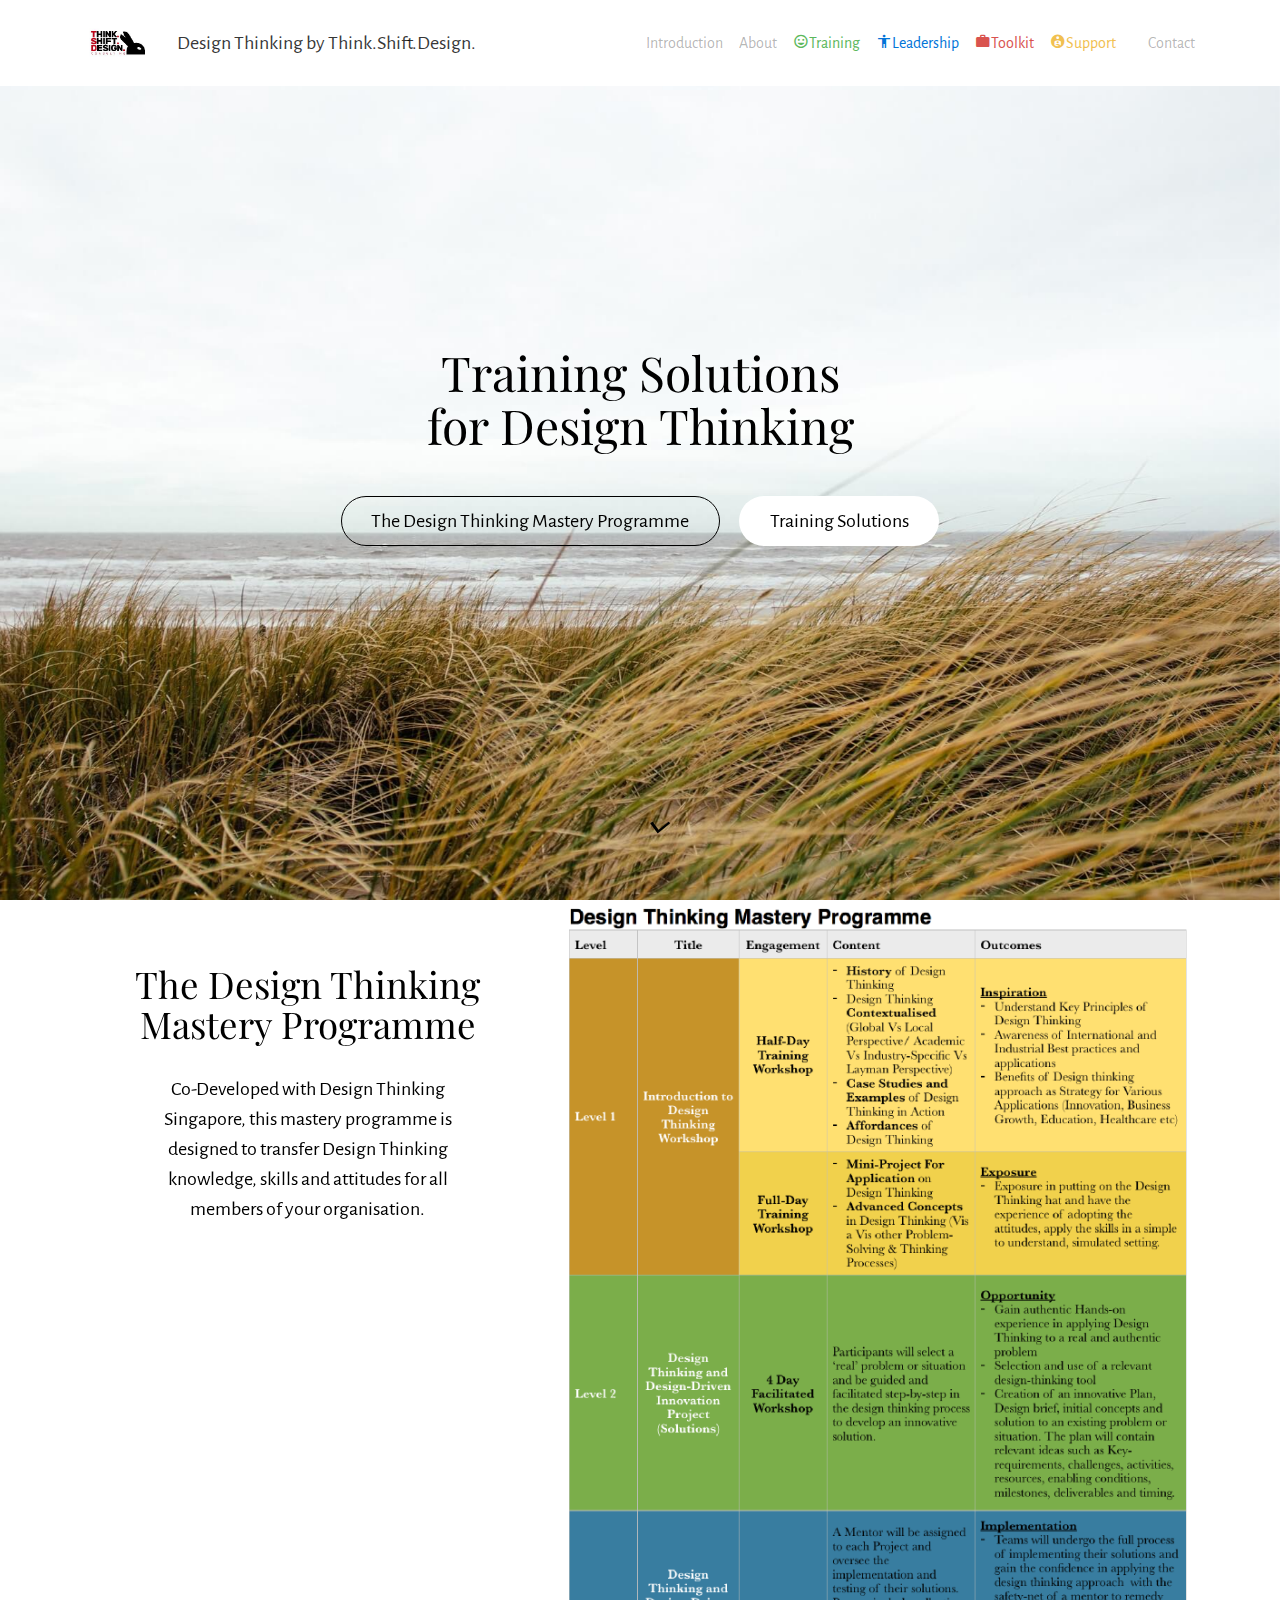
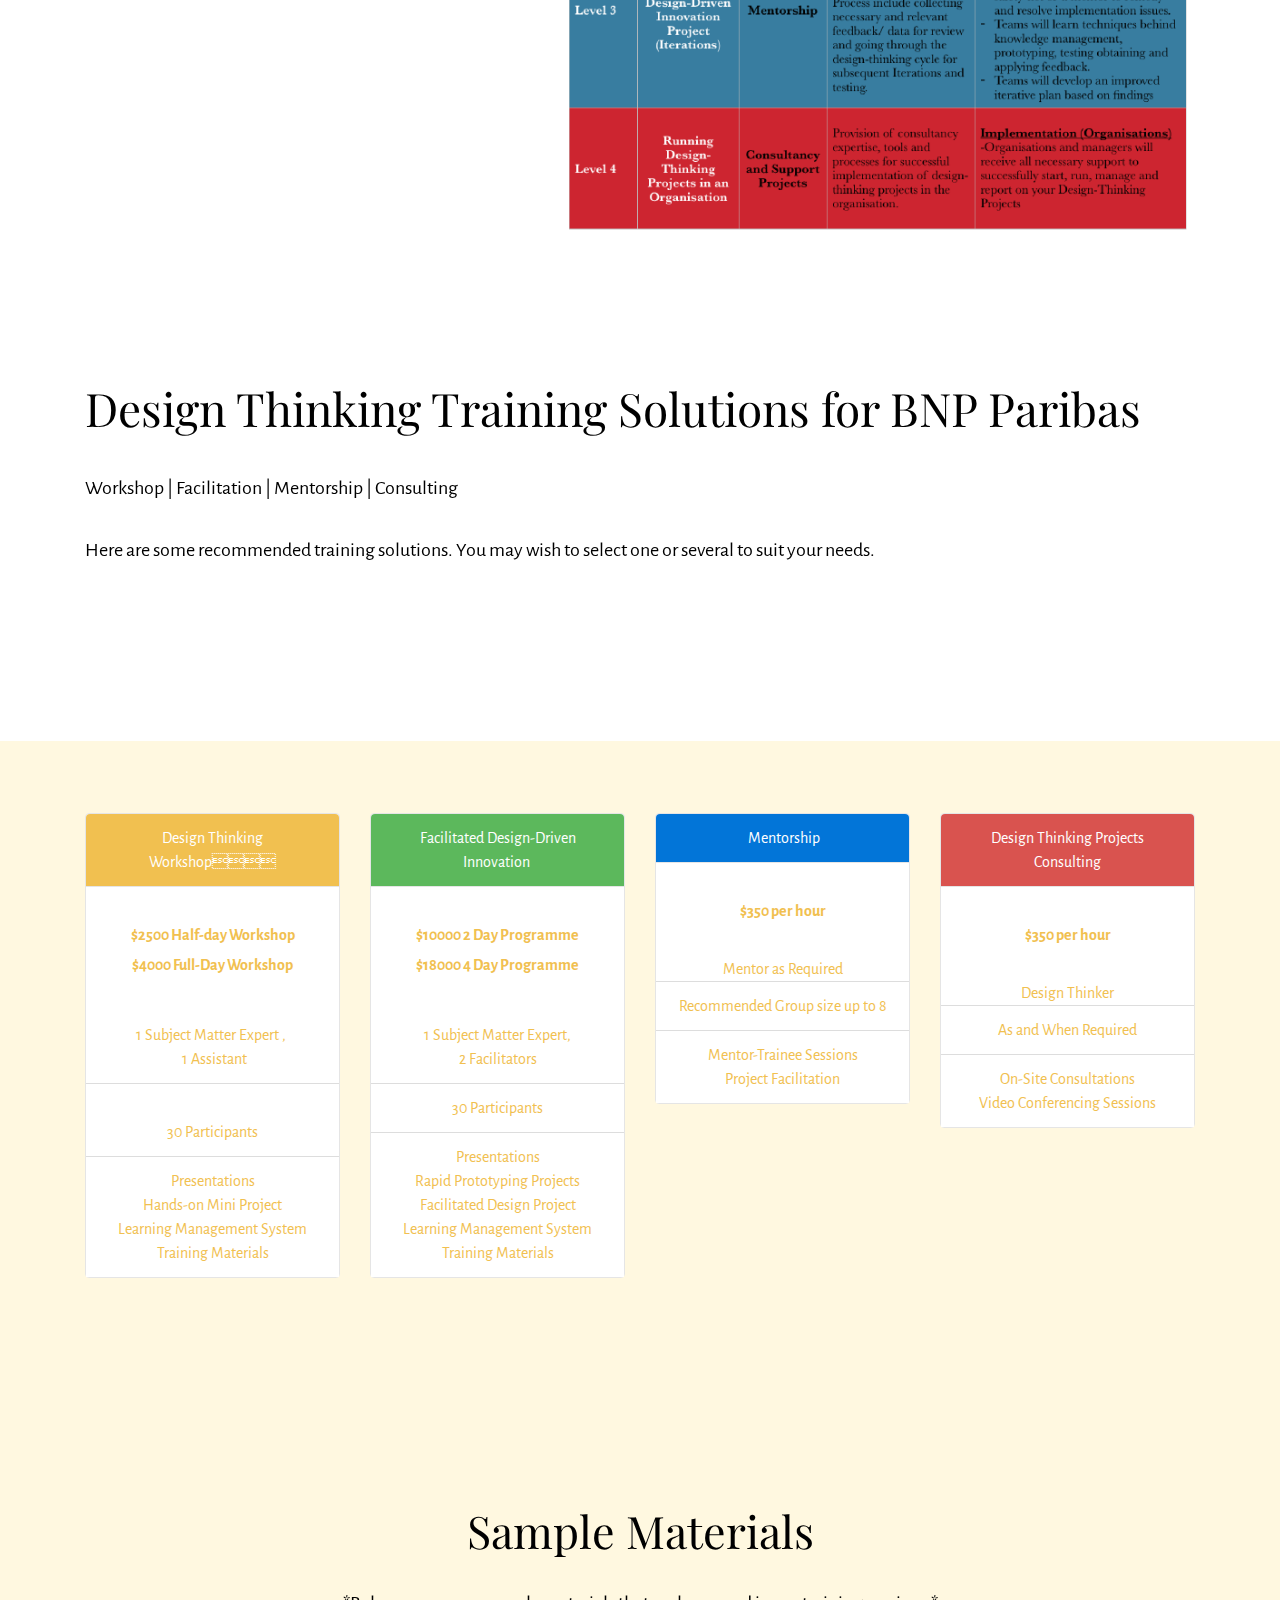
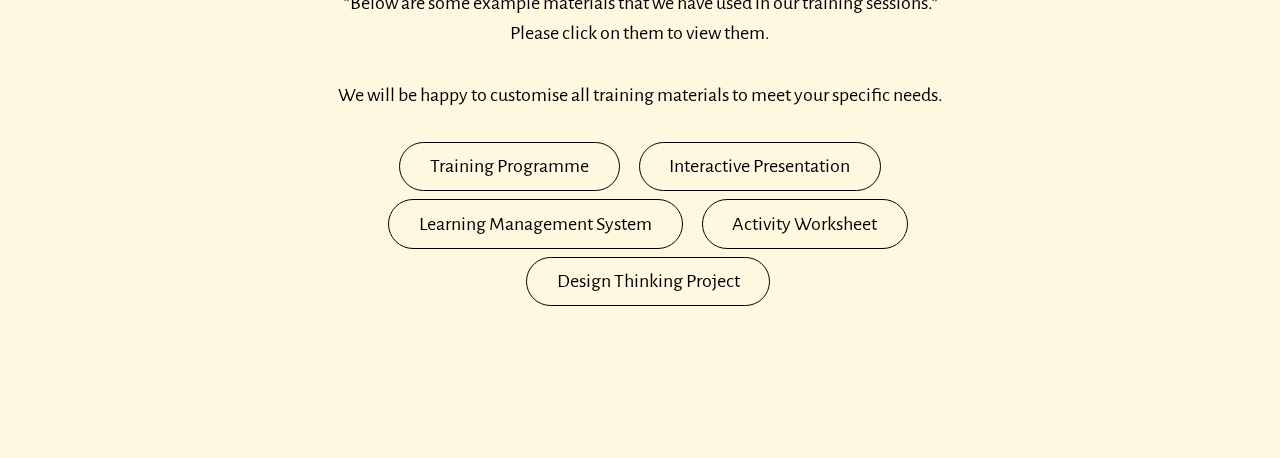
<file: training.html>
<!DOCTYPE html>
<html>
<head>
  <!-- Site made with Mobirise Website Builder v3.10.3, https://mobirise.com -->
  <meta charset="UTF-8">
  <meta http-equiv="X-UA-Compatible" content="IE=edge">
  <meta name="generator" content="Mobirise v3.10.3, mobirise.com">
  <meta name="viewport" content="width=device-width, initial-scale=1">
  <link rel="shortcut icon" href="assets/images/tsd-logo-01-whitered-236x128-18.jpg" type="image/x-icon">
  <meta name="description" content="">
  <title>Design Thinking Training Solutions by TSD</title>
  <link rel="stylesheet" href="https://fonts.googleapis.com/css?family=Playfair+Display:400,700&subset=latin,cyrillic">
  <link rel="stylesheet" href="https://fonts.googleapis.com/css?family=Alegreya+Sans:400,700&subset=latin,vietnamese,latin-ext">
  <link rel="stylesheet" href="assets/bootstrap-material-design-font/css/material.css">
  <link rel="stylesheet" href="assets/font-awesome/css/font-awesome.min.css">
  <link rel="stylesheet" href="assets/tether/tether.min.css">
  <link rel="stylesheet" href="assets/bootstrap/css/bootstrap.min.css">
  <link rel="stylesheet" href="assets/font-awesome/css/font-awesome.min.css">
  <link rel="stylesheet" href="assets/puritym/css/style.css">
  <link rel="stylesheet" href="assets/mobirise/css/mbr-additional.css" type="text/css">
  
  
  
</head>
<body>
<nav class="navbar navbar-light mbr-navbar navbar-fixed-top" id="menu-7" style="background-color: rgb(255, 255, 255);">
    <div class="container">
        <button class="navbar-toggler pull-right hidden-md-up" type="button" data-toggle="collapse" data-target="#exCollapsingNavbar2">
            ☰
        </button>
        <div class="clearfix"></div>
        <div class="collapse navbar-toggleable-sm" id="exCollapsingNavbar2">
            <span class="navbar-logo"><a href="http://www.thinkshiftdesign.com" target="_blank"><img src="assets/images/tsd-logo-01-whitered-236x128-73.jpg" alt="Mobirise"></a></span>
            <span><a class="navbar-brand" href="index.html">Design Thinking by Think.Shift.Design.</a></span>

            

            <ul class="nav navbar-nav pull-xs-right"><li class="nav-item"><a class="nav-link" href="index.html">Introduction</a></li> <li class="nav-item"><a class="nav-link" href="about.html">About</a></li> <li class="nav-item"><a class="nav-link text-success" href="training.html"><span class="mdi-editor-insert-emoticon mbr-iconfont mbr-iconfont-btn-parent"></span>Training</a></li> <li class="nav-item"><a class="nav-link text-primary" href="leadership.html"><span class="mdi-action-accessibility mbr-iconfont mbr-iconfont-btn-parent"></span>Leadership</a></li> <li class="nav-item"><a class="nav-link text-danger" href="toolkit.html"><span class="mdi-action-work mbr-iconfont mbr-iconfont-btn-parent"></span>Toolkit</a></li> <li class="nav-item"><a class="nav-link text-warning" href="support.html"><span class="mdi-action-account-child mbr-iconfont mbr-iconfont-btn-parent"></span>Support</a></li> <li class="nav-item"><a class="nav-link text-warning" href="toolkit.html"></a></li>   <li class="nav-item"><a class="nav-link" href="index.html#form1-19">Contact</a></li></ul>
        </div>
    </div>
</nav>

<section class="mbr-section mbr-section-full mbr-parallax-background mbr-after-navbar" id="header1-8" style="background-image: url(assets/images/photo-1.jpg);">
    <div class="mbr-table-cell">
        
        <div class="container">
            <div class="row">
                <div class="col-md-8 col-md-offset-2 text-xs-center">

                    <h1 class="mbr-section-title display-1">Training Solutions<br>for Design Thinking</h1>
                    
                    <div class="mbr-buttons--center"><a class="btn btn-lg btn-secondary-outline" href="training.html#msg-box4-a">The Design Thinking Mastery Programme</a> <a class="btn btn-lg btn-white" href="training.html#pricing-table1-12">Training Solutions</a></div>
                </div>
            </div>
        </div>
        <a class="mbr-arrow" href="#msg-box4-a"><i class="fa fa-angle-down"></i></a>
    </div>
</section>

<section class="mbr-section mbr-section-nopadding" id="msg-box4-a" style="background-color: rgb(255, 255, 255);">
    
    <div class="container">
        <div class="row">
            
            <div class="col-xs-12 col-md-6 col-lg-5 mbr-inner-padding text-xs-center">
                <h3 class="mbr-section-title display-4">The Design Thinking Mastery Programme</h3>
                
                <div class="lead"><p>Co-Developed with Design Thinking Singapore, this mastery programme is designed to transfer Design Thinking knowledge, skills and attitudes for all members of your organisation.</p></div>
                
            </div>
            <div class="col-md-6 col-lg-7">
                <div class="mbr-figure"><img src="assets/images/design-thinking-mastery-programme-1400x2070-22.png"></div>
            </div>
        </div>
    </div>
</section>

<section class="mbr-section col-undefined" id="content5-1g" style="background-color: rgb(255, 255, 255);">
    
    <div class="container">
        <h3 class="mbr-section-title display-2">Design Thinking Training Solutions for BNP Paribas</h3>
        <div class="lead"><p>Workshop | Facilitation | Mentorship | Consulting</p><p>Here are some recommended training solutions. You may wish to select one or several to suit your needs.</p></div>
    </div>
</section>

<section class="mbr-section mbr-section-small" id="pricing-table1-12" style="background-color: rgb(255, 248, 224);">
    

    <div class="container">
        <div class="row">
            <div class="col-xs-12 col-sm-6 col-md-3">
                <div class="card text-xs-center">
                    <div class="card-header bg-warning">Design Thinking Workshop</div>
                    <div class="card-block lead">
                        <span></span><span></span> <small><strong>$2500 Half-day Workshop<br>$4000 Full-Day Workshop</strong><br></small>
                    </div>
                    <div><ul class="list-group list-group-flush"><li class="list-group-item">1 Subject Matter Expert ,&nbsp;<br>&nbsp;1 Assistant</li><li class="list-group-item"><span style="font-size: 1rem; line-height: 1.5;"><br>30 Participants</span></li><li class="list-group-item">Presentations<br><span style="font-size: 1rem; line-height: 1.5;">Hands-on Mini Project<br></span><span style="font-size: 1rem; line-height: 1.5;">Learning Management System<br></span><span style="font-size: 1rem; line-height: 1.5;">Training Materials</span></li></ul></div>
                    
                </div>
            </div>
            <div class="col-xs-12 col-sm-6 col-md-3">
                <div class="card text-xs-center">
                    <div class="card-header bg-success">Facilitated Design-Driven Innovation&nbsp;</div>
                    <div class="card-block lead">
                        <span></span><span></span> <small><strong>$10000 2 Day Programme<br>$18000 4 Day Programme</strong></small>
                    </div>
                    <div><ul class="list-group list-group-flush"><li class="list-group-item">1 Subject Matter Expert, <br>2 Facilitators</li><li class="list-group-item">30 Participants</li><li class="list-group-item">Presentations<br><span style="font-size: 1rem; line-height: 1.5;">Rapid Prototyping Projects<br></span><span style="font-size: 1rem; line-height: 1.5;">Facilitated Design Project<br></span><span style="font-size: 1rem; line-height: 1.5;">Learning Management System<br></span><span style="font-size: 1rem; line-height: 1.5;">Training Materials</span></li></ul></div>
                    
                </div>
            </div>
            <div class="col-xs-12 col-sm-6 col-md-3">
                <div class="card text-xs-center">
                    <div class="card-header bg-primary">&nbsp;Mentorship</div>
                    <div class="card-block lead">
                        <span></span><span></span> <small><strong>$350 per hour</strong></small>
                    </div>
                    <div><ul class="list-group list-group-flush">Mentor as Required<br><li class="list-group-item">Recommended Group size up to 8</li><li class="list-group-item">Mentor-Trainee Sessions<br>Project Facilitation</li></ul></div>
                    
                </div>
            </div>
            <div class="col-xs-12 col-sm-6 col-md-3">
                <div class="card text-xs-center">
                    <div class="card-header bg-danger">Design Thinking Projects Consulting</div>
                    <div class="card-block lead">
                        <span></span><span></span> <small><strong>$350 per hour</strong><br></small>
                    </div>
                    <div><ul class="list-group list-group-flush">Design Thinker<br><li class="list-group-item">As and When Required</li><li class="list-group-item">On-Site Consultations<br>Video Conferencing Sessions</li></ul></div>
                    
                </div>
            </div>
        </div>
    </div>
</section>

<section class="mbr-section" id="msg-box3-11" style="background-color: rgb(255, 248, 224);">
    
    <div class="container">
        <div class="row text-xs-center">
            <div class="col-sm-8 col-sm-offset-2">
                <h2 class="mbr-section-title display-3">Sample Materials</h2>
                

                <div class="lead"><p>*Below are some example materials that we have used in our training sessions.*<br><span style="font-size: 1.25rem; line-height: 1.5;">Please click on them to view them.</span></p><p>We will be happy to customise all training materials to meet your specific needs.</p></div>
                <div><a class="btn btn-lg btn-secondary-outline" href="https://drive.google.com/open?id=0B2Mlxd1VkeqcNW5MeTl2OVZlcjg" target="_blank">Training Programme</a> <a class="btn btn-lg btn-secondary-outline" href="https://www.icloud.com/keynote/0oTPe4kZABIIdxRJQzT1CeKeg#Design_Thinking_-_An_Abridged_Introduction" target="_blank">Interactive Presentation</a> <a class="btn btn-lg btn-secondary-outline" href="https://sites.google.com/site/samplelmscms/home" target="_blank">Learning Management System</a> <a class="btn btn-lg btn-secondary-outline" href="https://drive.google.com/open?id=0B2Mlxd1VkeqcMmZmaE10Z0loSXc" target="_blank">Activity Worksheet</a> <a class="btn btn-lg btn-secondary-outline" href="https://drive.google.com/open?id=0B2Mlxd1VkeqcQU54cXdFbHMzZzg" target="_blank">Design Thinking Project</a> </div>
            </div>
        </div>
    </div>
</section>


  <script src="assets/web/assets/jquery/jquery.min.js"></script>
  <script src="assets/tether/tether.min.js"></script>
  <script src="assets/bootstrap/js/bootstrap.min.js"></script>
  <script src="assets/smooth-scroll/SmoothScroll.js"></script>
  <script src="assets/jarallax/jarallax.js"></script>
  <script src="assets/puritym/js/script.js"></script>
  
  
</body>
</html>
</file>
<file: assets/bootstrap-material-design-font/css/material.css>
@font-face {
  font-family: 'Material-Design-Icons';
  src: url('../fonts/Material-Design-Icons.eot?3ocs8m');
  src: url('../fonts/Material-Design-Icons.eot?#iefix3ocs8m') format('embedded-opentype'), url('../fonts/Material-Design-Icons.woff?3ocs8m') format('woff'), url('../fonts/Material-Design-Icons.ttf?3ocs8m') format('truetype'), url('../fonts/Material-Design-Icons.svg?3ocs8m#Material-Design-Icons') format('svg');
  font-weight: normal;
  font-style: normal;
}
[class^="mdi-"],
[class*="mdi-"] {
  speak: none;
  display: inline-block;
  font-style: normal;
  font-variant:normal;
  font-weight:normal;
/*  font-size:24px;*/
  line-height:1;
  font-family:'Material-Design-Icons' !important;
  text-rendering: auto;
  
  -webkit-font-smoothing: antialiased;
  -moz-osx-font-smoothing: grayscale;
  -webkit-transform: translate(0, 0);
      -ms-transform: translate(0, 0);
          transform: translate(0, 0);
}
[class^="mdi-"]:before,
[class*="mdi-"]:before {
  display: inline-block;
  speak: none;
  text-decoration: inherit;
}
[class^="mdi-"].pull-left,
[class*="mdi-"].pull-left {
  margin-right: .3em;
}
[class^="mdi-"].pull-right,
[class*="mdi-"].pull-right {
  margin-left: .3em;
}
[class^="mdi-"].mdi-lg:before,
[class*="mdi-"].mdi-lg:before,
[class^="mdi-"].mdi-lg:after,
[class*="mdi-"].mdi-lg:after {
  font-size: 1.33333333em;
  line-height: 0.75em;
  vertical-align: -15%;
}
[class^="mdi-"].mdi-2x:before,
[class*="mdi-"].mdi-2x:before,
[class^="mdi-"].mdi-2x:after,
[class*="mdi-"].mdi-2x:after {
  font-size: 2em;
}
[class^="mdi-"].mdi-3x:before,
[class*="mdi-"].mdi-3x:before,
[class^="mdi-"].mdi-3x:after,
[class*="mdi-"].mdi-3x:after {
  font-size: 3em;
}
[class^="mdi-"].mdi-4x:before,
[class*="mdi-"].mdi-4x:before,
[class^="mdi-"].mdi-4x:after,
[class*="mdi-"].mdi-4x:after {
  font-size: 4em;
}
[class^="mdi-"].mdi-5x:before,
[class*="mdi-"].mdi-5x:before,
[class^="mdi-"].mdi-5x:after,
[class*="mdi-"].mdi-5x:after {
  font-size: 5em;
}
[class^="mdi-device-signal-cellular-"]:after,
[class^="mdi-device-battery-"]:after,
[class^="mdi-device-battery-charging-"]:after,
[class^="mdi-device-signal-cellular-connected-no-internet-"]:after,
[class^="mdi-device-signal-wifi-"]:after,
[class^="mdi-device-signal-wifi-statusbar-not-connected"]:after,
.mdi-device-network-wifi:after {
  opacity: .3;
  position: absolute;
  left: 0;
  top: 0;
  z-index: 1;
  display: inline-block;
  speak: none;
  text-decoration: inherit;
}
[class^="mdi-device-signal-cellular-"]:after {
  content: "\e758";
}
[class^="mdi-device-battery-"]:after {
  content: "\e735";
}
[class^="mdi-device-battery-charging-"]:after {
  content: "\e733";
}
[class^="mdi-device-signal-cellular-connected-no-internet-"]:after {
  content: "\e75d";
}
[class^="mdi-device-signal-wifi-"]:after,
.mdi-device-network-wifi:after {
  content: "\e765";
}
[class^="mdi-device-signal-wifi-statusbasr-not-connected"]:after {
  content: "\e8f7";
}
.mdi-device-signal-cellular-off:after,
.mdi-device-signal-cellular-null:after,
.mdi-device-signal-cellular-no-sim:after,
.mdi-device-signal-wifi-off:after,
.mdi-device-signal-wifi-4-bar:after,
.mdi-device-signal-cellular-4-bar:after,
.mdi-device-battery-alert:after,
.mdi-device-signal-cellular-connected-no-internet-4-bar:after,
.mdi-device-battery-std:after,
.mdi-device-battery-full .mdi-device-battery-unknown:after {
  content: "";
}
.mdi-fw {
  width: 1.28571429em;
  text-align: center;
}
.mdi-ul {
  padding-left: 0;
  margin-left: 2.14285714em;
  list-style-type: none;
}
.mdi-ul > li {
  position: relative;
}
.mdi-li {
  position: absolute;
  left: -2.14285714em;
  width: 2.14285714em;
  top: 0.14285714em;
  text-align: center;
}
.mdi-li.mdi-lg {
  left: -1.85714286em;
}
.mdi-border {
  padding: .2em .25em .15em;
  border: solid 0.08em #eeeeee;
  border-radius: .1em;
}
.mdi-spin {
  -webkit-animation: mdi-spin 2s infinite linear;
  animation: mdi-spin 2s infinite linear;
  -webkit-transform-origin: 50% 50%;
  -ms-transform-origin: 50% 50%;
      transform-origin: 50% 50%;
}
.mdi-pulse {
  -webkit-animation: mdi-spin 1s steps(8) infinite;
  animation: mdi-spin 1s steps(8) infinite;
  -webkit-transform-origin: 50% 50%;
  -ms-transform-origin: 50% 50%;
      transform-origin: 50% 50%;
}
@-webkit-keyframes mdi-spin {
  0% {
    -webkit-transform: rotate(0deg);
    transform: rotate(0deg);
  }
  100% {
    -webkit-transform: rotate(359deg);
    transform: rotate(359deg);
  }
}
@keyframes mdi-spin {
  0% {
    -webkit-transform: rotate(0deg);
    transform: rotate(0deg);
  }
  100% {
    -webkit-transform: rotate(359deg);
    transform: rotate(359deg);
  }
}
.mdi-rotate-90 {
  filter: progid:DXImageTransform.Microsoft.BasicImage(rotation=1);
  -webkit-transform: rotate(90deg);
  -ms-transform: rotate(90deg);
  transform: rotate(90deg);
}
.mdi-rotate-180 {
  filter: progid:DXImageTransform.Microsoft.BasicImage(rotation=2);
  -webkit-transform: rotate(180deg);
  -ms-transform: rotate(180deg);
  transform: rotate(180deg);
}
.mdi-rotate-270 {
  filter: progid:DXImageTransform.Microsoft.BasicImage(rotation=3);
  -webkit-transform: rotate(270deg);
  -ms-transform: rotate(270deg);
  transform: rotate(270deg);
}
.mdi-flip-horizontal {
  filter: progid:DXImageTransform.Microsoft.BasicImage(rotation=0, mirror=1);
  -webkit-transform: scale(-1, 1);
  -ms-transform: scale(-1, 1);
  transform: scale(-1, 1);
}
.mdi-flip-vertical {
  filter: progid:DXImageTransform.Microsoft.BasicImage(rotation=2, mirror=1);
  -webkit-transform: scale(1, -1);
  -ms-transform: scale(1, -1);
  transform: scale(1, -1);
}
:root .mdi-rotate-90,
:root .mdi-rotate-180,
:root .mdi-rotate-270,
:root .mdi-flip-horizontal,
:root .mdi-flip-vertical {
  -webkit-filter: none;
          filter: none;
}
.mdi-stack {
  position: relative;
  display: inline-block;
  width: 2em;
  height: 2em;
  line-height: 2em;
  vertical-align: middle;
}
.mdi-stack-1x,
.mdi-stack-2x {
  position: absolute;
  left: 0;
  width: 100%;
  text-align: center;
}
.mdi-stack-1x {
  line-height: inherit;
}
.mdi-stack-2x {
  font-size: 2em;
}
.mdi-inverse {
  color: #ffffff;
}
/* Start Icons */
.mdi-action-3d-rotation:before {
  content: "\e600";
}
.mdi-action-accessibility:before {
  content: "\e601";
}
.mdi-action-account-balance-wallet:before {
  content: "\e602";
}
.mdi-action-account-balance:before {
  content: "\e603";
}
.mdi-action-account-box:before {
  content: "\e604";
}
.mdi-action-account-child:before {
  content: "\e605";
}
.mdi-action-account-circle:before {
  content: "\e606";
}
.mdi-action-add-shopping-cart:before {
  content: "\e607";
}
.mdi-action-alarm-add:before {
  content: "\e608";
}
.mdi-action-alarm-off:before {
  content: "\e609";
}
.mdi-action-alarm-on:before {
  content: "\e60a";
}
.mdi-action-alarm:before {
  content: "\e60b";
}
.mdi-action-android:before {
  content: "\e60c";
}
.mdi-action-announcement:before {
  content: "\e60d";
}
.mdi-action-aspect-ratio:before {
  content: "\e60e";
}
.mdi-action-assessment:before {
  content: "\e60f";
}
.mdi-action-assignment-ind:before {
  content: "\e610";
}
.mdi-action-assignment-late:before {
  content: "\e611";
}
.mdi-action-assignment-return:before {
  content: "\e612";
}
.mdi-action-assignment-returned:before {
  content: "\e613";
}
.mdi-action-assignment-turned-in:before {
  content: "\e614";
}
.mdi-action-assignment:before {
  content: "\e615";
}
.mdi-action-autorenew:before {
  content: "\e616";
}
.mdi-action-backup:before {
  content: "\e617";
}
.mdi-action-book:before {
  content: "\e618";
}
.mdi-action-bookmark-outline:before {
  content: "\e619";
}
.mdi-action-bookmark:before {
  content: "\e61a";
}
.mdi-action-bug-report:before {
  content: "\e61b";
}
.mdi-action-cached:before {
  content: "\e61c";
}
.mdi-action-check-circle:before {
  content: "\e61d";
}
.mdi-action-class:before {
  content: "\e61e";
}
.mdi-action-credit-card:before {
  content: "\e61f";
}
.mdi-action-dashboard:before {
  content: "\e620";
}
.mdi-action-delete:before {
  content: "\e621";
}
.mdi-action-description:before {
  content: "\e622";
}
.mdi-action-dns:before {
  content: "\e623";
}
.mdi-action-done-all:before {
  content: "\e624";
}
.mdi-action-done:before {
  content: "\e625";
}
.mdi-action-event:before {
  content: "\e626";
}
.mdi-action-exit-to-app:before {
  content: "\e627";
}
.mdi-action-explore:before {
  content: "\e628";
}
.mdi-action-extension:before {
  content: "\e629";
}
.mdi-action-face-unlock:before {
  content: "\e62a";
}
.mdi-action-favorite-outline:before {
  content: "\e62b";
}
.mdi-action-favorite:before {
  content: "\e62c";
}
.mdi-action-find-in-page:before {
  content: "\e62d";
}
.mdi-action-find-replace:before {
  content: "\e62e";
}
.mdi-action-flip-to-back:before {
  content: "\e62f";
}
.mdi-action-flip-to-front:before {
  content: "\e630";
}
.mdi-action-get-app:before {
  content: "\e631";
}
.mdi-action-grade:before {
  content: "\e632";
}
.mdi-action-group-work:before {
  content: "\e633";
}
.mdi-action-help:before {
  content: "\e634";
}
.mdi-action-highlight-remove:before {
  content: "\e635";
}
.mdi-action-history:before {
  content: "\e636";
}
.mdi-action-home:before {
  content: "\e637";
}
.mdi-action-https:before {
  content: "\e638";
}
.mdi-action-info-outline:before {
  content: "\e639";
}
.mdi-action-info:before {
  content: "\e63a";
}
.mdi-action-input:before {
  content: "\e63b";
}
.mdi-action-invert-colors:before {
  content: "\e63c";
}
.mdi-action-label-outline:before {
  content: "\e63d";
}
.mdi-action-label:before {
  content: "\e63e";
}
.mdi-action-language:before {
  content: "\e63f";
}
.mdi-action-launch:before {
  content: "\e640";
}
.mdi-action-list:before {
  content: "\e641";
}
.mdi-action-lock-open:before {
  content: "\e642";
}
.mdi-action-lock-outline:before {
  content: "\e643";
}
.mdi-action-lock:before {
  content: "\e644";
}
.mdi-action-loyalty:before {
  content: "\e645";
}
.mdi-action-markunread-mailbox:before {
  content: "\e646";
}
.mdi-action-note-add:before {
  content: "\e647";
}
.mdi-action-open-in-browser:before {
  content: "\e648";
}
.mdi-action-open-in-new:before {
  content: "\e649";
}
.mdi-action-open-with:before {
  content: "\e64a";
}
.mdi-action-pageview:before {
  content: "\e64b";
}
.mdi-action-payment:before {
  content: "\e64c";
}
.mdi-action-perm-camera-mic:before {
  content: "\e64d";
}
.mdi-action-perm-contact-cal:before {
  content: "\e64e";
}
.mdi-action-perm-data-setting:before {
  content: "\e64f";
}
.mdi-action-perm-device-info:before {
  content: "\e650";
}
.mdi-action-perm-identity:before {
  content: "\e651";
}
.mdi-action-perm-media:before {
  content: "\e652";
}
.mdi-action-perm-phone-msg:before {
  content: "\e653";
}
.mdi-action-perm-scan-wifi:before {
  content: "\e654";
}
.mdi-action-picture-in-picture:before {
  content: "\e655";
}
.mdi-action-polymer:before {
  content: "\e656";
}
.mdi-action-print:before {
  content: "\e657";
}
.mdi-action-query-builder:before {
  content: "\e658";
}
.mdi-action-question-answer:before {
  content: "\e659";
}
.mdi-action-receipt:before {
  content: "\e65a";
}
.mdi-action-redeem:before {
  content: "\e65b";
}
.mdi-action-reorder:before {
  content: "\e65c";
}
.mdi-action-report-problem:before {
  content: "\e65d";
}
.mdi-action-restore:before {
  content: "\e65e";
}
.mdi-action-room:before {
  content: "\e65f";
}
.mdi-action-schedule:before {
  content: "\e660";
}
.mdi-action-search:before {
  content: "\e661";
}
.mdi-action-settings-applications:before {
  content: "\e662";
}
.mdi-action-settings-backup-restore:before {
  content: "\e663";
}
.mdi-action-settings-bluetooth:before {
  content: "\e664";
}
.mdi-action-settings-cell:before {
  content: "\e665";
}
.mdi-action-settings-display:before {
  content: "\e666";
}
.mdi-action-settings-ethernet:before {
  content: "\e667";
}
.mdi-action-settings-input-antenna:before {
  content: "\e668";
}
.mdi-action-settings-input-component:before {
  content: "\e669";
}
.mdi-action-settings-input-composite:before {
  content: "\e66a";
}
.mdi-action-settings-input-hdmi:before {
  content: "\e66b";
}
.mdi-action-settings-input-svideo:before {
  content: "\e66c";
}
.mdi-action-settings-overscan:before {
  content: "\e66d";
}
.mdi-action-settings-phone:before {
  content: "\e66e";
}
.mdi-action-settings-power:before {
  content: "\e66f";
}
.mdi-action-settings-remote:before {
  content: "\e670";
}
.mdi-action-settings-voice:before {
  content: "\e671";
}
.mdi-action-settings:before {
  content: "\e672";
}
.mdi-action-shop-two:before {
  content: "\e673";
}
.mdi-action-shop:before {
  content: "\e674";
}
.mdi-action-shopping-basket:before {
  content: "\e675";
}
.mdi-action-shopping-cart:before {
  content: "\e676";
}
.mdi-action-speaker-notes:before {
  content: "\e677";
}
.mdi-action-spellcheck:before {
  content: "\e678";
}
.mdi-action-star-rate:before {
  content: "\e679";
}
.mdi-action-stars:before {
  content: "\e67a";
}
.mdi-action-store:before {
  content: "\e67b";
}
.mdi-action-subject:before {
  content: "\e67c";
}
.mdi-action-supervisor-account:before {
  content: "\e67d";
}
.mdi-action-swap-horiz:before {
  content: "\e67e";
}
.mdi-action-swap-vert-circle:before {
  content: "\e67f";
}
.mdi-action-swap-vert:before {
  content: "\e680";
}
.mdi-action-system-update-tv:before {
  content: "\e681";
}
.mdi-action-tab-unselected:before {
  content: "\e682";
}
.mdi-action-tab:before {
  content: "\e683";
}
.mdi-action-theaters:before {
  content: "\e684";
}
.mdi-action-thumb-down:before {
  content: "\e685";
}
.mdi-action-thumb-up:before {
  content: "\e686";
}
.mdi-action-thumbs-up-down:before {
  content: "\e687";
}
.mdi-action-toc:before {
  content: "\e688";
}
.mdi-action-today:before {
  content: "\e689";
}
.mdi-action-track-changes:before {
  content: "\e68a";
}
.mdi-action-translate:before {
  content: "\e68b";
}
.mdi-action-trending-down:before {
  content: "\e68c";
}
.mdi-action-trending-neutral:before {
  content: "\e68d";
}
.mdi-action-trending-up:before {
  content: "\e68e";
}
.mdi-action-turned-in-not:before {
  content: "\e68f";
}
.mdi-action-turned-in:before {
  content: "\e690";
}
.mdi-action-verified-user:before {
  content: "\e691";
}
.mdi-action-view-agenda:before {
  content: "\e692";
}
.mdi-action-view-array:before {
  content: "\e693";
}
.mdi-action-view-carousel:before {
  content: "\e694";
}
.mdi-action-view-column:before {
  content: "\e695";
}
.mdi-action-view-day:before {
  content: "\e696";
}
.mdi-action-view-headline:before {
  content: "\e697";
}
.mdi-action-view-list:before {
  content: "\e698";
}
.mdi-action-view-module:before {
  content: "\e699";
}
.mdi-action-view-quilt:before {
  content: "\e69a";
}
.mdi-action-view-stream:before {
  content: "\e69b";
}
.mdi-action-view-week:before {
  content: "\e69c";
}
.mdi-action-visibility-off:before {
  content: "\e69d";
}
.mdi-action-visibility:before {
  content: "\e69e";
}
.mdi-action-wallet-giftcard:before {
  content: "\e69f";
}
.mdi-action-wallet-membership:before {
  content: "\e6a0";
}
.mdi-action-wallet-travel:before {
  content: "\e6a1";
}
.mdi-action-work:before {
  content: "\e6a2";
}
.mdi-alert-error:before {
  content: "\e6a3";
}
.mdi-alert-warning:before {
  content: "\e6a4";
}
.mdi-av-album:before {
  content: "\e6a5";
}
.mdi-av-closed-caption:before {
  content: "\e6a6";
}
.mdi-av-equalizer:before {
  content: "\e6a7";
}
.mdi-av-explicit:before {
  content: "\e6a8";
}
.mdi-av-fast-forward:before {
  content: "\e6a9";
}
.mdi-av-fast-rewind:before {
  content: "\e6aa";
}
.mdi-av-games:before {
  content: "\e6ab";
}
.mdi-av-hearing:before {
  content: "\e6ac";
}
.mdi-av-high-quality:before {
  content: "\e6ad";
}
.mdi-av-loop:before {
  content: "\e6ae";
}
.mdi-av-mic-none:before {
  content: "\e6af";
}
.mdi-av-mic-off:before {
  content: "\e6b0";
}
.mdi-av-mic:before {
  content: "\e6b1";
}
.mdi-av-movie:before {
  content: "\e6b2";
}
.mdi-av-my-library-add:before {
  content: "\e6b3";
}
.mdi-av-my-library-books:before {
  content: "\e6b4";
}
.mdi-av-my-library-music:before {
  content: "\e6b5";
}
.mdi-av-new-releases:before {
  content: "\e6b6";
}
.mdi-av-not-interested:before {
  content: "\e6b7";
}
.mdi-av-pause-circle-fill:before {
  content: "\e6b8";
}
.mdi-av-pause-circle-outline:before {
  content: "\e6b9";
}
.mdi-av-pause:before {
  content: "\e6ba";
}
.mdi-av-play-arrow:before {
  content: "\e6bb";
}
.mdi-av-play-circle-fill:before {
  content: "\e6bc";
}
.mdi-av-play-circle-outline:before {
  content: "\e6bd";
}
.mdi-av-play-shopping-bag:before {
  content: "\e6be";
}
.mdi-av-playlist-add:before {
  content: "\e6bf";
}
.mdi-av-queue-music:before {
  content: "\e6c0";
}
.mdi-av-queue:before {
  content: "\e6c1";
}
.mdi-av-radio:before {
  content: "\e6c2";
}
.mdi-av-recent-actors:before {
  content: "\e6c3";
}
.mdi-av-repeat-one:before {
  content: "\e6c4";
}
.mdi-av-repeat:before {
  content: "\e6c5";
}
.mdi-av-replay:before {
  content: "\e6c6";
}
.mdi-av-shuffle:before {
  content: "\e6c7";
}
.mdi-av-skip-next:before {
  content: "\e6c8";
}
.mdi-av-skip-previous:before {
  content: "\e6c9";
}
.mdi-av-snooze:before {
  content: "\e6ca";
}
.mdi-av-stop:before {
  content: "\e6cb";
}
.mdi-av-subtitles:before {
  content: "\e6cc";
}
.mdi-av-surround-sound:before {
  content: "\e6cd";
}
.mdi-av-timer:before {
  content: "\e6ce";
}
.mdi-av-video-collection:before {
  content: "\e6cf";
}
.mdi-av-videocam-off:before {
  content: "\e6d0";
}
.mdi-av-videocam:before {
  content: "\e6d1";
}
.mdi-av-volume-down:before {
  content: "\e6d2";
}
.mdi-av-volume-mute:before {
  content: "\e6d3";
}
.mdi-av-volume-off:before {
  content: "\e6d4";
}
.mdi-av-volume-up:before {
  content: "\e6d5";
}
.mdi-av-web:before {
  content: "\e6d6";
}
.mdi-communication-business:before {
  content: "\e6d7";
}
.mdi-communication-call-end:before {
  content: "\e6d8";
}
.mdi-communication-call-made:before {
  content: "\e6d9";
}
.mdi-communication-call-merge:before {
  content: "\e6da";
}
.mdi-communication-call-missed:before {
  content: "\e6db";
}
.mdi-communication-call-received:before {
  content: "\e6dc";
}
.mdi-communication-call-split:before {
  content: "\e6dd";
}
.mdi-communication-call:before {
  content: "\e6de";
}
.mdi-communication-chat:before {
  content: "\e6df";
}
.mdi-communication-clear-all:before {
  content: "\e6e0";
}
.mdi-communication-comment:before {
  content: "\e6e1";
}
.mdi-communication-contacts:before {
  content: "\e6e2";
}
.mdi-communication-dialer-sip:before {
  content: "\e6e3";
}
.mdi-communication-dialpad:before {
  content: "\e6e4";
}
.mdi-communication-dnd-on:before {
  content: "\e6e5";
}
.mdi-communication-email:before {
  content: "\e6e6";
}
.mdi-communication-forum:before {
  content: "\e6e7";
}
.mdi-communication-import-export:before {
  content: "\e6e8";
}
.mdi-communication-invert-colors-off:before {
  content: "\e6e9";
}
.mdi-communication-invert-colors-on:before {
  content: "\e6ea";
}
.mdi-communication-live-help:before {
  content: "\e6eb";
}
.mdi-communication-location-off:before {
  content: "\e6ec";
}
.mdi-communication-location-on:before {
  content: "\e6ed";
}
.mdi-communication-message:before {
  content: "\e6ee";
}
.mdi-communication-messenger:before {
  content: "\e6ef";
}
.mdi-communication-no-sim:before {
  content: "\e6f0";
}
.mdi-communication-phone:before {
  content: "\e6f1";
}
.mdi-communication-portable-wifi-off:before {
  content: "\e6f2";
}
.mdi-communication-quick-contacts-dialer:before {
  content: "\e6f3";
}
.mdi-communication-quick-contacts-mail:before {
  content: "\e6f4";
}
.mdi-communication-ring-volume:before {
  content: "\e6f5";
}
.mdi-communication-stay-current-landscape:before {
  content: "\e6f6";
}
.mdi-communication-stay-current-portrait:before {
  content: "\e6f7";
}
.mdi-communication-stay-primary-landscape:before {
  content: "\e6f8";
}
.mdi-communication-stay-primary-portrait:before {
  content: "\e6f9";
}
.mdi-communication-swap-calls:before {
  content: "\e6fa";
}
.mdi-communication-textsms:before {
  content: "\e6fb";
}
.mdi-communication-voicemail:before {
  content: "\e6fc";
}
.mdi-communication-vpn-key:before {
  content: "\e6fd";
}
.mdi-content-add-box:before {
  content: "\e6fe";
}
.mdi-content-add-circle-outline:before {
  content: "\e6ff";
}
.mdi-content-add-circle:before {
  content: "\e700";
}
.mdi-content-add:before {
  content: "\e701";
}
.mdi-content-archive:before {
  content: "\e702";
}
.mdi-content-backspace:before {
  content: "\e703";
}
.mdi-content-block:before {
  content: "\e704";
}
.mdi-content-clear:before {
  content: "\e705";
}
.mdi-content-content-copy:before {
  content: "\e706";
}
.mdi-content-content-cut:before {
  content: "\e707";
}
.mdi-content-content-paste:before {
  content: "\e708";
}
.mdi-content-create:before {
  content: "\e709";
}
.mdi-content-drafts:before {
  content: "\e70a";
}
.mdi-content-filter-list:before {
  content: "\e70b";
}
.mdi-content-flag:before {
  content: "\e70c";
}
.mdi-content-forward:before {
  content: "\e70d";
}
.mdi-content-gesture:before {
  content: "\e70e";
}
.mdi-content-inbox:before {
  content: "\e70f";
}
.mdi-content-link:before {
  content: "\e710";
}
.mdi-content-mail:before {
  content: "\e711";
}
.mdi-content-markunread:before {
  content: "\e712";
}
.mdi-content-redo:before {
  content: "\e713";
}
.mdi-content-remove-circle-outline:before {
  content: "\e714";
}
.mdi-content-remove-circle:before {
  content: "\e715";
}
.mdi-content-remove:before {
  content: "\e716";
}
.mdi-content-reply-all:before {
  content: "\e717";
}
.mdi-content-reply:before {
  content: "\e718";
}
.mdi-content-report:before {
  content: "\e719";
}
.mdi-content-save:before {
  content: "\e71a";
}
.mdi-content-select-all:before {
  content: "\e71b";
}
.mdi-content-send:before {
  content: "\e71c";
}
.mdi-content-sort:before {
  content: "\e71d";
}
.mdi-content-text-format:before {
  content: "\e71e";
}
.mdi-content-undo:before {
  content: "\e71f";
}
.mdi-editor-attach-file:before {
  content: "\e776";
}
.mdi-editor-attach-money:before {
  content: "\e777";
}
.mdi-editor-border-all:before {
  content: "\e778";
}
.mdi-editor-border-bottom:before {
  content: "\e779";
}
.mdi-editor-border-clear:before {
  content: "\e77a";
}
.mdi-editor-border-color:before {
  content: "\e77b";
}
.mdi-editor-border-horizontal:before {
  content: "\e77c";
}
.mdi-editor-border-inner:before {
  content: "\e77d";
}
.mdi-editor-border-left:before {
  content: "\e77e";
}
.mdi-editor-border-outer:before {
  content: "\e77f";
}
.mdi-editor-border-right:before {
  content: "\e780";
}
.mdi-editor-border-style:before {
  content: "\e781";
}
.mdi-editor-border-top:before {
  content: "\e782";
}
.mdi-editor-border-vertical:before {
  content: "\e783";
}
.mdi-editor-format-align-center:before {
  content: "\e784";
}
.mdi-editor-format-align-justify:before {
  content: "\e785";
}
.mdi-editor-format-align-left:before {
  content: "\e786";
}
.mdi-editor-format-align-right:before {
  content: "\e787";
}
.mdi-editor-format-bold:before {
  content: "\e788";
}
.mdi-editor-format-clear:before {
  content: "\e789";
}
.mdi-editor-format-color-fill:before {
  content: "\e78a";
}
.mdi-editor-format-color-reset:before {
  content: "\e78b";
}
.mdi-editor-format-color-text:before {
  content: "\e78c";
}
.mdi-editor-format-indent-decrease:before {
  content: "\e78d";
}
.mdi-editor-format-indent-increase:before {
  content: "\e78e";
}
.mdi-editor-format-italic:before {
  content: "\e78f";
}
.mdi-editor-format-line-spacing:before {
  content: "\e790";
}
.mdi-editor-format-list-bulleted:before {
  content: "\e791";
}
.mdi-editor-format-list-numbered:before {
  content: "\e792";
}
.mdi-editor-format-paint:before {
  content: "\e793";
}
.mdi-editor-format-quote:before {
  content: "\e794";
}
.mdi-editor-format-size:before {
  content: "\e795";
}
.mdi-editor-format-strikethrough:before {
  content: "\e796";
}
.mdi-editor-format-textdirection-l-to-r:before {
  content: "\e797";
}
.mdi-editor-format-textdirection-r-to-l:before {
  content: "\e798";
}
.mdi-editor-format-underline:before {
  content: "\e799";
}
.mdi-editor-functions:before {
  content: "\e79a";
}
.mdi-editor-insert-chart:before {
  content: "\e79b";
}
.mdi-editor-insert-comment:before {
  content: "\e79c";
}
.mdi-editor-insert-drive-file:before {
  content: "\e79d";
}
.mdi-editor-insert-emoticon:before {
  content: "\e79e";
}
.mdi-editor-insert-invitation:before {
  content: "\e79f";
}
.mdi-editor-insert-link:before {
  content: "\e7a0";
}
.mdi-editor-insert-photo:before {
  content: "\e7a1";
}
.mdi-editor-merge-type:before {
  content: "\e7a2";
}
.mdi-editor-mode-comment:before {
  content: "\e7a3";
}
.mdi-editor-mode-edit:before {
  content: "\e7a4";
}
.mdi-editor-publish:before {
  content: "\e7a5";
}
.mdi-editor-vertical-align-bottom:before {
  content: "\e7a6";
}
.mdi-editor-vertical-align-center:before {
  content: "\e7a7";
}
.mdi-editor-vertical-align-top:before {
  content: "\e7a8";
}
.mdi-editor-wrap-text:before {
  content: "\e7a9";
}
.mdi-file-attachment:before {
  content: "\e7aa";
}
.mdi-file-cloud-circle:before {
  content: "\e7ab";
}
.mdi-file-cloud-done:before {
  content: "\e7ac";
}
.mdi-file-cloud-download:before {
  content: "\e7ad";
}
.mdi-file-cloud-off:before {
  content: "\e7ae";
}
.mdi-file-cloud-queue:before {
  content: "\e7af";
}
.mdi-file-cloud-upload:before {
  content: "\e7b0";
}
.mdi-file-cloud:before {
  content: "\e7b1";
}
.mdi-file-file-download:before {
  content: "\e7b2";
}
.mdi-file-file-upload:before {
  content: "\e7b3";
}
.mdi-file-folder-open:before {
  content: "\e7b4";
}
.mdi-file-folder-shared:before {
  content: "\e7b5";
}
.mdi-file-folder:before {
  content: "\e7b6";
}
.mdi-device-access-alarm:before {
  content: "\e720";
}
.mdi-device-access-alarms:before {
  content: "\e721";
}
.mdi-device-access-time:before {
  content: "\e722";
}
.mdi-device-add-alarm:before {
  content: "\e723";
}
.mdi-device-airplanemode-off:before {
  content: "\e724";
}
.mdi-device-airplanemode-on:before {
  content: "\e725";
}
.mdi-device-battery-20:before {
  content: "\e726";
}
.mdi-device-battery-30:before {
  content: "\e727";
}
.mdi-device-battery-50:before {
  content: "\e728";
}
.mdi-device-battery-60:before {
  content: "\e729";
}
.mdi-device-battery-80:before {
  content: "\e72a";
}
.mdi-device-battery-90:before {
  content: "\e72b";
}
.mdi-device-battery-alert:before {
  content: "\e72c";
}
.mdi-device-battery-charging-20:before {
  content: "\e72d";
}
.mdi-device-battery-charging-30:before {
  content: "\e72e";
}
.mdi-device-battery-charging-50:before {
  content: "\e72f";
}
.mdi-device-battery-charging-60:before {
  content: "\e730";
}
.mdi-device-battery-charging-80:before {
  content: "\e731";
}
.mdi-device-battery-charging-90:before {
  content: "\e732";
}
.mdi-device-battery-charging-full:before {
  content: "\e733";
}
.mdi-device-battery-full:before {
  content: "\e734";
}
.mdi-device-battery-std:before {
  content: "\e735";
}
.mdi-device-battery-unknown:before {
  content: "\e736";
}
.mdi-device-bluetooth-connected:before {
  content: "\e737";
}
.mdi-device-bluetooth-disabled:before {
  content: "\e738";
}
.mdi-device-bluetooth-searching:before {
  content: "\e739";
}
.mdi-device-bluetooth:before {
  content: "\e73a";
}
.mdi-device-brightness-auto:before {
  content: "\e73b";
}
.mdi-device-brightness-high:before {
  content: "\e73c";
}
.mdi-device-brightness-low:before {
  content: "\e73d";
}
.mdi-device-brightness-medium:before {
  content: "\e73e";
}
.mdi-device-data-usage:before {
  content: "\e73f";
}
.mdi-device-developer-mode:before {
  content: "\e740";
}
.mdi-device-devices:before {
  content: "\e741";
}
.mdi-device-dvr:before {
  content: "\e742";
}
.mdi-device-gps-fixed:before {
  content: "\e743";
}
.mdi-device-gps-not-fixed:before {
  content: "\e744";
}
.mdi-device-gps-off:before {
  content: "\e745";
}
.mdi-device-location-disabled:before {
  content: "\e746";
}
.mdi-device-location-searching:before {
  content: "\e747";
}
.mdi-device-multitrack-audio:before {
  content: "\e748";
}
.mdi-device-network-cell:before {
  content: "\e749";
}
.mdi-device-network-wifi:before {
  content: "\e74a";
}
.mdi-device-nfc:before {
  content: "\e74b";
}
.mdi-device-now-wallpaper:before {
  content: "\e74c";
}
.mdi-device-now-widgets:before {
  content: "\e74d";
}
.mdi-device-screen-lock-landscape:before {
  content: "\e74e";
}
.mdi-device-screen-lock-portrait:before {
  content: "\e74f";
}
.mdi-device-screen-lock-rotation:before {
  content: "\e750";
}
.mdi-device-screen-rotation:before {
  content: "\e751";
}
.mdi-device-sd-storage:before {
  content: "\e752";
}
.mdi-device-settings-system-daydream:before {
  content: "\e753";
}
.mdi-device-signal-cellular-0-bar:before {
  content: "\e754";
}
.mdi-device-signal-cellular-1-bar:before {
  content: "\e755";
}
.mdi-device-signal-cellular-2-bar:before {
  content: "\e756";
}
.mdi-device-signal-cellular-3-bar:before {
  content: "\e757";
}
.mdi-device-signal-cellular-4-bar:before {
  content: "\e758";
}
.mdi-signal-wifi-statusbar-connected-no-internet-after:before {
  content: "\e8f6";
}
.mdi-device-signal-cellular-connected-no-internet-0-bar:before {
  content: "\e759";
}
.mdi-device-signal-cellular-connected-no-internet-1-bar:before {
  content: "\e75a";
}
.mdi-device-signal-cellular-connected-no-internet-2-bar:before {
  content: "\e75b";
}
.mdi-device-signal-cellular-connected-no-internet-3-bar:before {
  content: "\e75c";
}
.mdi-device-signal-cellular-connected-no-internet-4-bar:before {
  content: "\e75d";
}
.mdi-device-signal-cellular-no-sim:before {
  content: "\e75e";
}
.mdi-device-signal-cellular-null:before {
  content: "\e75f";
}
.mdi-device-signal-cellular-off:before {
  content: "\e760";
}
.mdi-device-signal-wifi-0-bar:before {
  content: "\e761";
}
.mdi-device-signal-wifi-1-bar:before {
  content: "\e762";
}
.mdi-device-signal-wifi-2-bar:before {
  content: "\e763";
}
.mdi-device-signal-wifi-3-bar:before {
  content: "\e764";
}
.mdi-device-signal-wifi-4-bar:before {
  content: "\e765";
}
.mdi-device-signal-wifi-off:before {
  content: "\e766";
}
.mdi-device-signal-wifi-statusbar-1-bar:before {
  content: "\e767";
}
.mdi-device-signal-wifi-statusbar-2-bar:before {
  content: "\e768";
}
.mdi-device-signal-wifi-statusbar-3-bar:before {
  content: "\e769";
}
.mdi-device-signal-wifi-statusbar-4-bar:before {
  content: "\e76a";
}
.mdi-device-signal-wifi-statusbar-connected-no-internet-:before {
  content: "\e76b";
}
.mdi-device-signal-wifi-statusbar-connected-no-internet:before {
  content: "\e76f";
}
.mdi-device-signal-wifi-statusbar-connected-no-internet-2:before {
  content: "\e76c";
}
.mdi-device-signal-wifi-statusbar-connected-no-internet-3:before {
  content: "\e76d";
}
.mdi-device-signal-wifi-statusbar-connected-no-internet-4:before {
  content: "\e76e";
}
.mdi-signal-wifi-statusbar-not-connected-after:before {
  content: "\e8f7";
}
.mdi-device-signal-wifi-statusbar-not-connected:before {
  content: "\e770";
}
.mdi-device-signal-wifi-statusbar-null:before {
  content: "\e771";
}
.mdi-device-storage:before {
  content: "\e772";
}
.mdi-device-usb:before {
  content: "\e773";
}
.mdi-device-wifi-lock:before {
  content: "\e774";
}
.mdi-device-wifi-tethering:before {
  content: "\e775";
}
.mdi-hardware-cast-connected:before {
  content: "\e7b7";
}
.mdi-hardware-cast:before {
  content: "\e7b8";
}
.mdi-hardware-computer:before {
  content: "\e7b9";
}
.mdi-hardware-desktop-mac:before {
  content: "\e7ba";
}
.mdi-hardware-desktop-windows:before {
  content: "\e7bb";
}
.mdi-hardware-dock:before {
  content: "\e7bc";
}
.mdi-hardware-gamepad:before {
  content: "\e7bd";
}
.mdi-hardware-headset-mic:before {
  content: "\e7be";
}
.mdi-hardware-headset:before {
  content: "\e7bf";
}
.mdi-hardware-keyboard-alt:before {
  content: "\e7c0";
}
.mdi-hardware-keyboard-arrow-down:before {
  content: "\e7c1";
}
.mdi-hardware-keyboard-arrow-left:before {
  content: "\e7c2";
}
.mdi-hardware-keyboard-arrow-right:before {
  content: "\e7c3";
}
.mdi-hardware-keyboard-arrow-up:before {
  content: "\e7c4";
}
.mdi-hardware-keyboard-backspace:before {
  content: "\e7c5";
}
.mdi-hardware-keyboard-capslock:before {
  content: "\e7c6";
}
.mdi-hardware-keyboard-control:before {
  content: "\e7c7";
}
.mdi-hardware-keyboard-hide:before {
  content: "\e7c8";
}
.mdi-hardware-keyboard-return:before {
  content: "\e7c9";
}
.mdi-hardware-keyboard-tab:before {
  content: "\e7ca";
}
.mdi-hardware-keyboard-voice:before {
  content: "\e7cb";
}
.mdi-hardware-keyboard:before {
  content: "\e7cc";
}
.mdi-hardware-laptop-chromebook:before {
  content: "\e7cd";
}
.mdi-hardware-laptop-mac:before {
  content: "\e7ce";
}
.mdi-hardware-laptop-windows:before {
  content: "\e7cf";
}
.mdi-hardware-laptop:before {
  content: "\e7d0";
}
.mdi-hardware-memory:before {
  content: "\e7d1";
}
.mdi-hardware-mouse:before {
  content: "\e7d2";
}
.mdi-hardware-phone-android:before {
  content: "\e7d3";
}
.mdi-hardware-phone-iphone:before {
  content: "\e7d4";
}
.mdi-hardware-phonelink-off:before {
  content: "\e7d5";
}
.mdi-hardware-phonelink:before {
  content: "\e7d6";
}
.mdi-hardware-security:before {
  content: "\e7d7";
}
.mdi-hardware-sim-card:before {
  content: "\e7d8";
}
.mdi-hardware-smartphone:before {
  content: "\e7d9";
}
.mdi-hardware-speaker:before {
  content: "\e7da";
}
.mdi-hardware-tablet-android:before {
  content: "\e7db";
}
.mdi-hardware-tablet-mac:before {
  content: "\e7dc";
}
.mdi-hardware-tablet:before {
  content: "\e7dd";
}
.mdi-hardware-tv:before {
  content: "\e7de";
}
.mdi-hardware-watch:before {
  content: "\e7df";
}
.mdi-image-add-to-photos:before {
  content: "\e7e0";
}
.mdi-image-adjust:before {
  content: "\e7e1";
}
.mdi-image-assistant-photo:before {
  content: "\e7e2";
}
.mdi-image-audiotrack:before {
  content: "\e7e3";
}
.mdi-image-blur-circular:before {
  content: "\e7e4";
}
.mdi-image-blur-linear:before {
  content: "\e7e5";
}
.mdi-image-blur-off:before {
  content: "\e7e6";
}
.mdi-image-blur-on:before {
  content: "\e7e7";
}
.mdi-image-brightness-1:before {
  content: "\e7e8";
}
.mdi-image-brightness-2:before {
  content: "\e7e9";
}
.mdi-image-brightness-3:before {
  content: "\e7ea";
}
.mdi-image-brightness-4:before {
  content: "\e7eb";
}
.mdi-image-brightness-5:before {
  content: "\e7ec";
}
.mdi-image-brightness-6:before {
  content: "\e7ed";
}
.mdi-image-brightness-7:before {
  content: "\e7ee";
}
.mdi-image-brush:before {
  content: "\e7ef";
}
.mdi-image-camera-alt:before {
  content: "\e7f0";
}
.mdi-image-camera-front:before {
  content: "\e7f1";
}
.mdi-image-camera-rear:before {
  content: "\e7f2";
}
.mdi-image-camera-roll:before {
  content: "\e7f3";
}
.mdi-image-camera:before {
  content: "\e7f4";
}
.mdi-image-center-focus-strong:before {
  content: "\e7f5";
}
.mdi-image-center-focus-weak:before {
  content: "\e7f6";
}
.mdi-image-collections:before {
  content: "\e7f7";
}
.mdi-image-color-lens:before {
  content: "\e7f8";
}
.mdi-image-colorize:before {
  content: "\e7f9";
}
.mdi-image-compare:before {
  content: "\e7fa";
}
.mdi-image-control-point-duplicate:before {
  content: "\e7fb";
}
.mdi-image-control-point:before {
  content: "\e7fc";
}
.mdi-image-crop-3-2:before {
  content: "\e7fd";
}
.mdi-image-crop-5-4:before {
  content: "\e7fe";
}
.mdi-image-crop-7-5:before {
  content: "\e7ff";
}
.mdi-image-crop-16-9:before {
  content: "\e800";
}
.mdi-image-crop-din:before {
  content: "\e801";
}
.mdi-image-crop-free:before {
  content: "\e802";
}
.mdi-image-crop-landscape:before {
  content: "\e803";
}
.mdi-image-crop-original:before {
  content: "\e804";
}
.mdi-image-crop-portrait:before {
  content: "\e805";
}
.mdi-image-crop-square:before {
  content: "\e806";
}
.mdi-image-crop:before {
  content: "\e807";
}
.mdi-image-dehaze:before {
  content: "\e808";
}
.mdi-image-details:before {
  content: "\e809";
}
.mdi-image-edit:before {
  content: "\e80a";
}
.mdi-image-exposure-minus-1:before {
  content: "\e80b";
}
.mdi-image-exposure-minus-2:before {
  content: "\e80c";
}
.mdi-image-exposure-plus-1:before {
  content: "\e80d";
}
.mdi-image-exposure-plus-2:before {
  content: "\e80e";
}
.mdi-image-exposure-zero:before {
  content: "\e80f";
}
.mdi-image-exposure:before {
  content: "\e810";
}
.mdi-image-filter-1:before {
  content: "\e811";
}
.mdi-image-filter-2:before {
  content: "\e812";
}
.mdi-image-filter-3:before {
  content: "\e813";
}
.mdi-image-filter-4:before {
  content: "\e814";
}
.mdi-image-filter-5:before {
  content: "\e815";
}
.mdi-image-filter-6:before {
  content: "\e816";
}
.mdi-image-filter-7:before {
  content: "\e817";
}
.mdi-image-filter-8:before {
  content: "\e818";
}
.mdi-image-filter-9-plus:before {
  content: "\e819";
}
.mdi-image-filter-9:before {
  content: "\e81a";
}
.mdi-image-filter-b-and-w:before {
  content: "\e81b";
}
.mdi-image-filter-center-focus:before {
  content: "\e81c";
}
.mdi-image-filter-drama:before {
  content: "\e81d";
}
.mdi-image-filter-frames:before {
  content: "\e81e";
}
.mdi-image-filter-hdr:before {
  content: "\e81f";
}
.mdi-image-filter-none:before {
  content: "\e820";
}
.mdi-image-filter-tilt-shift:before {
  content: "\e821";
}
.mdi-image-filter-vintage:before {
  content: "\e822";
}
.mdi-image-filter:before {
  content: "\e823";
}
.mdi-image-flare:before {
  content: "\e824";
}
.mdi-image-flash-auto:before {
  content: "\e825";
}
.mdi-image-flash-off:before {
  content: "\e826";
}
.mdi-image-flash-on:before {
  content: "\e827";
}
.mdi-image-flip:before {
  content: "\e828";
}
.mdi-image-gradient:before {
  content: "\e829";
}
.mdi-image-grain:before {
  content: "\e82a";
}
.mdi-image-grid-off:before {
  content: "\e82b";
}
.mdi-image-grid-on:before {
  content: "\e82c";
}
.mdi-image-hdr-off:before {
  content: "\e82d";
}
.mdi-image-hdr-on:before {
  content: "\e82e";
}
.mdi-image-hdr-strong:before {
  content: "\e82f";
}
.mdi-image-hdr-weak:before {
  content: "\e830";
}
.mdi-image-healing:before {
  content: "\e831";
}
.mdi-image-image-aspect-ratio:before {
  content: "\e832";
}
.mdi-image-image:before {
  content: "\e833";
}
.mdi-image-iso:before {
  content: "\e834";
}
.mdi-image-landscape:before {
  content: "\e835";
}
.mdi-image-leak-add:before {
  content: "\e836";
}
.mdi-image-leak-remove:before {
  content: "\e837";
}
.mdi-image-lens:before {
  content: "\e838";
}
.mdi-image-looks-3:before {
  content: "\e839";
}
.mdi-image-looks-4:before {
  content: "\e83a";
}
.mdi-image-looks-5:before {
  content: "\e83b";
}
.mdi-image-looks-6:before {
  content: "\e83c";
}
.mdi-image-looks-one:before {
  content: "\e83d";
}
.mdi-image-looks-two:before {
  content: "\e83e";
}
.mdi-image-looks:before {
  content: "\e83f";
}
.mdi-image-loupe:before {
  content: "\e840";
}
.mdi-image-movie-creation:before {
  content: "\e841";
}
.mdi-image-nature-people:before {
  content: "\e842";
}
.mdi-image-nature:before {
  content: "\e843";
}
.mdi-image-navigate-before:before {
  content: "\e844";
}
.mdi-image-navigate-next:before {
  content: "\e845";
}
.mdi-image-palette:before {
  content: "\e846";
}
.mdi-image-panorama-fisheye:before {
  content: "\e847";
}
.mdi-image-panorama-horizontal:before {
  content: "\e848";
}
.mdi-image-panorama-vertical:before {
  content: "\e849";
}
.mdi-image-panorama-wide-angle:before {
  content: "\e84a";
}
.mdi-image-panorama:before {
  content: "\e84b";
}
.mdi-image-photo-album:before {
  content: "\e84c";
}
.mdi-image-photo-camera:before {
  content: "\e84d";
}
.mdi-image-photo-library:before {
  content: "\e84e";
}
.mdi-image-photo:before {
  content: "\e84f";
}
.mdi-image-portrait:before {
  content: "\e850";
}
.mdi-image-remove-red-eye:before {
  content: "\e851";
}
.mdi-image-rotate-left:before {
  content: "\e852";
}
.mdi-image-rotate-right:before {
  content: "\e853";
}
.mdi-image-slideshow:before {
  content: "\e854";
}
.mdi-image-straighten:before {
  content: "\e855";
}
.mdi-image-style:before {
  content: "\e856";
}
.mdi-image-switch-camera:before {
  content: "\e857";
}
.mdi-image-switch-video:before {
  content: "\e858";
}
.mdi-image-tag-faces:before {
  content: "\e859";
}
.mdi-image-texture:before {
  content: "\e85a";
}
.mdi-image-timelapse:before {
  content: "\e85b";
}
.mdi-image-timer-3:before {
  content: "\e85c";
}
.mdi-image-timer-10:before {
  content: "\e85d";
}
.mdi-image-timer-auto:before {
  content: "\e85e";
}
.mdi-image-timer-off:before {
  content: "\e85f";
}
.mdi-image-timer:before {
  content: "\e860";
}
.mdi-image-tonality:before {
  content: "\e861";
}
.mdi-image-transform:before {
  content: "\e862";
}
.mdi-image-tune:before {
  content: "\e863";
}
.mdi-image-wb-auto:before {
  content: "\e864";
}
.mdi-image-wb-cloudy:before {
  content: "\e865";
}
.mdi-image-wb-incandescent:before {
  content: "\e866";
}
.mdi-image-wb-irradescent:before {
  content: "\e867";
}
.mdi-image-wb-sunny:before {
  content: "\e868";
}
.mdi-maps-beenhere:before {
  content: "\e869";
}
.mdi-maps-directions-bike:before {
  content: "\e86a";
}
.mdi-maps-directions-bus:before {
  content: "\e86b";
}
.mdi-maps-directions-car:before {
  content: "\e86c";
}
.mdi-maps-directions-ferry:before {
  content: "\e86d";
}
.mdi-maps-directions-subway:before {
  content: "\e86e";
}
.mdi-maps-directions-train:before {
  content: "\e86f";
}
.mdi-maps-directions-transit:before {
  content: "\e870";
}
.mdi-maps-directions-walk:before {
  content: "\e871";
}
.mdi-maps-directions:before {
  content: "\e872";
}
.mdi-maps-flight:before {
  content: "\e873";
}
.mdi-maps-hotel:before {
  content: "\e874";
}
.mdi-maps-layers-clear:before {
  content: "\e875";
}
.mdi-maps-layers:before {
  content: "\e876";
}
.mdi-maps-local-airport:before {
  content: "\e877";
}
.mdi-maps-local-atm:before {
  content: "\e878";
}
.mdi-maps-local-attraction:before {
  content: "\e879";
}
.mdi-maps-local-bar:before {
  content: "\e87a";
}
.mdi-maps-local-cafe:before {
  content: "\e87b";
}
.mdi-maps-local-car-wash:before {
  content: "\e87c";
}
.mdi-maps-local-convenience-store:before {
  content: "\e87d";
}
.mdi-maps-local-drink:before {
  content: "\e87e";
}
.mdi-maps-local-florist:before {
  content: "\e87f";
}
.mdi-maps-local-gas-station:before {
  content: "\e880";
}
.mdi-maps-local-grocery-store:before {
  content: "\e881";
}
.mdi-maps-local-hospital:before {
  content: "\e882";
}
.mdi-maps-local-hotel:before {
  content: "\e883";
}
.mdi-maps-local-laundry-service:before {
  content: "\e884";
}
.mdi-maps-local-library:before {
  content: "\e885";
}
.mdi-maps-local-mall:before {
  content: "\e886";
}
.mdi-maps-local-movies:before {
  content: "\e887";
}
.mdi-maps-local-offer:before {
  content: "\e888";
}
.mdi-maps-local-parking:before {
  content: "\e889";
}
.mdi-maps-local-pharmacy:before {
  content: "\e88a";
}
.mdi-maps-local-phone:before {
  content: "\e88b";
}
.mdi-maps-local-pizza:before {
  content: "\e88c";
}
.mdi-maps-local-play:before {
  content: "\e88d";
}
.mdi-maps-local-post-office:before {
  content: "\e88e";
}
.mdi-maps-local-print-shop:before {
  content: "\e88f";
}
.mdi-maps-local-restaurant:before {
  content: "\e890";
}
.mdi-maps-local-see:before {
  content: "\e891";
}
.mdi-maps-local-shipping:before {
  content: "\e892";
}
.mdi-maps-local-taxi:before {
  content: "\e893";
}
.mdi-maps-location-history:before {
  content: "\e894";
}
.mdi-maps-map:before {
  content: "\e895";
}
.mdi-maps-my-location:before {
  content: "\e896";
}
.mdi-maps-navigation:before {
  content: "\e897";
}
.mdi-maps-pin-drop:before {
  content: "\e898";
}
.mdi-maps-place:before {
  content: "\e899";
}
.mdi-maps-rate-review:before {
  content: "\e89a";
}
.mdi-maps-restaurant-menu:before {
  content: "\e89b";
}
.mdi-maps-satellite:before {
  content: "\e89c";
}
.mdi-maps-store-mall-directory:before {
  content: "\e89d";
}
.mdi-maps-terrain:before {
  content: "\e89e";
}
.mdi-maps-traffic:before {
  content: "\e89f";
}
.mdi-navigation-apps:before {
  content: "\e8a0";
}
.mdi-navigation-arrow-back:before {
  content: "\e8a1";
}
.mdi-navigation-arrow-drop-down-circle:before {
  content: "\e8a2";
}
.mdi-navigation-arrow-drop-down:before {
  content: "\e8a3";
}
.mdi-navigation-arrow-drop-up:before {
  content: "\e8a4";
}
.mdi-navigation-arrow-forward:before {
  content: "\e8a5";
}
.mdi-navigation-cancel:before {
  content: "\e8a6";
}
.mdi-navigation-check:before {
  content: "\e8a7";
}
.mdi-navigation-chevron-left:before {
  content: "\e8a8";
}
.mdi-navigation-chevron-right:before {
  content: "\e8a9";
}
.mdi-navigation-close:before {
  content: "\e8aa";
}
.mdi-navigation-expand-less:before {
  content: "\e8ab";
}
.mdi-navigation-expand-more:before {
  content: "\e8ac";
}
.mdi-navigation-fullscreen-exit:before {
  content: "\e8ad";
}
.mdi-navigation-fullscreen:before {
  content: "\e8ae";
}
.mdi-navigation-menu:before {
  content: "\e8af";
}
.mdi-navigation-more-horiz:before {
  content: "\e8b0";
}
.mdi-navigation-more-vert:before {
  content: "\e8b1";
}
.mdi-navigation-refresh:before {
  content: "\e8b2";
}
.mdi-navigation-unfold-less:before {
  content: "\e8b3";
}
.mdi-navigation-unfold-more:before {
  content: "\e8b4";
}
.mdi-notification-adb:before {
  content: "\e8b5";
}
.mdi-notification-bluetooth-audio:before {
  content: "\e8b6";
}
.mdi-notification-disc-full:before {
  content: "\e8b7";
}
.mdi-notification-dnd-forwardslash:before {
  content: "\e8b8";
}
.mdi-notification-do-not-disturb:before {
  content: "\e8b9";
}
.mdi-notification-drive-eta:before {
  content: "\e8ba";
}
.mdi-notification-event-available:before {
  content: "\e8bb";
}
.mdi-notification-event-busy:before {
  content: "\e8bc";
}
.mdi-notification-event-note:before {
  content: "\e8bd";
}
.mdi-notification-folder-special:before {
  content: "\e8be";
}
.mdi-notification-mms:before {
  content: "\e8bf";
}
.mdi-notification-more:before {
  content: "\e8c0";
}
.mdi-notification-network-locked:before {
  content: "\e8c1";
}
.mdi-notification-phone-bluetooth-speaker:before {
  content: "\e8c2";
}
.mdi-notification-phone-forwarded:before {
  content: "\e8c3";
}
.mdi-notification-phone-in-talk:before {
  content: "\e8c4";
}
.mdi-notification-phone-locked:before {
  content: "\e8c5";
}
.mdi-notification-phone-missed:before {
  content: "\e8c6";
}
.mdi-notification-phone-paused:before {
  content: "\e8c7";
}
.mdi-notification-play-download:before {
  content: "\e8c8";
}
.mdi-notification-play-install:before {
  content: "\e8c9";
}
.mdi-notification-sd-card:before {
  content: "\e8ca";
}
.mdi-notification-sim-card-alert:before {
  content: "\e8cb";
}
.mdi-notification-sms-failed:before {
  content: "\e8cc";
}
.mdi-notification-sms:before {
  content: "\e8cd";
}
.mdi-notification-sync-disabled:before {
  content: "\e8ce";
}
.mdi-notification-sync-problem:before {
  content: "\e8cf";
}
.mdi-notification-sync:before {
  content: "\e8d0";
}
.mdi-notification-system-update:before {
  content: "\e8d1";
}
.mdi-notification-tap-and-play:before {
  content: "\e8d2";
}
.mdi-notification-time-to-leave:before {
  content: "\e8d3";
}
.mdi-notification-vibration:before {
  content: "\e8d4";
}
.mdi-notification-voice-chat:before {
  content: "\e8d5";
}
.mdi-notification-vpn-lock:before {
  content: "\e8d6";
}
.mdi-social-cake:before {
  content: "\e8d7";
}
.mdi-social-domain:before {
  content: "\e8d8";
}
.mdi-social-group-add:before {
  content: "\e8d9";
}
.mdi-social-group:before {
  content: "\e8da";
}
.mdi-social-location-city:before {
  content: "\e8db";
}
.mdi-social-mood:before {
  content: "\e8dc";
}
.mdi-social-notifications-none:before {
  content: "\e8dd";
}
.mdi-social-notifications-off:before {
  content: "\e8de";
}
.mdi-social-notifications-on:before {
  content: "\e8df";
}
.mdi-social-notifications-paused:before {
  content: "\e8e0";
}
.mdi-social-notifications:before {
  content: "\e8e1";
}
.mdi-social-pages:before {
  content: "\e8e2";
}
.mdi-social-party-mode:before {
  content: "\e8e3";
}
.mdi-social-people-outline:before {
  content: "\e8e4";
}
.mdi-social-people:before {
  content: "\e8e5";
}
.mdi-social-person-add:before {
  content: "\e8e6";
}
.mdi-social-person-outline:before {
  content: "\e8e7";
}
.mdi-social-person:before {
  content: "\e8e8";
}
.mdi-social-plus-one:before {
  content: "\e8e9";
}
.mdi-social-poll:before {
  content: "\e8ea";
}
.mdi-social-public:before {
  content: "\e8eb";
}
.mdi-social-school:before {
  content: "\e8ec";
}
.mdi-social-share:before {
  content: "\e8ed";
}
.mdi-social-whatshot:before {
  content: "\e8ee";
}
.mdi-toggle-check-box-outline-blank:before {
  content: "\e8ef";
}
.mdi-toggle-check-box:before {
  content: "\e8f0";
}
.mdi-toggle-radio-button-off:before {
  content: "\e8f1";
}
.mdi-toggle-radio-button-on:before {
  content: "\e8f2";
}
.mdi-toggle-star-half:before {
  content: "\e8f3";
}
.mdi-toggle-star-outline:before {
  content: "\e8f4";
}
.mdi-toggle-star:before {
  content: "\e8f5";
}
</file>
<file: assets/mobirise/css/mbr-additional.css>
@import url(https://fonts.googleapis.com/css?family=Roboto:400,300,700);
@import url(https://fonts.googleapis.com/css?family=Alegreya+Sans:400,700&subset=latin,vietnamese,latin-ext);


#header4-0 P {
  font-size: 30px;
}
#header4-0 H1 {
  font-family: 'Roboto', sans-serif;
}
#features1-5 H4 {
  text-align: right;
}
#menu-6 .navbar-toggler {
  color: #000;
}
#menu-6 .nav-link SPAN {
  font-family: 'Alegreya Sans', sans-serif;
}
#menu-6 .nav-link {
  font-size: 16px;
}

#menu-7 .navbar-toggler {
  color: #000;
}
#menu-7 .nav-link SPAN {
  font-family: 'Alegreya Sans', sans-serif;
}
#menu-7 .nav-link {
  font-size: 16px;
}
#header1-8 H1 {
  font-size: 48px;
}
#content5-1g .mbr-section-title {
  font-size: 46px;
}
#pricing-table1-12 DIV {
  color: #f1c050;
}
#msg-box3-11 .mbr-header .mbr-header__text {
  text-align: center;
}
#msg-box3-11 .mbr-header .mbr-header__subtext {
  text-align: center;
}

#menu-e .navbar-toggler {
  color: #000;
}
#menu-e .nav-link SPAN {
  font-family: 'Alegreya Sans', sans-serif;
}
#menu-e .nav-link {
  font-size: 16px;
}
#header2-f H1 {
  font-size: 60px;
}
#content5-v .mbr-section-title {
  font-size: 25px;
  text-align: center;
}
#content5-v P {
  text-align: center;
}
#features1-y P {
  text-align: center;
}

#menu-j .navbar-toggler {
  color: #000;
}
#menu-j .nav-link SPAN {
  font-family: 'Alegreya Sans', sans-serif;
}
#menu-j .nav-link {
  font-size: 16px;
}
#header3-1d SMALL {
  font-size: 24px;
}
#header3-1d H3 {
  font-size: 46px;
}
#content1-r P {
  text-align: center;
}
#content1-r UL {
  text-align: left;
}


#content5-1f .mbr-section-title {
  text-align: center;
  font-size: 36px;
}
#content5-1f P {
  text-align: center;
  font-size: 36px;
}
#slider-17 H2 {
  font-size: 30px;
  text-align: center;
}
#slider-17 P {
  text-align: center;
}
#slider-17 SPAN {
  text-align: left;
  font-family: 'Roboto', sans-serif;
}
#menu-13 .navbar-toggler {
  color: #000;
}
#menu-13 .nav-link SPAN {
  font-family: 'Alegreya Sans', sans-serif;
}
#menu-13 .nav-link {
  font-size: 16px;
}

#menu-t .navbar-toggler {
  color: #000;
}
#menu-t .nav-link SPAN {
  font-family: 'Alegreya Sans', sans-serif;
}
#menu-t .nav-link {
  font-size: 16px;
}
#header2-z P {
  text-align: left;
}
#features1-18 P {
  text-align: center;
}
</file>
<file: assets/wowslider-init/style.css>
.mbr-wowslider .mbr-wowslider-options{
    display: none;
}
</file>
<file: assets/wowslider-init/material/style.css>
/*
 *	generated by WOW Slider 8.7
 *	template Material
 */
@import url(https://fonts.googleapis.com/css?family=Roboto&subset=latin,cyrillic-ext,latin-ext,cyrillic,greek-ext,greek,vietnamese);
@font-face {
  font-family: 'ws-ctrl-material';
  src: url('ws-ctrl-material.eot');
  src: url('ws-ctrl-material.eot#iefix') format('embedded-opentype'),
       url('ws-ctrl-material.svg#ws-ctrl-material') format('svg');
  font-weight: normal;
  font-style: normal;
}
@font-face {
  font-family: 'ws-ctrl-material';
  src: url('[data-uri]') format('woff'),
       url('[data-uri]') format('truetype');
}
.mbr-wowslider-container--material .mbr-wowslider { 
	display: block;
	zoom: 1; 
	position: relative;
	width: 100%;
	max-width: 100%;
	max-height:none;
	margin:0px auto 0px;
	z-index:90;
	text-align:left; /* reset align=center */
	font-size: 10px;
	text-shadow: none; /* fix some user styles */

	/* reset box-sizing (to boostrap friendly) */
	-webkit-box-sizing: content-box;
	-moz-box-sizing: content-box;
	box-sizing: content-box; 
}
* html .mbr-wowslider-container--material .mbr-wowslider{ width:640px }
.mbr-wowslider-container--material .mbr-wowslider .ws_images ul{
	position:relative;
	width: 10000%; 
	height:100%;
	left:0;
	list-style:none;
	margin:0;
	padding:0;
	border-spacing:0;
	overflow: visible;
	/*table-layout:fixed;*/
}
.mbr-wowslider-container--material .mbr-wowslider .ws_images ul li{
	position: relative;
	width:1%;
	height:100%;
	line-height:0; /*opera*/
	overflow: hidden;
	float:left;
	/*font-size:0;*/
	padding:0 0 0 0 !important;
	margin:0 0 0 0 !important;
}

.mbr-wowslider-container--material .mbr-wowslider .ws_images{
	position: relative;
	left:0;
	top:0;
	height:100%;
	max-height:none;
	max-width: 100%;
	vertical-align: top;
	border:none;
	overflow: hidden;
}
.mbr-wowslider-container--material .mbr-wowslider .ws_images ul a{
	width:100%;
	height:100%;
	max-height:none;
	display:block;
	color:transparent;
}
.mbr-wowslider-container--material .mbr-wowslider img{
	max-width: none !important;
}
.mbr-wowslider-container--material .mbr-wowslider .ws_images .ws_list img,
.mbr-wowslider-container--material .mbr-wowslider .ws_images > div > img{
	width:100%;
	border:none 0;
	max-width: none;
	padding:0;
	margin:0;
}
.mbr-wowslider-container--material .mbr-wowslider .ws_images > div > img {
	max-height:none;
}

.mbr-wowslider-container--material .mbr-wowslider .ws_images iframe {
	position: absolute;
	z-index: -1;
}

.mbr-wowslider-container--material .mbr-wowslider .ws-title > div {
	display: inline-block !important;
}

.mbr-wowslider-container--material .mbr-wowslider a{ 
	text-decoration: none; 
	outline: none; 
	border: none; 
}

.mbr-wowslider-container--material .mbr-wowslider  .ws_bullets { 
	float: left;
	position:absolute;
	z-index:70;
}
.mbr-wowslider-container--material .mbr-wowslider  .ws_bullets div{
	position:relative;
	float:left;
	font-size: 0px;
}
/* compatibility with Joomla styles */
.mbr-wowslider-container--material .mbr-wowslider  .ws_bullets a {
	line-height: 0;
}

.mbr-wowslider-container--material .mbr-wowslider  .ws_script{
	display:none;
}
.mbr-wowslider-container--material .mbr-wowslider sound, 
.mbr-wowslider-container--material .mbr-wowslider object{
	position:absolute;
}

/* prevent some of users reset styles */
.mbr-wowslider-container--material .mbr-wowslider .ws_effect {
	position: static;
	width: 100%;
	height: 100%;
}

.mbr-wowslider-container--material .mbr-wowslider .ws_photoItem {
	border: 2em solid #fff;
	margin-left: -2em;
	margin-top: -2em;
}
.mbr-wowslider-container--material .mbr-wowslider .ws_cube_side {
	background: #A6A5A9;
}


.mbr-wowslider-container--material .mbr-wowslider.ws_gestures {
	cursor: -webkit-grab;
	cursor: -moz-grab;
	cursor: url("[data-uri]"), move;
}
.mbr-wowslider-container--material .mbr-wowslider.ws_gestures.ws_grabbing {
	cursor: -webkit-grabbing;
	cursor: -moz-grabbing;
	cursor: url("[data-uri]"), move;
}

/* hide controls when video start play */
.mbr-wowslider-container--material .mbr-wowslider.ws_video_playing .ws_bullets,
.mbr-wowslider-container--material .mbr-wowslider.ws_video_playing .ws_fullscreen,
.mbr-wowslider-container--material .mbr-wowslider.ws_video_playing .ws_next,
.mbr-wowslider-container--material .mbr-wowslider.ws_video_playing .ws_prev {
	display: none;
}


/* youtube/vimeo buttons */
.mbr-wowslider-container--material .mbr-wowslider .ws_video_btn {
	position: absolute;
	display: none;
	cursor: pointer;
	top: 0;
	left: 0;
	width: 100%;
	height: 100%;
	z-index: 55;
}
.mbr-wowslider-container--material .mbr-wowslider .ws_video_btn.ws_youtube,
.mbr-wowslider-container--material .mbr-wowslider .ws_video_btn.ws_vimeo {
	display: block;
}
.mbr-wowslider-container--material .mbr-wowslider .ws_video_btn div {
	position: absolute;
	background-image: url(./playvideo.png);
	background-size: 200%;
	top: 50%;
	left: 50%;
	width: 7em;
	height: 5em;
	margin-left: -3.5em;
	margin-top: -2.5em;
}
.mbr-wowslider-container--material .mbr-wowslider .ws_video_btn.ws_youtube div {
	background-position: 0 0;
}
.mbr-wowslider-container--material .mbr-wowslider .ws_video_btn.ws_youtube:hover div {
	background-position: 100% 0;
}
.mbr-wowslider-container--material .mbr-wowslider .ws_video_btn.ws_vimeo div {
	background-position: 0 100%;
}
.mbr-wowslider-container--material .mbr-wowslider .ws_video_btn.ws_vimeo:hover div {
	background-position: 100% 100%;
}

.mbr-wowslider-container--material .mbr-wowslider .ws_playpause.ws_hide {
	display: none !important;
}
.mbr-wowslider-container--material .mbr-wowslider .ws_images {
	box-shadow: 0px 2px 5px 0 rgba(0, 0, 0, 0.26);
	-webkit-transition: box-shadow .5s cubic-bezier(.4,0,.2,1);
	transition: box-shadow .5s cubic-bezier(.4,0,.2,1);
}
.mbr-wowslider-container--material .mbr-wowslider .ws_images:hover {
	box-shadow: 0px 17px 50px rgba(0, 0, 0, 0.19);
}
.mbr-wowslider-container--material .mbr-wowslider .ws_bullets { 
	padding: 10px; 
}
.mbr-wowslider-container--material .mbr-wowslider .ws_bullets a { 
	position:relative;
	display: inline-block;
	margin: 4px 4px;
	padding: 10px;
	width: 0;
	border-radius: 50%;
	background-color: #00A2F4; /* #00A2F4 */
	
	-webkit-transition: all 0.3s;
	transition: all 0.3s;
}
.mbr-wowslider-container--material .mbr-wowslider .ws_bullets a:hover{
	background-color: #0085c8; /* #0082CE */
}
.mbr-wowslider-container--material .mbr-wowslider .ws_bullets a.ws_selbull {
	background-color: #007ab7; /* #0071B8 */
}


.mbr-wowslider-container--material .mbr-wowslider a.ws_next,
.mbr-wowslider-container--material .mbr-wowslider a.ws_prev {
	font: 3.5em "ws-ctrl-material";
	width: 1.6em;
	height: 1.6em;
	margin-top:-0.8em;
}
.mbr-wowslider-container--material .mbr-wowslider a.ws_next,
.mbr-wowslider-container--material .mbr-wowslider a.ws_prev,
.mbr-wowslider-container--material .mbr-wowslider .ws_playpause {
	position:absolute;
	z-index:60;
	color: #FFFFFF;
	overflow: hidden;
	border-radius: 50%;
	top:50%;

	background-color: #00A2F4;
	box-shadow: 0 2px 5px 0 rgba(0, 0, 0, 0.26);
	
	-webkit-transition: box-shadow 0.5s cubic-bezier(0.35, 0, 0.25, 1), background-color 0.5s cubic-bezier(0.35, 0, 0.25, 1), -webkit-transform 0.5s cubic-bezier(0.35, 0, 0.25, 1);
	transition: box-shadow 0.5s cubic-bezier(0.35, 0, 0.25, 1), background-color 0.5s cubic-bezier(0.35, 0, 0.25, 1), transform 0.5s cubic-bezier(0.35, 0, 0.25, 1);
}
	
.mbr-wowslider-container--material .mbr-wowslider a.ws_next:hover,
.mbr-wowslider-container--material .mbr-wowslider a.ws_prev:hover,
.mbr-wowslider-container--material .mbr-wowslider .ws_playpause:hover {
	box-shadow: 0 4px 8px 0 rgba(0, 0, 0, 0.4);
	background-color: #0085c8;
	-webkit-transform: translate3d(0, -1px, 0);
	transform: translate3d(0, -1px, 0);
}
.mbr-wowslider-container--material .mbr-wowslider a.ws_next {
	right: 0.5em;
}
.mbr-wowslider-container--material .mbr-wowslider a.ws_prev {
	left: 0.5em;
}
.mbr-wowslider-container--material .mbr-wowslider a.ws_next:after,
.mbr-wowslider-container--material .mbr-wowslider a.ws_prev:after {
	display: block;
	text-align: center;
	line-height: 1.9em;	
	line-height: 2.1em\9; /* ie9 hack */
	
	-webkit-transition: color .4s ease;
  	transition: color .4s ease;
}
/* IE10+ hacks */
_:-ms-input-placeholder, :root .mbr-wowslider-container--material .mbr-wowslider a.ws_next:after {line-height: 2.1em;}
_:-ms-input-placeholder, :root .mbr-wowslider-container--material .mbr-wowslider a.ws_prev:after {line-height: 2.1em;}
.mbr-wowslider-container--material .mbr-wowslider a.ws_next:after{
	content:'\e801';
}
.mbr-wowslider-container--material .mbr-wowslider a.ws_prev:after{
	content:'\e800';
}

/*playpause*/
.mbr-wowslider-container--material .mbr-wowslider .ws_playpause {
	font: 2.8em "ws-ctrl-material";
	width: 2em;
	height: 2em;
	left: 50%;
	z-index: 59;
	margin-top:-1em;
	margin-left: -1em;
}
.mbr-wowslider-container--material .mbr-wowslider .ws_playpause:after{
	display: block;
	text-align: center;
	line-height: 2.3em;
	line-height: 2.5em\9; /* ie9 hack */
	
	-webkit-transition: color .4s ease;
  	transition: color .4s ease;
}
/* IE10+ hacks */
_:-ms-input-placeholder, :root .mbr-wowslider-container--material .mbr-wowslider .ws_playpause:after {line-height: 2.5em;}
.mbr-wowslider-container--material .mbr-wowslider .ws_pause:after {
	content: '\e803';
}
.mbr-wowslider-container--material .mbr-wowslider .ws_play:after {
	content: '\e802';
}/* bottom center */
.mbr-wowslider-container--material .mbr-wowslider  .ws_bullets {
	bottom:7px;
	left:50%;
}
.mbr-wowslider-container--material .mbr-wowslider  .ws_bullets div{
	left:-50%;
}.mbr-wowslider-container--material .mbr-wowslider .ws-title{
	position: absolute;	
	font: 1.3em 'Roboto', sans-serif;
	margin-right:10em;
	z-index: 50;
    color: #FFFFFF;
	left: 0.3em;
	background: none;
	padding: 1em;
	bottom: 30px;
	top: auto;
	opacity: 1;
}
.mbr-wowslider-container--material .mbr-wowslider .ws-title div,.mbr-wowslider-container--material .mbr-wowslider .ws-title span{
	display:inline-block;
	padding: 0.5em;
}
.mbr-wowslider-container--material .mbr-wowslider .ws-title div{
	display:block;
	margin-top:0.5em;
	font-size: 1.1em;
	padding: 1em;
	line-height: 1.15em;
	color:#555;
	background-color:#e5e5e5;
}
.mbr-wowslider-container--material .mbr-wowslider .ws-title span{
	font-size: 1.8em;
	background-color: #00A2F4;
    box-shadow: 0 4px 8px 0 rgba(0, 0, 0, 0.4);
}.mbr-wowslider-container--material .mbr-wowslider .ws_images > ul{
	animation: wsBasic 16s infinite;
	-moz-animation: wsBasic 16s infinite;
	-webkit-animation: wsBasic 16s infinite;
}
@keyframes wsBasic{0%{left:-0%} 12.5%{left:-0%} 25%{left:-100%} 37.5%{left:-100%} 50%{left:-200%} 62.5%{left:-200%} 75%{left:-300%} 87.5%{left:-300%} }
@-moz-keyframes wsBasic{0%{left:-0%} 12.5%{left:-0%} 25%{left:-100%} 37.5%{left:-100%} 50%{left:-200%} 62.5%{left:-200%} 75%{left:-300%} 87.5%{left:-300%} }
@-webkit-keyframes wsBasic{0%{left:-0%} 12.5%{left:-0%} 25%{left:-100%} 37.5%{left:-100%} 50%{left:-200%} 62.5%{left:-200%} 75%{left:-300%} 87.5%{left:-300%} }

.mbr-wowslider-container--material .mbr-wowslider .ws_bullets  a img{
	text-indent:0;
	display:block;
	bottom:15px;
	left:-43px;
	visibility:hidden;
	position:absolute;
    border: 1px solid #FFFFFF;
	max-width:none;
}
.mbr-wowslider-container--material .mbr-wowslider .ws_bullets a:hover img{
	visibility:visible;
}

.mbr-wowslider-container--material .mbr-wowslider .ws_bulframe div div{
	height:48px;
	overflow:visible;
	position:relative;
}
.mbr-wowslider-container--material .mbr-wowslider .ws_bulframe div {
	left:0;
	overflow:hidden;
	position:relative;
	width:85px;
	background-color:#FFFFFF;
}
.mbr-wowslider-container--material .mbr-wowslider  .ws_bullets .ws_bulframe{
	display:none;
	bottom:30px;
	margin-left:8px;
	overflow:visible;
	position:absolute;
	cursor:pointer;
    border: 6px solid #e5e5e5;
    box-shadow: 0 4px 8px 0 rgba(0, 0, 0, 0.4);
}.mbr-wowslider-container--material .mbr-wowslider .ws_bulframe div div{
	height: auto;
}

@media all and (max-width:760px) {
	.mbr-wowslider-container--material .mbr-wowslider .ws_fullscreen {
		display: block;
	}
}
@media all and (max-width:400px){
	.mbr-wowslider-container--material .mbr-wowslider .ws_controls,
	.mbr-wowslider-container--material .mbr-wowslider .ws_bullets,
	.mbr-wowslider-container--material .mbr-wowslider .ws_thumbs{
		display: none
	}
}
</file>
<file: assets/puritym/css/style.css>
/**
 * BOOTSTRAP CUSTOM
 */
.container {
  position: relative; }

.btn {
  margin-bottom: 0.5rem; }
  .btn + .btn {
    margin-left: 1rem; }

.btn-white {
  background: #fff;
  color: inherit; }

.btn-black {
  background: #000;
  color: #fff; }

.btn-social,
.btn-social:hover,
.btn-social:active,
.btn-social:focus {
  color: #fff; }

.display-1 {
  font-size: 4.3rem;
  margin-top: 3.9rem;
  margin-bottom: 2.8rem; }

.display-2 {
  font-size: 3.5rem;
  margin-top: 3.5rem;
  margin-bottom: 2.5rem; }

.display-3 {
  font-size: 2.8rem;
  margin-top: 3.2rem;
  margin-bottom: 2rem; }

.display-4 {
  font-size: 2.3rem;
  margin-top: 2.3rem;
  margin-bottom: 1.8rem; }

p.lead,
.lead p {
  margin-bottom: 2rem; }

.card .card-img-top {
  width: 100%; }

.card-block {
  background-color: #fff; }

@media (min-width: 768px) {
  .col-md-4:nth-of-type(3n+1) {
    clear: left; } }
.row.no-gutter {
  margin-left: 0;
  margin-right: 0; }

.row.no-gutter > [class*=col-]:not(:first-child),
.row.no-gutter > [class*=col-]:not(:last-child) {
  padding-right: 0;
  padding-left: 0; }

blockquote {
  padding: .5rem 1rem;
  margin: 0 0 1rem;
  margin-bottom: 1rem;
  font-size: 1.25rem;
  border-left: .25rem solid #f1c050; }

/**
 * TYPOGRAPHY
 */
body {
  font-family: "Alegreya Sans", sans-serif; }

h1, h2, h3, h4, h5, h6,
.h1, .h2, .h3, .h4, .h5, .h6,
.display-1, .display-2, .display-3, .display-4 {
  font-family: "Playfair Display", sans-serif; }

/**
 * SECTIONS
 */
.mbr-section {
  position: relative;
  padding-top: 9rem;
  padding-bottom: 9rem;
  background-position: 50% 50%;
  background-repeat: no-repeat;
  background-size: cover; }

.mbr-section-full {
  display: table;
  width: 100%;
  height: 100vh;
  padding-top: 0;
  padding-bottom: 0; }

.mbr-section-small {
  padding-top: 4.5rem;
  padding-bottom: 4.5rem; }

.mbr-section-nopadding {
  padding-top: 0;
  padding-bottom: 0; }

.mbr-section-title {
  margin-top: 0; }

.mbr-table {
  display: table; }

.mbr-table-cell {
  position: relative;
  display: table-cell;
  vertical-align: middle;
  padding-top: 9rem;
  padding-bottom: 9rem; }

.mbr-inner-padding {
  padding: 4rem; }

/* footer */
.mbr-footer {
  color: #fff; }
  .mbr-footer .mbr-google-map {
    height: 300px; }
  .mbr-footer .form-control {
    color: #fff;
    background-color: #26272c;
    border-color: #1b1c20; }
  .mbr-footer ul {
    list-style-type: none;
    padding: 0; }
    .mbr-footer ul li {
      position: relative;
      padding-left: 1.2rem; }
      .mbr-footer ul li:before {
        content: '';
        position: absolute;
        margin-left: -1.2rem;
        width: 10px;
        height: 1px;
        top: 50%;
        background-color: #fff; }

footer.mbr-footer {
  padding-top: 3rem;
  padding-bottom: 2rem; }

/**
 * NAVBAR
 */
.mbr-navbar {
  position: absolute;
  top: 0;
  right: 0;
  left: 0;
  padding: 1.5rem 1rem;
  background-color: #fff;
  z-index: 1030; }
  .mbr-navbar.navbar-fixed-top {
    position: fixed; }
  .mbr-navbar.navbar-transparent {
    background-color: transparent; }
  .mbr-navbar .navbar-logo {
    margin-right: 1.5rem;
    float: left; }
  .mbr-navbar .navbar-logo,
  .mbr-navbar .navbar-logo img {
    height: 37px; }
  .mbr-navbar .navbar-brand {
    margin-right: 1.5rem; }
  .mbr-navbar .navbar-divider,
  .mbr-navbar .navbar-nav .nav-item + .nav-item,
  .mbr-navbar .navbar-nav .nav-link + .nav-link {
    margin-left: 1rem; }
  .mbr-navbar .navbar-nav + .navbar-nav {
    margin-right: 20px; }

/**
 * HELPERS
 */
/* Colors */
.text-white {
  color: #fff !important; }

.text-black {
  color: #000 !important; }

/**
 * Mobirise Classes
 */
.mbr-after-navbar:before {
  content: "";
  display: block;
  height: 54px; }

.mbr-section__container--first {
  padding-bottom: 1rem; }

.mbr-section__container--middle {
  padding-top: 1rem;
  padding-bottom: 1rem; }

.mbr-section__container--last {
  padding-top: 1rem; }

.mbr-overlay,
.mbr-background-video,
.mbr-background-video-preview {
  position: absolute;
  bottom: 0;
  left: 0;
  right: 0;
  top: 0; }

.mbr-overlay {
  background-color: #fff;
  opacity: 0.5;
  z-index: 1; }
  .mbr-overlay ~ * {
    z-index: 2; }

.mbr-background-video-preview {
  z-index: 0 !important; }

.mbr-figure {
  display: block;
  overflow: hidden;
  position: relative;
  width: 100%;
  margin: 0; }
  .mbr-figure img, .mbr-figure iframe {
    display: block;
    width: 100%; }
  .mbr-figure .mbr-figure-caption {
    width: 100%;
    padding: 1.5rem 0;
    background-color: #FFF8E0; }
  .mbr-figure .mbr-figure-caption-over {
    position: absolute;
    bottom: 0;
    background-color: rgba(255, 255, 255, 0.5); }

.mbr-google-map {
  height: 400px; }

.mbr-arrow {
  position: absolute;
  text-align: center;
  font-size: 35px;
  bottom: 71px;
  left: 50%;
  width: 30px;
  margin-left: -15px;
  line-height: 1px;
  padding: 0 20px;
  -webkit-animation: floating-arrow 1.6s infinite ease-in-out 0s;
  -o-animation: floating-arrow 1.6s infinite ease-in-out 0s;
  animation: floating-arrow 1.6s infinite ease-in-out 0s; }
  .mbr-arrow, .mbr-arrow:hover, .mbr-arrow:focus {
    color: inherit; }

@-webkit-keyframes floating-arrow {
  from {
    -webkit-transform: translateY(0);
    transform: translateY(0); }
  65% {
    -webkit-transform: translateY(11px);
    transform: translateY(11px); }
  to {
    -webkit-transform: translateY(0);
    transform: translateY(0); } }
@-o-keyframes floating-arrow {
  from {
    -webkit-transform: translateY(0);
    transform: translateY(0); }
  65% {
    -webkit-transform: translateY(11px);
    transform: translateY(11px); }
  to {
    -webkit-transform: translateY(0);
    transform: translateY(0); } }
@keyframes floating-arrow {
  from {
    -webkit-transform: translateY(0);
    transform: translateY(0); }
  65% {
    -webkit-transform: translateY(11px);
    transform: translateY(11px); }
  to {
    -webkit-transform: translateY(0);
    transform: translateY(0); } }
@media (max-width: 767px) {
  .mbr-arrow {
    bottom: 41px; } }
@media (max-width: 320px) {
  .mbr-arrow {
    bottom: 21px;
    text-align: center; } }
@media all and (device-width: 320px) and (device-height: 568px) and (orientation: portrait) {
  .mbr-arrow {
    bottom: 31px; } }
/*-------

   Slider

-------*/
.mbr-slider .carousel-inner > .active,
.mbr-slider .carousel-inner > .next,
.mbr-slider .carousel-inner > .prev {
  display: table; }

.mbr-slider .carousel-control {
  background-image: none;
  width: 54px;
  height: 54px;
  top: 50%;
  margin-top: -27px;
  line-height: 54px;
  border-radius: 27px;
  color: inherit;
  background: #fff;
  border: 1px solid #000;
  opacity: 1;
  text-shadow: none;
  z-index: 5;
  -webkit-transition: all 0.2s ease-in-out 0s;
  -o-transition: all 0.2s ease-in-out 0s;
  transition: all 0.2s ease-in-out 0s; }

.mbr-slider .carousel-control .icon-next,
.mbr-slider .carousel-control .icon-prev {
  margin-top: -18px;
  font-size: 30px; }

.mbr-slider .carousel-control.left {
  margin-left: 2rem; }

.mbr-slider .carousel-control.right {
  margin-right: 2rem; }

.mbr-slider .carousel-control:hover {
  background: #000;
  color: #fff; }

.mbr-slider .carousel-indicators {
  bottom: 0; }

.mbr-slider .carousel-indicators li,
.mbr-slider .carousel-indicators .active {
  width: 15px;
  height: 15px;
  margin: 3px;
  border: 1px solid #000; }

.mbr-slider .carousel-indicators .active {
  background-color: #000; }

.mbr-slider .mbr-overlay {
  z-index: 0; }

@media (max-width: 767px) {
  .mbr-slider .carousel-control {
    top: auto;
    bottom: 20px; } }
/* boxed slider */
.mbr-slider > .boxed-slider {
  position: relative;
  padding: 93px 0; }

.mbr-slider > .container img {
  width: 100%; }

.mbr-slider > .container img + .row {
  position: absolute;
  top: 50%;
  left: 0;
  right: 0;
  -webkit-transform: translateY(-50%);
  -moz-transform: translateY(-50%);
  transform: translateY(-50%); }

.mbr-slider .mbr-section {
  padding: 0;
  background-attachment: scroll; }

.mbr-slider .mbr-table-cell {
  padding: 0; }

.mbr-slider > .boxed-slider .carousel-indicators {
  margin-bottom: 110px; }

/* article slider */
.mbr-slider > .article-slider .mbr-section,
.mbr-slider > .article-slider .mbr-section .mbr-table-cell {
  padding-top: 0;
  padding-bottom: 0; }

/*-------

   Gallery

-------*/
.mbr-gallery .mbr-gallery-item {
  position: relative;
  display: inline-block;
  width: 25%; }
  @media (max-width: 768px) {
    .mbr-gallery .mbr-gallery-item {
      width: 50%; } }
  @media (max-width: 400px) {
    .mbr-gallery .mbr-gallery-item {
      width: 100%; } }

.mbr-gallery .mbr-gallery-item > a {
  position: relative;
  display: block;
  background: #fff;
  outline: none; }

.mbr-gallery .mbr-gallery-item img {
  width: 100%;
  opacity: 1;
  -webkit-transition: .2s opacity ease-in-out;
  transition: .2s opacity ease-in-out; }

.mbr-gallery .mbr-gallery-item > a:hover img {
  opacity: 0.9; }

.mbr-gallery .mbr-gallery-item .icon {
  position: absolute;
  font-size: 30px;
  top: 50%;
  left: 50%;
  color: #000;
  opacity: 0;
  -webkit-transform: translateX(-50%) translateY(-50%);
  transform: translateX(-50%) translateY(-50%);
  -webkit-transition: .2s opacity ease-in-out;
  transition: .2s opacity ease-in-out; }

.mbr-gallery .mbr-gallery-item > a:hover .icon {
  opacity: 1; }

/* remove spacing */
.mbr-gallery .mbr-gallery-row.no-gutter {
  margin: 0; }

.mbr-gallery .mbr-gallery-row.no-gutter .mbr-gallery-item {
  padding: 0; }

/* container */
.mbr-gallery .container.mbr-gallery-layout-default {
  padding: 93px 0; }

/* fix horizontal scrollbar */
.mbr-gallery .mbr-gallery-layout-default,
.mbr-gallery .mbr-gallery-layout-article {
  overflow: hidden; }

/* lightbox */
.mbr-gallery .modal {
  position: fixed;
  overflow: hidden;
  padding-right: 0 !important; }

.mbr-gallery .modal-body {
  padding: 0; }

.mbr-gallery .modal-body img {
  width: 100%; }

.mbr-gallery .modal .close {
  position: absolute;
  background-image: none;
  font-size: 20px;
  width: 54px;
  height: 54px;
  border-radius: 27px;
  color: #000;
  top: 2rem;
  right: 2rem;
  line-height: 54px;
  opacity: 1;
  border: 1px solid #000;
  text-align: center;
  text-shadow: none;
  z-index: 5;
  -webkit-transition: all 0.2s ease-in-out 0s;
  -o-transition: all 0.2s ease-in-out 0s;
  transition: all 0.2s ease-in-out 0s; }

.mbr-gallery .modal .close:hover {
  background: #000;
  color: #fff; }

/* modal back color opacity */
.modal-backdrop.in {
  opacity: 0.8;
  filter: alpha(opacity=80); }

@media (max-width: 768px) {
  .mbr-gallery .modal-dialog {
    margin: 10px auto; }

  .mbr-gallery .carousel-indicators,
  .mbr-gallery .carousel-control,
  .mbr-gallery .modal .close {
    position: fixed; } }
/* fix fade in effect */
.mbr-gallery .modal.fade .modal-dialog {
  margin-top: -100px;
  -webkit-transition: margin-top 0.3s ease-out;
  -moz-transition: margin-top 0.3s ease-out;
  -o-transition: margin-top 0.3s ease-out;
  transition: margin-top 0.3s ease-out; }

.mbr-gallery .modal.in .modal-dialog,
.mbr-gallery .modal.fade .modal-dialog {
  -webkit-transform: none;
  -ms-transform: none;
  -o-transform: none;
  transform: none; }

.mbr-gallery .modal.in .modal-dialog {
  margin-top: 30px; }

/*# sourceMappingURL=style.css.map */
.engine {
	position: absolute;
	text-indent: -2400px;
	text-align: center;
	padding: 0;
}
</file>
